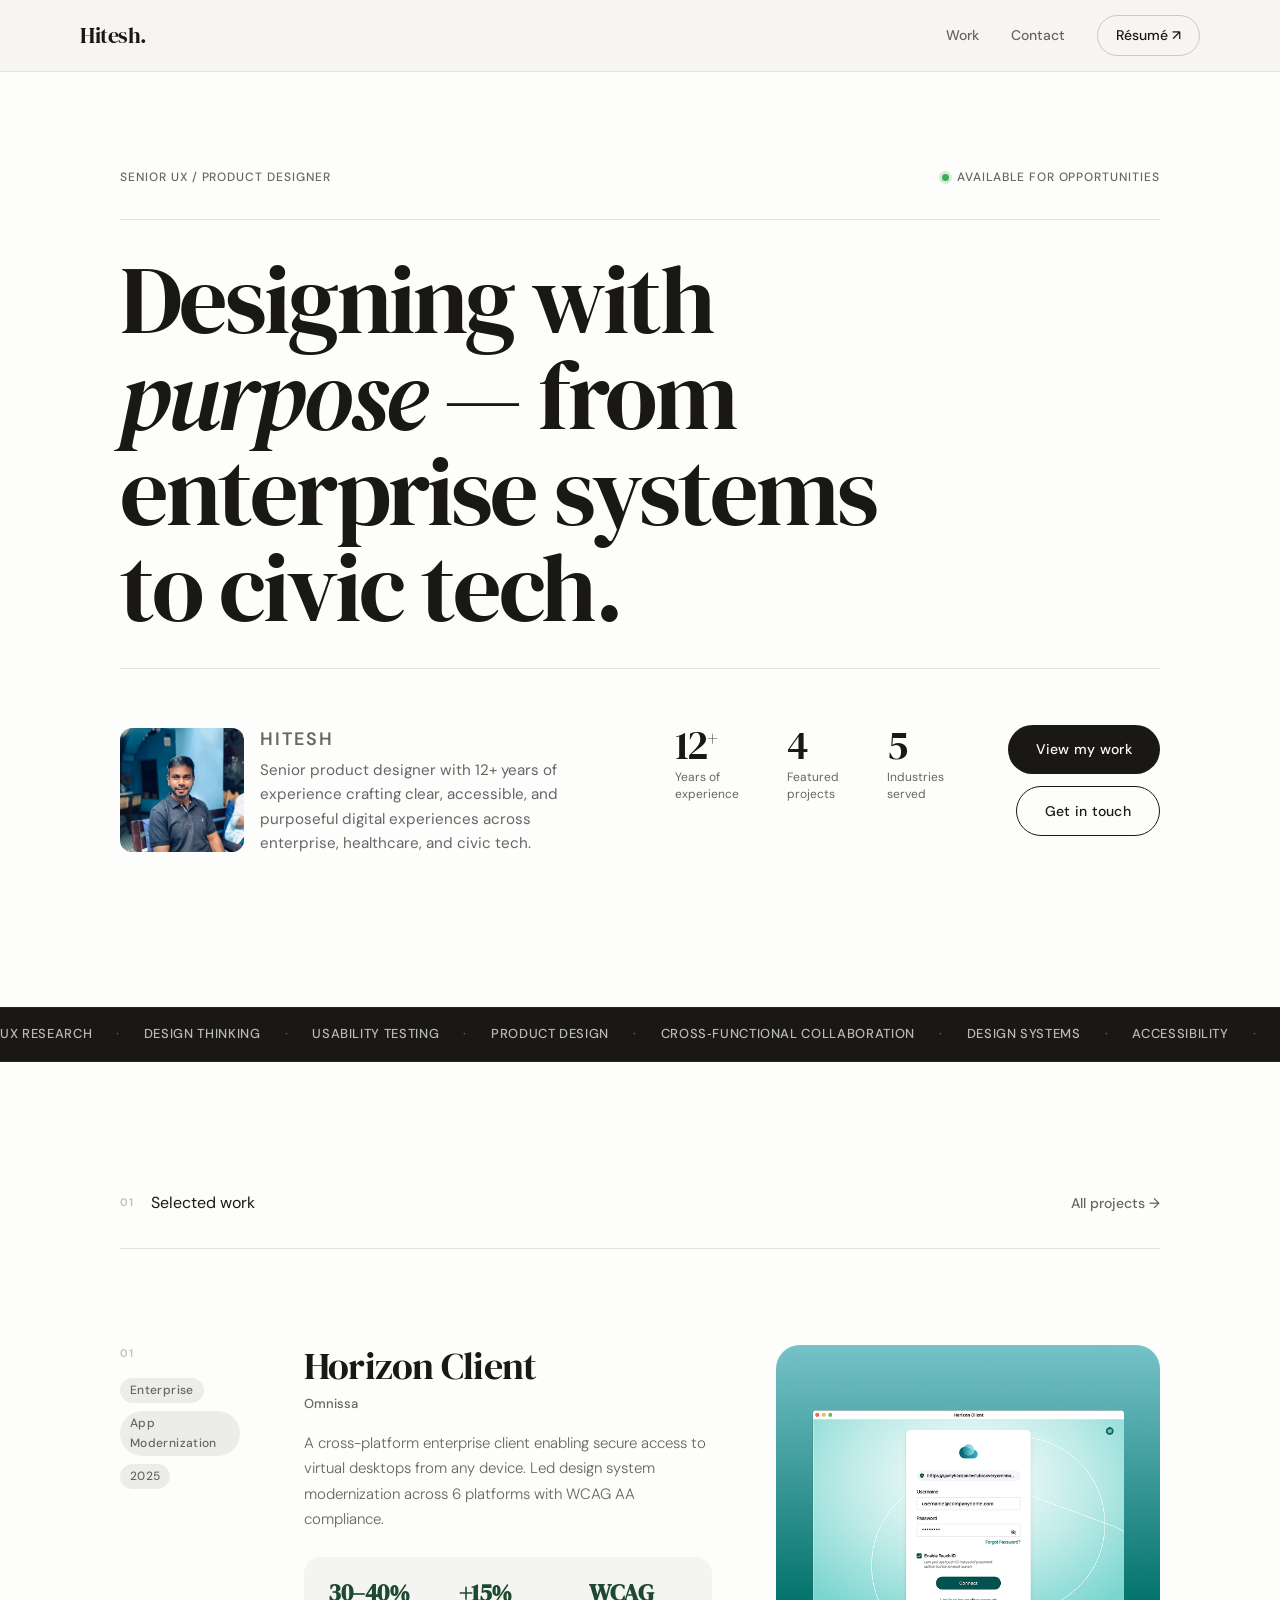
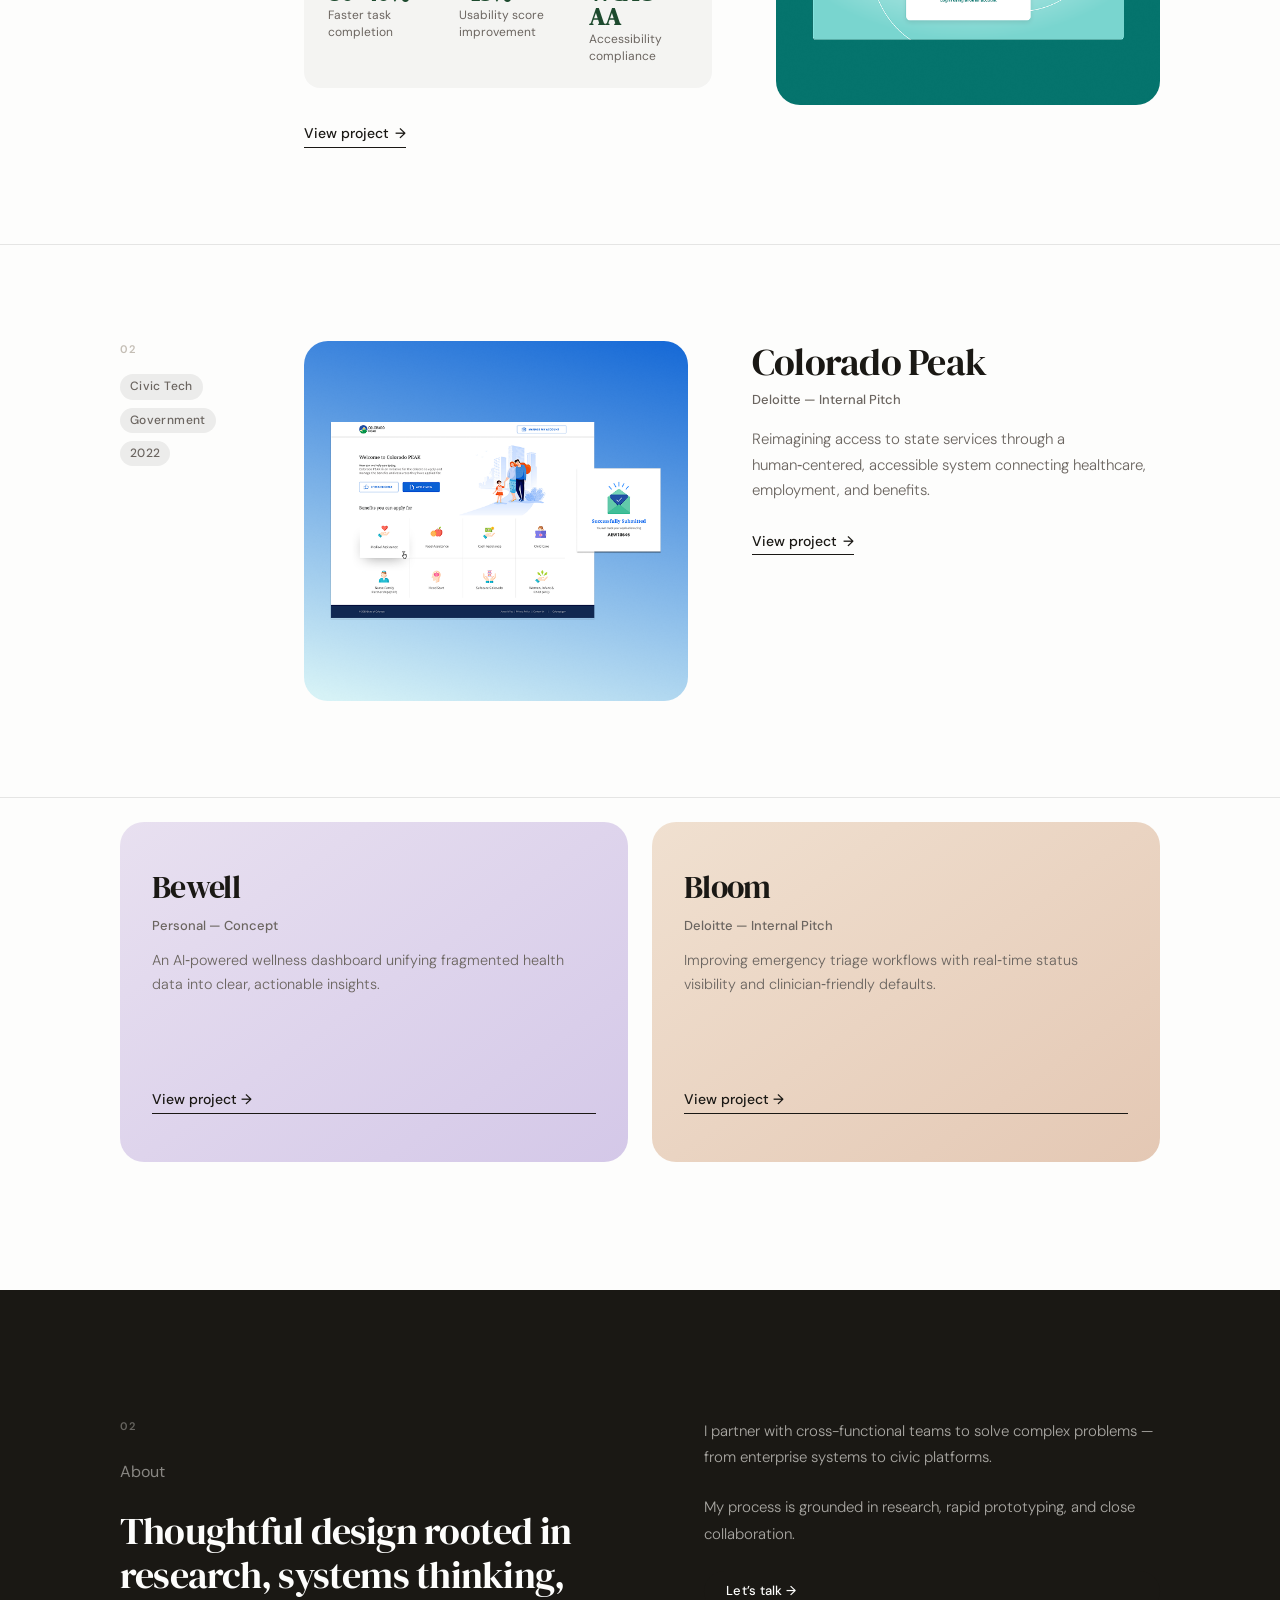
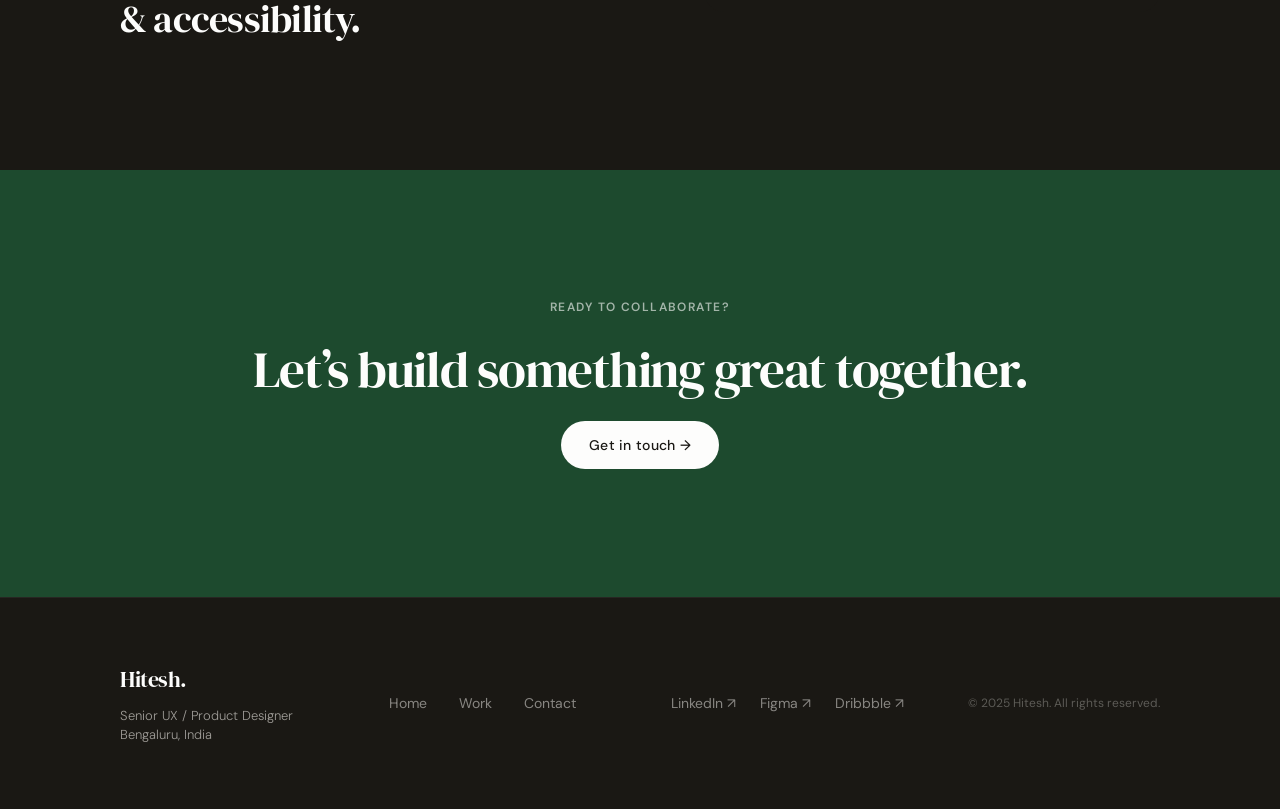
<file: index.html>
<!DOCTYPE html>
<html lang="en">
<head>
  <meta charset="UTF-8" />
  <meta name="viewport" content="width=device-width, initial-scale=1.0" />
  <title>Hitesh — UX / Product Designer</title>

  <!-- Google Fonts -->
  <link rel="preconnect" href="https://fonts.googleapis.com" />
  <link rel="preconnect" href="https://fonts.gstatic.com" crossorigin />
  <link href="https://fonts.googleapis.com/css2?family=DM+Serif+Display:ital@0;1&family=DM+Sans:ital,opsz,wght@0,9..40,300;0,9..40,400;0,9..40,500;0,9..40,600;1,9..40,300;1,9..40,400&display=swap" rel="stylesheet" />

  <link rel="stylesheet" href="style.css" />
</head>

<body>

  <!-- NAV -->
  <nav class="nav">
    <a href="index.html" class="nav-logo">Hitesh.</a>

    <button class="nav-toggle" aria-label="Menu" aria-expanded="false">
      <span></span>
      <span></span>
    </button>

    <div class="nav-links">
      <a href="projects.html" class="nav-link">Work</a>
      <a href="contact.html" class="nav-link">Contact</a>
      <a href="assets/resume/Hitesh%20resume%202026.pdf" target="_blank" rel="noopener" class="nav-link nav-link--resume">Résumé ↗</a>
    </div>
  </nav>

  <!-- HERO -->
  <section class="hero">
    <div class="hero-inner">

      <div class="hero-top">
        <p class="label label--muted">Senior UX / Product Designer</p>
        <div class="hero-availability">
          <span class="dot dot--green"></span>
          <span class="label label--muted">Available for opportunities</span>
        </div>
      </div>

      <div class="rule"></div>

      <h1 class="hero-headline">
        Designing with<br />
        <em>purpose</em> — from<br />
        enterprise systems<br />
        to civic&nbsp;tech.
      </h1>

      <div class="rule"></div>

      <div class="hero-bottom">

        <!-- Profile Card -->
        <div class="profile-card">
          <div class="profile-image">
            <img src="./assets/profile.jpeg" alt="Hitesh – Senior Product Designer" />
          </div>

          <div class="profile-text">
            <h3>Hitesh</h3>
            <p class="profile-description">
              Senior product designer with 12+ years of experience crafting
              clear, accessible, and purposeful digital experiences across enterprise,
              healthcare, and civic tech.
            </p>
          </div>
        </div>

        <!-- Stats -->
        <div class="hero-stats">
          <div class="stat">
            <span class="stat-num">12<sup>+</sup></span>
            <span class="stat-label">Years of<br />experience</span>
          </div>
          <div class="stat">
            <span class="stat-num">4</span>
            <span class="stat-label">Featured<br />projects</span>
          </div>
          <div class="stat">
            <span class="stat-num">5</span>
            <span class="stat-label">Industries<br />served</span>
          </div>
        </div>

        <!-- CTAs -->
        <div class="hero-ctas">
          <a href="projects.html" class="btn btn--primary">View my work</a>
          <a href="contact.html" class="btn btn--ghost">Get in touch</a>
        </div>

      </div>
    </div>
  </section>

  <!-- MARQUEE -->
<div class="marquee-wrapper" aria-hidden="true">
  <div class="marquee-track">
    <span>UX Research</span><span class="sep">·</span>
    <span>Design Thinking</span><span class="sep">·</span>
    <span>Usability Testing</span><span class="sep">·</span>
    <span>Product Design</span><span class="sep">·</span>
    <span>Cross‑functional Collaboration</span><span class="sep">·</span>
    <span>Design Systems</span><span class="sep">·</span>
    <span>Accessibility</span><span class="sep">·</span>
    <span>Prototyping</span><span class="sep">·</span>
    <span>Stakeholder Facilitation</span><span class="sep">·</span>
    <span>Service Design</span><span class="sep">·</span>
    <span>Figma</span><span class="sep">·</span>
  </div>
</div>


  <!-- SELECTED WORK -->
  <section class="section work-section">
    <div class="container">
      <div class="section-header">
        <div class="section-label-group">
          <span class="section-num">01</span>
          <span class="section-label">Selected work</span>
        </div>
        <a href="projects.html" class="text-link">All projects →</a>
      </div>
    </div>

    <!-- Project 01 -->
    <article class="project-row project-row--featured" data-index="01">
      <div class="container">
        <div class="project-row-inner">

          <div class="project-meta">
            <span class="project-num">01</span>
            <div class="project-tags">
              <span class="tag">Enterprise</span>
              <span class="tag">App Modernization</span>
              <span class="tag">2025</span>
            </div>
          </div>

          <div class="project-content">
            <h2 class="project-title">Horizon Client</h2>
            <p class="project-client">Omnissa</p>
            <p class="project-desc">
              A cross-platform enterprise client enabling secure access to virtual desktops
              from any device. Led design system modernization across 6 platforms with WCAG AA compliance.
            </p>

            <div class="project-impact">
              <div class="impact-item">
                <strong>30–40%</strong>
                <span>Faster task completion</span>
              </div>
              <div class="impact-item">
                <strong>+15%</strong>
                <span>Usability score improvement</span>
              </div>
              <div class="impact-item">
                <strong>WCAG AA</strong>
                <span>Accessibility compliance</span>
              </div>
            </div>

            <a href="projects.html" class="project-link">
              View project <span>→</span>
            </a>
          </div>

          <div class="project-visual project-visual--horizon"></div>

        </div>
      </div>
    </article>

    <!-- Project 02 -->
    <article class="project-row" data-index="02">
      <div class="container">
        <div class="project-row-inner project-row-inner--reverse">

          <div class="project-meta">
            <span class="project-num">02</span>
            <div class="project-tags">
              <span class="tag">Civic Tech</span>
              <span class="tag">Government</span>
              <span class="tag">2022</span>
            </div>
          </div>

          <div class="project-content">
            <h2 class="project-title">Colorado Peak</h2>
            <p class="project-client">Deloitte — Internal Pitch</p>
            <p class="project-desc">
              Reimagining access to state services through a human‑centered, accessible system
              connecting healthcare, employment, and benefits.
            </p>

            <a href="projects.html" class="project-link">
              View project <span>→</span>
            </a>
          </div>

          <div class="project-visual project-visual--colorado"></div>

        </div>
      </div>
    </article>

    <!-- Project Grid -->
    <div class="container">
      <div class="project-grid">

        <article class="project-card project-card--bewell" data-index="03">
          <div class="project-card-inner">
            <h2 class="project-card-title">Bewell</h2>
            <p class="project-card-client">Personal — Concept</p>
            <p class="project-card-desc">
              An AI‑powered wellness dashboard unifying fragmented health data into
              clear, actionable insights.
            </p>
            <a href="projects.html" class="project-link">View project →</a>
          </div>
        </article>

        <article class="project-card project-card--bloom" data-index="04">
          <div class="project-card-inner">
            <h2 class="project-card-title">Bloom</h2>
            <p class="project-card-client">Deloitte — Internal Pitch</p>
            <p class="project-card-desc">
              Improving emergency triage workflows with real‑time status visibility
              and clinician‑friendly defaults.
            </p>
            <a href="projects.html" class="project-link">View project →</a>
          </div>
        </article>

      </div>
    </div>
  </section>

  <!-- ABOUT -->
  <section class="section about-section">
    <div class="container">
      <div class="about-inner">

        <div class="about-left">
          <span class="section-num">02</span>
          <span class="section-label">About</span>
          <h2 class="about-headline">
            Thoughtful design rooted in research, systems thinking, & accessibility.
          </h2>
        </div>

        <div class="about-right">
          <p class="about-body">
            I partner with cross-functional teams to solve complex problems —
            from enterprise systems to civic platforms.
          </p>
          <p class="about-body">
            My process is grounded in research, rapid prototyping,
            and close collaboration.
          </p>
          <a href="contact.html" class="btn btn--primary btn--sm">Let’s talk →</a>
        </div>

      </div>
    </div>
  </section>

  <!-- CTA BAND -->
  <section class="cta-band">
    <div class="container">
      <div class="cta-band-inner">
        <p class="cta-band-eyebrow">Ready to collaborate?</p>
        <h2 class="cta-band-headline">
          Let’s build something&nbsp;great&nbsp;together.
        </h2>
        <a href="contact.html" class="btn btn--invert">Get in touch →</a>
      </div>
    </div>
  </section>

  <!-- FOOTER -->
  <footer class="footer">
    <div class="container">
      <div class="footer-inner">

        <div class="footer-brand">
          <a href="index.html" class="nav-logo">Hitesh.</a>
          <p class="footer-tagline">Senior UX / Product Designer<br />Bengaluru, India</p>
        </div>

        <nav class="footer-nav">
          <a href="index.html">Home</a>
          <a href="projects.html">Work</a>
          <a href="contact.html">Contact</a>
        </nav>

        <div class="footer-social">
          <a href="https://www.linkedin.com/in/hitesh-harish/" target="_blank" rel="noopener">LinkedIn ↗</a>
          <a href="https://www.figma.com/@hiteshh" target="_blank" rel="noopener">Figma ↗</a>
          <a href="https://dribbble.com/hiteshdesign" target="_blank" rel="noopener">Dribbble ↗</a>
        </div>

        <p class="footer-copy">© 2025 Hitesh. All rights reserved.</p>

      </div>
    </div>
  </footer>

  <script src="main.js"></script>
</body>
</html>
</file>
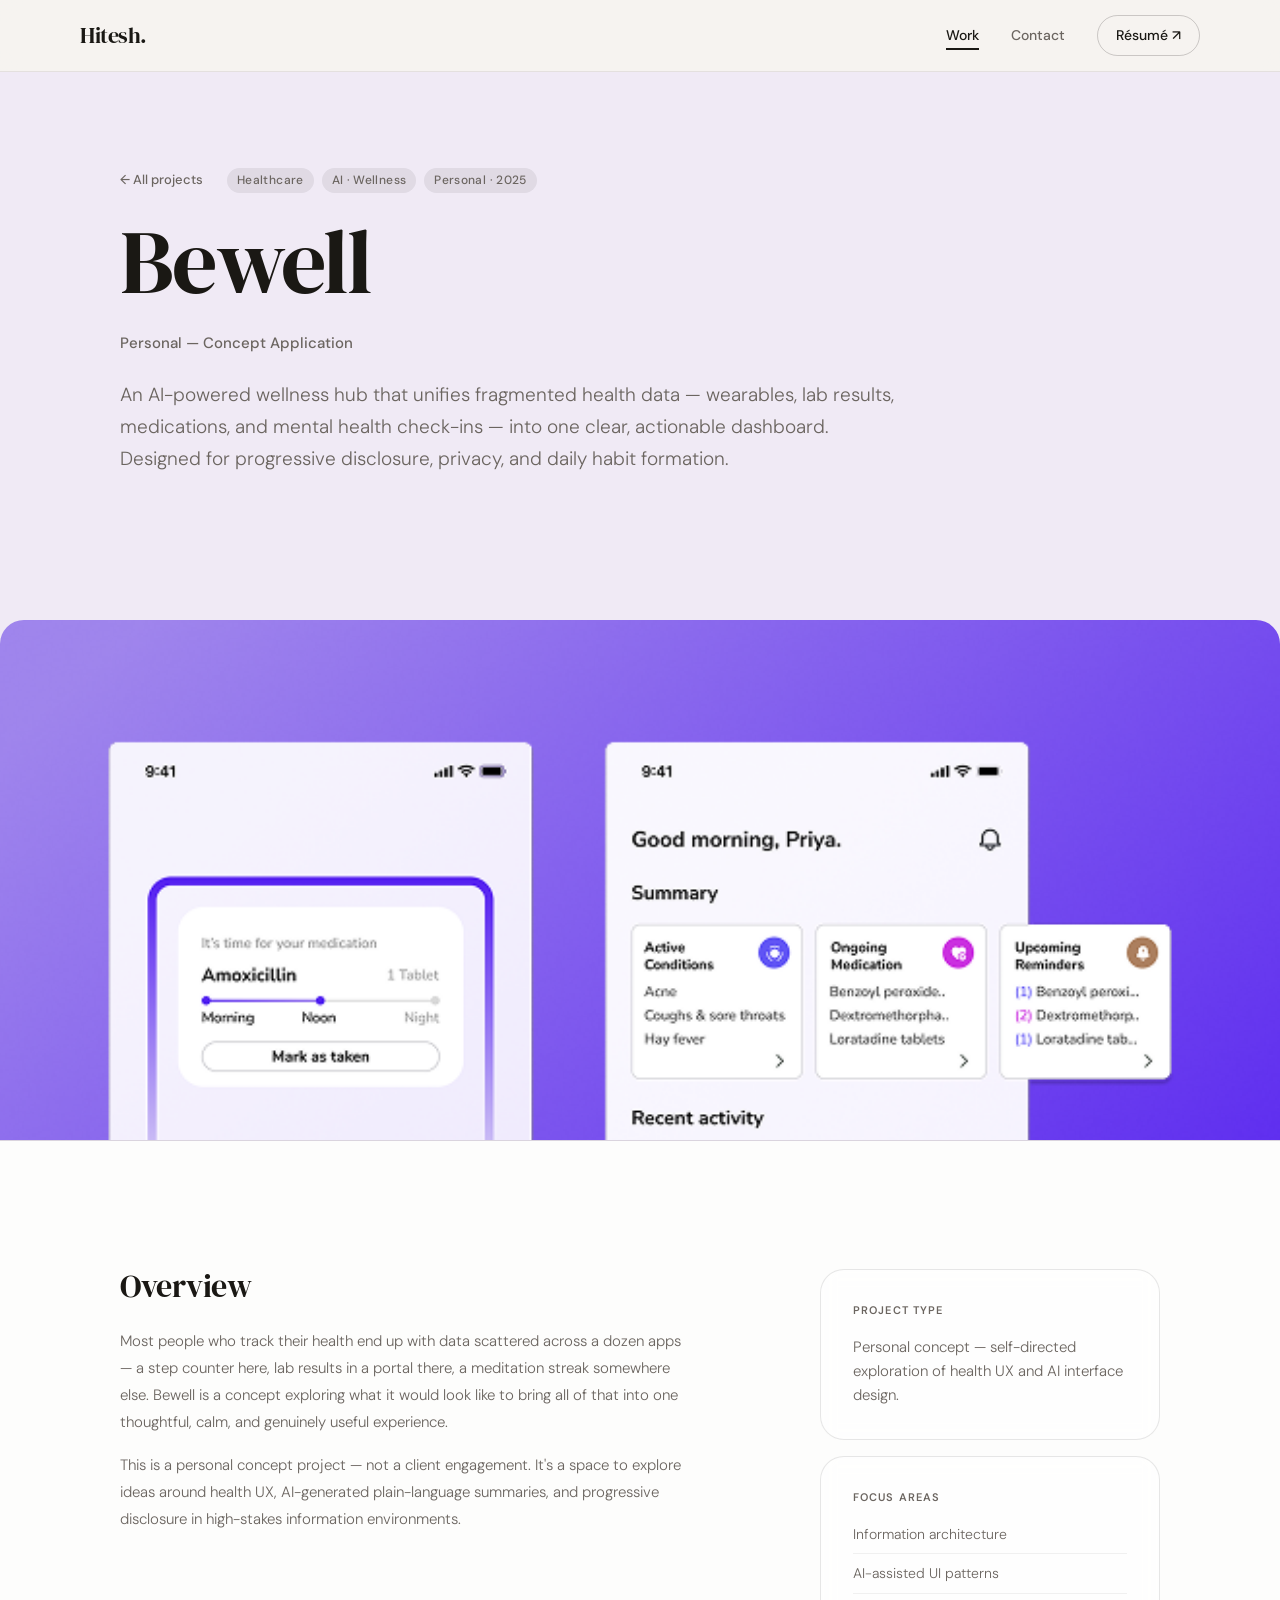
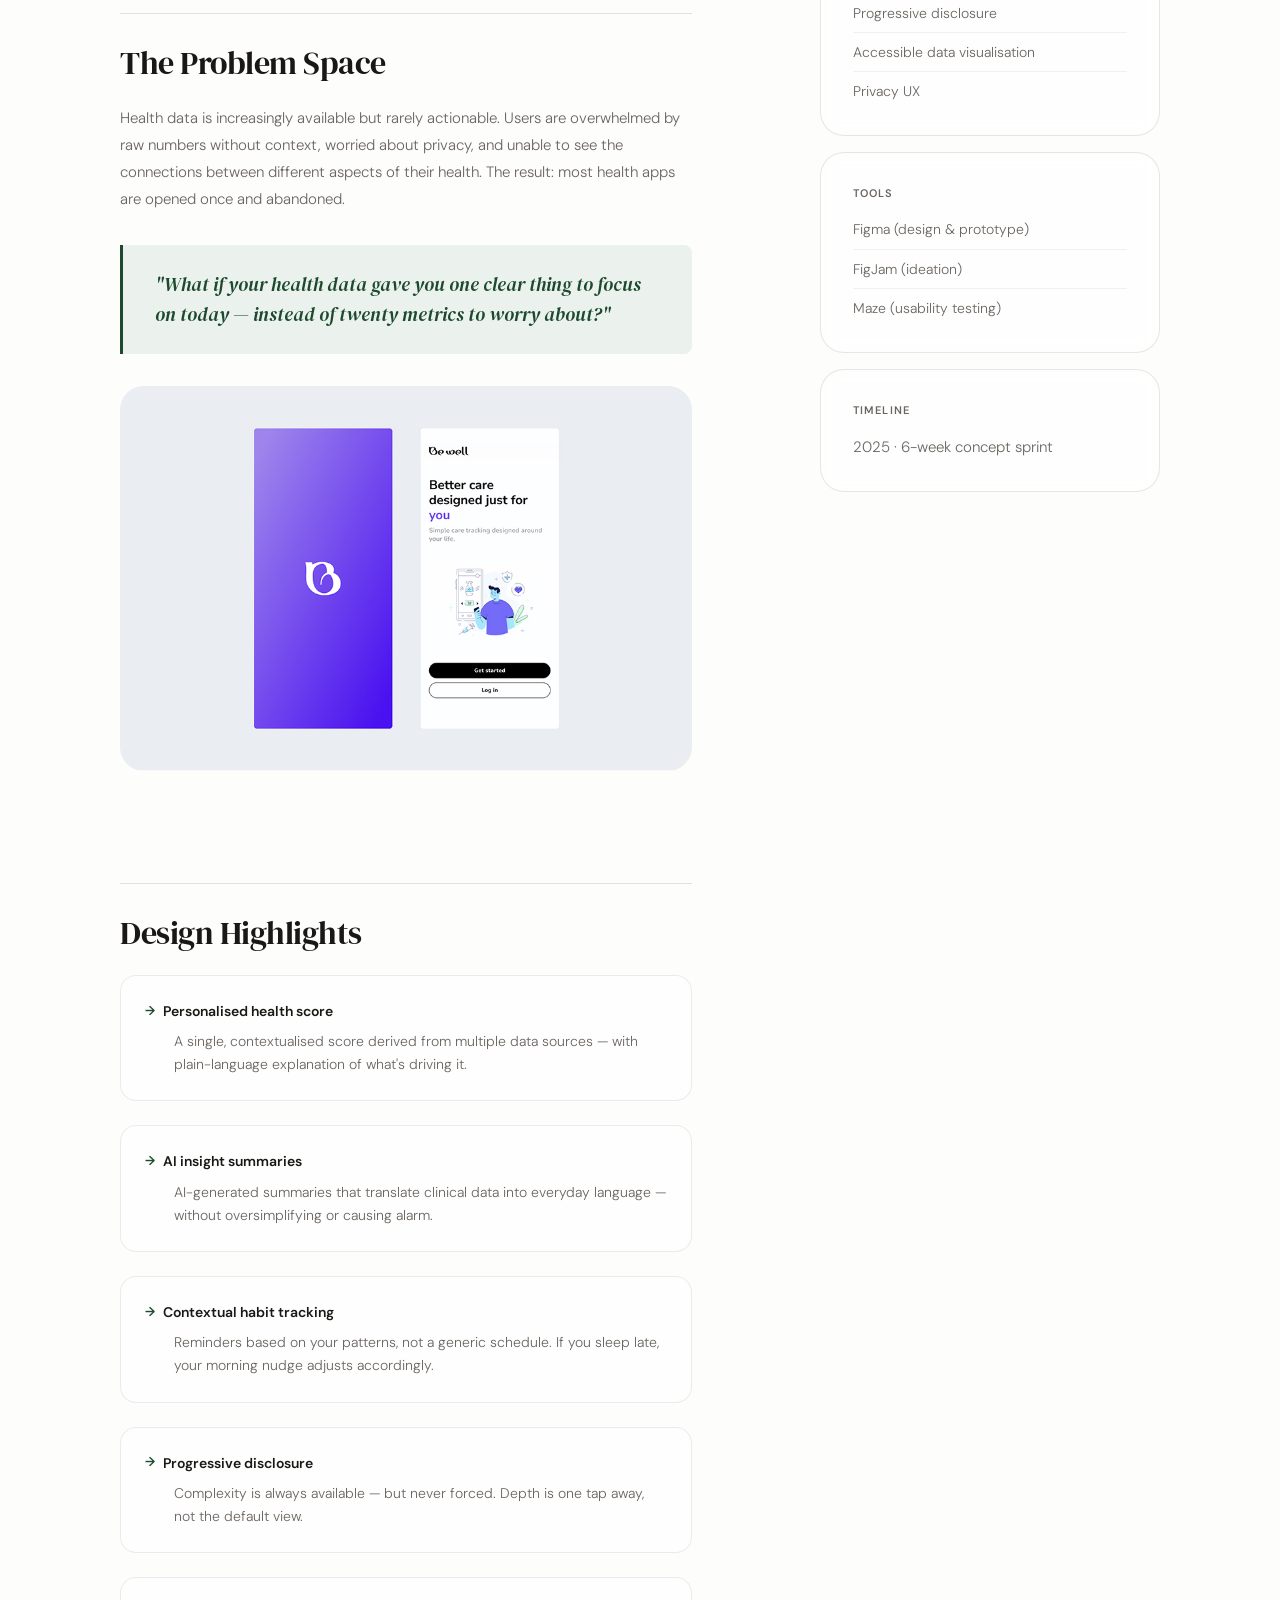
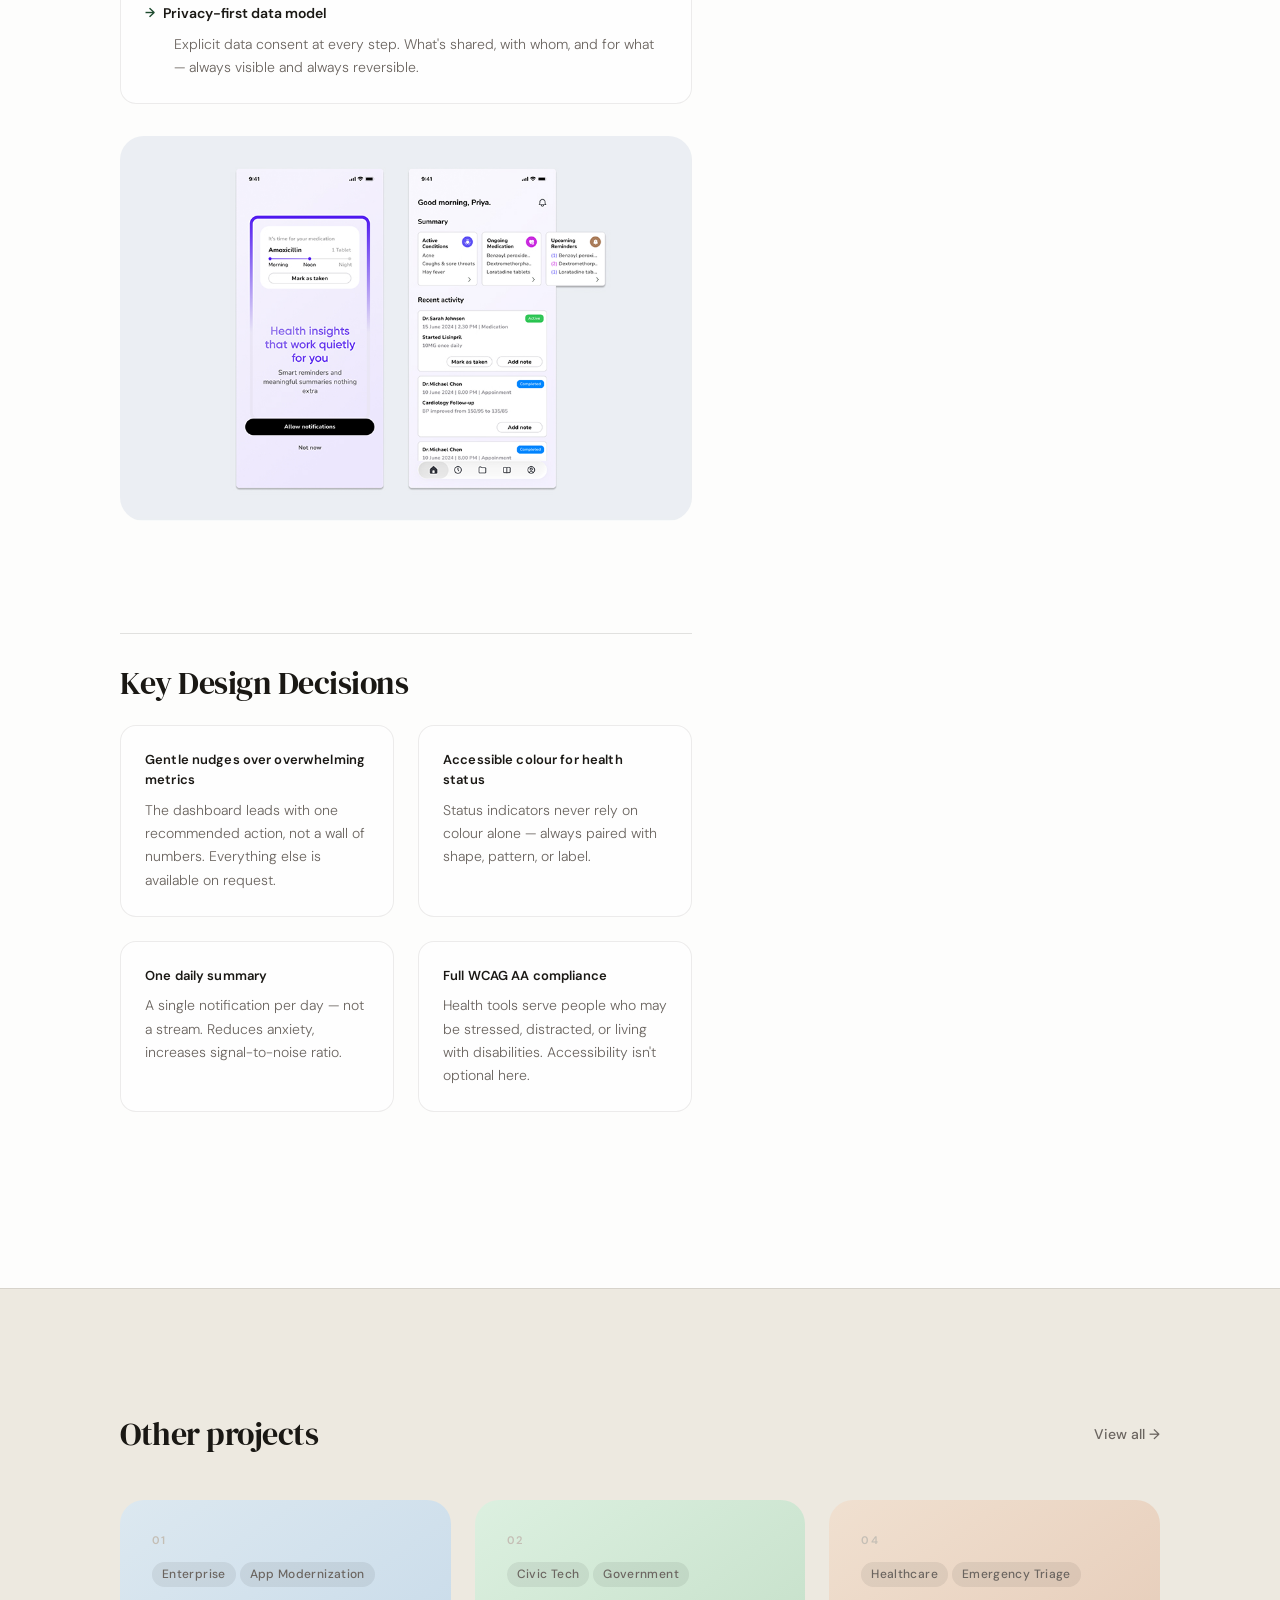
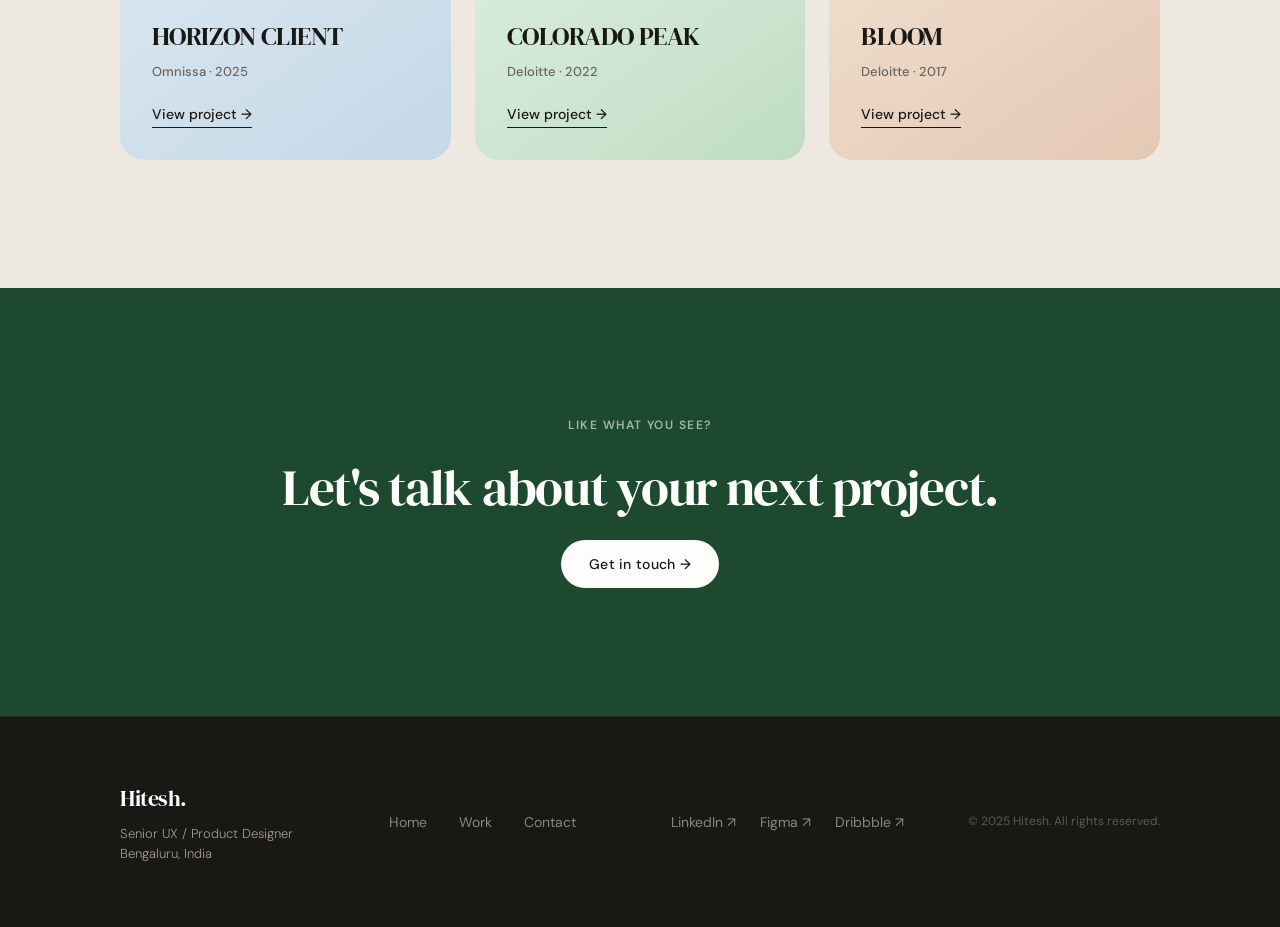
<file: bewell.html>
<!DOCTYPE html>
<html lang="en">
<head>
  <meta charset="UTF-8" />
  <meta name="viewport" content="width=device-width, initial-scale=1.0" />
  <title>Bewell — Hitesh, UX / Product Designer</title>
  <link rel="preconnect" href="https://fonts.googleapis.com" />
  <link rel="preconnect" href="https://fonts.gstatic.com" crossorigin />
  <link href="https://fonts.googleapis.com/css2?family=DM+Serif+Display:ital@0;1&family=DM+Sans:ital,opsz,wght@0,9..40,300;0,9..40,400;0,9..40,500;0,9..40,600;1,9..40,300;1,9..40,400&display=swap" rel="stylesheet" />
  <link rel="stylesheet" href="style.css" />
  <link rel="stylesheet" href="case-study.css" />
</head>
<body>

  <!-- NAV -->
  <nav class="nav">
    <a href="index.html" class="nav-logo">Hitesh.</a>
    <button class="nav-toggle" aria-label="Menu" aria-expanded="false">
      <span></span><span></span>
    </button>
    <div class="nav-links">
      <a href="projects.html" class="nav-link nav-link--active">Work</a>
      <a href="contact.html" class="nav-link">Contact</a>
      <a href="assets/resume/Hitesh%20resume%202026.pdf" target="_blank" rel="noopener" class="nav-link nav-link--resume">Résumé ↗</a>
    </div>
  </nav>

  <!-- CASE STUDY HERO -->
  <header class="cs-hero cs-hero--bewell">
    <div class="container">
      <div class="cs-hero-inner">
        <div class="cs-hero-meta">
          <a href="projects.html" class="cs-back-link">← All projects</a>
          <div class="cs-tags">
            <span class="tag">Healthcare</span>
            <span class="tag">AI · Wellness</span>
            <span class="tag">Personal · 2025</span>
          </div>
        </div>
        <h1 class="cs-hero-title">Bewell</h1>
        <p class="cs-hero-subtitle">Personal — Concept Application</p>
        <p class="cs-hero-lead">
          An AI-powered wellness hub that unifies fragmented health data — wearables, lab results,
          medications, and mental health check-ins — into one clear, actionable dashboard.
          Designed for progressive disclosure, privacy, and daily habit formation.
        </p>
      </div>
    </div>
    <div class="cs-hero-image-wrap">
      <img src="assets/images/projects/bewell.png" alt="Bewell wellness dashboard" class="cs-hero-image" />
    </div>
  </header>

  <!-- MAIN CONTENT -->
  <main class="cs-main">
    <div class="container">
      <div class="cs-layout">

        <!-- LEFT: Body content -->
        <div class="cs-body">

          <section class="cs-section reveal">
            <h2 class="cs-section-heading">Overview</h2>
            <p class="cs-text">
              Most people who track their health end up with data scattered across a dozen apps —
              a step counter here, lab results in a portal there, a meditation streak somewhere else.
              Bewell is a concept exploring what it would look like to bring all of that into
              one thoughtful, calm, and genuinely useful experience.
            </p>
            <p class="cs-text">
              This is a personal concept project — not a client engagement. It's a space to explore
              ideas around health UX, AI-generated plain-language summaries, and progressive disclosure
              in high-stakes information environments.
            </p>
          </section>

          <div class="rule"></div>

          <section class="cs-section reveal">
            <h2 class="cs-section-heading">The Problem Space</h2>
            <p class="cs-text">
              Health data is increasingly available but rarely actionable. Users are overwhelmed
              by raw numbers without context, worried about privacy, and unable to see the connections
              between different aspects of their health. The result: most health apps are opened
              once and abandoned.
            </p>
            <div class="cs-callout">
              <p class="cs-callout-text">
                "What if your health data gave you one clear thing to focus on today —
                instead of twenty metrics to worry about?"
              </p>
            </div>
            <img class="cs-image" src="assets/images/projects/bewell0.jpg" alt="Bewell dashboard overview" />
          </section>

          <div class="rule"></div>

          <section class="cs-section reveal">
            <h2 class="cs-section-heading">Design Highlights</h2>
            <ul class="cs-highlight-list">
              <li>
                <span class="cs-highlight-label">Personalised health score</span>
                <p class="cs-highlight-desc">A single, contextualised score derived from multiple data sources — with plain-language explanation of what's driving it.</p>
              </li>
              <li>
                <span class="cs-highlight-label">AI insight summaries</span>
                <p class="cs-highlight-desc">AI-generated summaries that translate clinical data into everyday language — without oversimplifying or causing alarm.</p>
              </li>
              <li>
                <span class="cs-highlight-label">Contextual habit tracking</span>
                <p class="cs-highlight-desc">Reminders based on your patterns, not a generic schedule. If you sleep late, your morning nudge adjusts accordingly.</p>
              </li>
              <li>
                <span class="cs-highlight-label">Progressive disclosure</span>
                <p class="cs-highlight-desc">Complexity is always available — but never forced. Depth is one tap away, not the default view.</p>
              </li>
              <li>
                <span class="cs-highlight-label">Privacy-first data model</span>
                <p class="cs-highlight-desc">Explicit data consent at every step. What's shared, with whom, and for what — always visible and always reversible.</p>
              </li>
            </ul>
            <img class="cs-image" src="assets/images/projects/bewell1.jpg" alt="Bewell habit tracker and insights" />
          </section>

          <div class="rule"></div>

          <section class="cs-section reveal">
            <h2 class="cs-section-heading">Key Design Decisions</h2>
            <div class="cs-role-grid">
              <div class="cs-role-item">
                <span class="cs-role-label">Gentle nudges over overwhelming metrics</span>
                <p class="cs-role-desc">The dashboard leads with one recommended action, not a wall of numbers. Everything else is available on request.</p>
              </div>
              <div class="cs-role-item">
                <span class="cs-role-label">Accessible colour for health status</span>
                <p class="cs-role-desc">Status indicators never rely on colour alone — always paired with shape, pattern, or label.</p>
              </div>
              <div class="cs-role-item">
                <span class="cs-role-label">One daily summary</span>
                <p class="cs-role-desc">A single notification per day — not a stream. Reduces anxiety, increases signal-to-noise ratio.</p>
              </div>
              <div class="cs-role-item">
                <span class="cs-role-label">Full WCAG AA compliance</span>
                <p class="cs-role-desc">Health tools serve people who may be stressed, distracted, or living with disabilities. Accessibility isn't optional here.</p>
              </div>
            </div>
          </section>

        </div>

        <!-- RIGHT: Sidebar -->
        <aside class="cs-sidebar">
          <div class="cs-sidebar-card reveal">
            <h3 class="cs-aside-heading">Project Type</h3>
            <p class="cs-sidebar-text">Personal concept — self-directed exploration of health UX and AI interface design.</p>
          </div>

          <div class="cs-sidebar-card reveal">
            <h3 class="cs-aside-heading">Focus Areas</h3>
            <ul class="cs-detail-list">
              <li>Information architecture</li>
              <li>AI-assisted UI patterns</li>
              <li>Progressive disclosure</li>
              <li>Accessible data visualisation</li>
              <li>Privacy UX</li>
            </ul>
          </div>

          <div class="cs-sidebar-card reveal">
            <h3 class="cs-aside-heading">Tools</h3>
            <ul class="cs-detail-list">
              <li>Figma (design & prototype)</li>
              <li>FigJam (ideation)</li>
              <li>Maze (usability testing)</li>
            </ul>
          </div>

          <div class="cs-sidebar-card reveal">
            <h3 class="cs-aside-heading">Timeline</h3>
            <p class="cs-sidebar-text">2025 · 6-week concept sprint</p>
          </div>
        </aside>

      </div>
    </div>
  </main>

  <!-- OTHER PROJECTS -->
  <section class="cs-other-projects">
    <div class="container">
      <div class="cs-other-header">
        <h2 class="cs-other-title">Other projects</h2>
        <a href="projects.html" class="text-link">View all →</a>
      </div>
      <div class="cs-other-grid">

        <a href="horizon.html" class="cs-other-card cs-other-card--horizon">
          <div class="cs-other-card-inner">
            <div class="cs-other-num">01</div>
            <div class="cs-other-tags">
              <span class="tag">Enterprise</span>
              <span class="tag">App Modernization</span>
            </div>
            <h3 class="cs-other-name">Horizon Client</h3>
            <p class="cs-other-client">Omnissa · 2025</p>
            <span class="cs-other-cta">View project →</span>
          </div>
        </a>

        <a href="colorado.html" class="cs-other-card cs-other-card--colorado">
          <div class="cs-other-card-inner">
            <div class="cs-other-num">02</div>
            <div class="cs-other-tags">
              <span class="tag">Civic Tech</span>
              <span class="tag">Government</span>
            </div>
            <h3 class="cs-other-name">Colorado Peak</h3>
            <p class="cs-other-client">Deloitte · 2022</p>
            <span class="cs-other-cta">View project →</span>
          </div>
        </a>

        <a href="bloom.html" class="cs-other-card cs-other-card--bloom">
          <div class="cs-other-card-inner">
            <div class="cs-other-num">04</div>
            <div class="cs-other-tags">
              <span class="tag">Healthcare</span>
              <span class="tag">Emergency Triage</span>
            </div>
            <h3 class="cs-other-name">Bloom</h3>
            <p class="cs-other-client">Deloitte · 2017</p>
            <span class="cs-other-cta">View project →</span>
          </div>
        </a>

      </div>
    </div>
  </section>

  <!-- CTA BAND -->
  <section class="cta-band">
    <div class="container">
      <div class="cta-band-inner">
        <p class="cta-band-eyebrow">Like what you see?</p>
        <h2 class="cta-band-headline">Let's talk about your next project.</h2>
        <a href="contact.html" class="btn btn--invert">Get in touch →</a>
      </div>
    </div>
  </section>

  <!-- FOOTER -->
  <footer class="footer">
    <div class="container">
      <div class="footer-inner">
        <div class="footer-brand">
          <a href="index.html" class="nav-logo">Hitesh.</a>
          <p class="footer-tagline">Senior UX / Product Designer<br/>Bengaluru, India</p>
        </div>
        <nav class="footer-nav" aria-label="Footer navigation">
          <a href="index.html">Home</a>
          <a href="projects.html">Work</a>
          <a href="contact.html">Contact</a>
        </nav>
        <div class="footer-social">
          <a href="https://www.linkedin.com/in/hitesh-harish/" target="_blank" rel="noopener">LinkedIn ↗</a>
          <a href="https://www.figma.com/@hiteshh" target="_blank" rel="noopener">Figma ↗</a>
          <a href="https://dribbble.com/hiteshdesign" target="_blank" rel="noopener">Dribbble ↗</a>
        </div>
        <p class="footer-copy">© 2025 Hitesh. All rights reserved.</p>
      </div>
    </div>
  </footer>

  <script src="main.js"></script>
  <script src="case-study.js"></script>
</body>
</html>
</file>
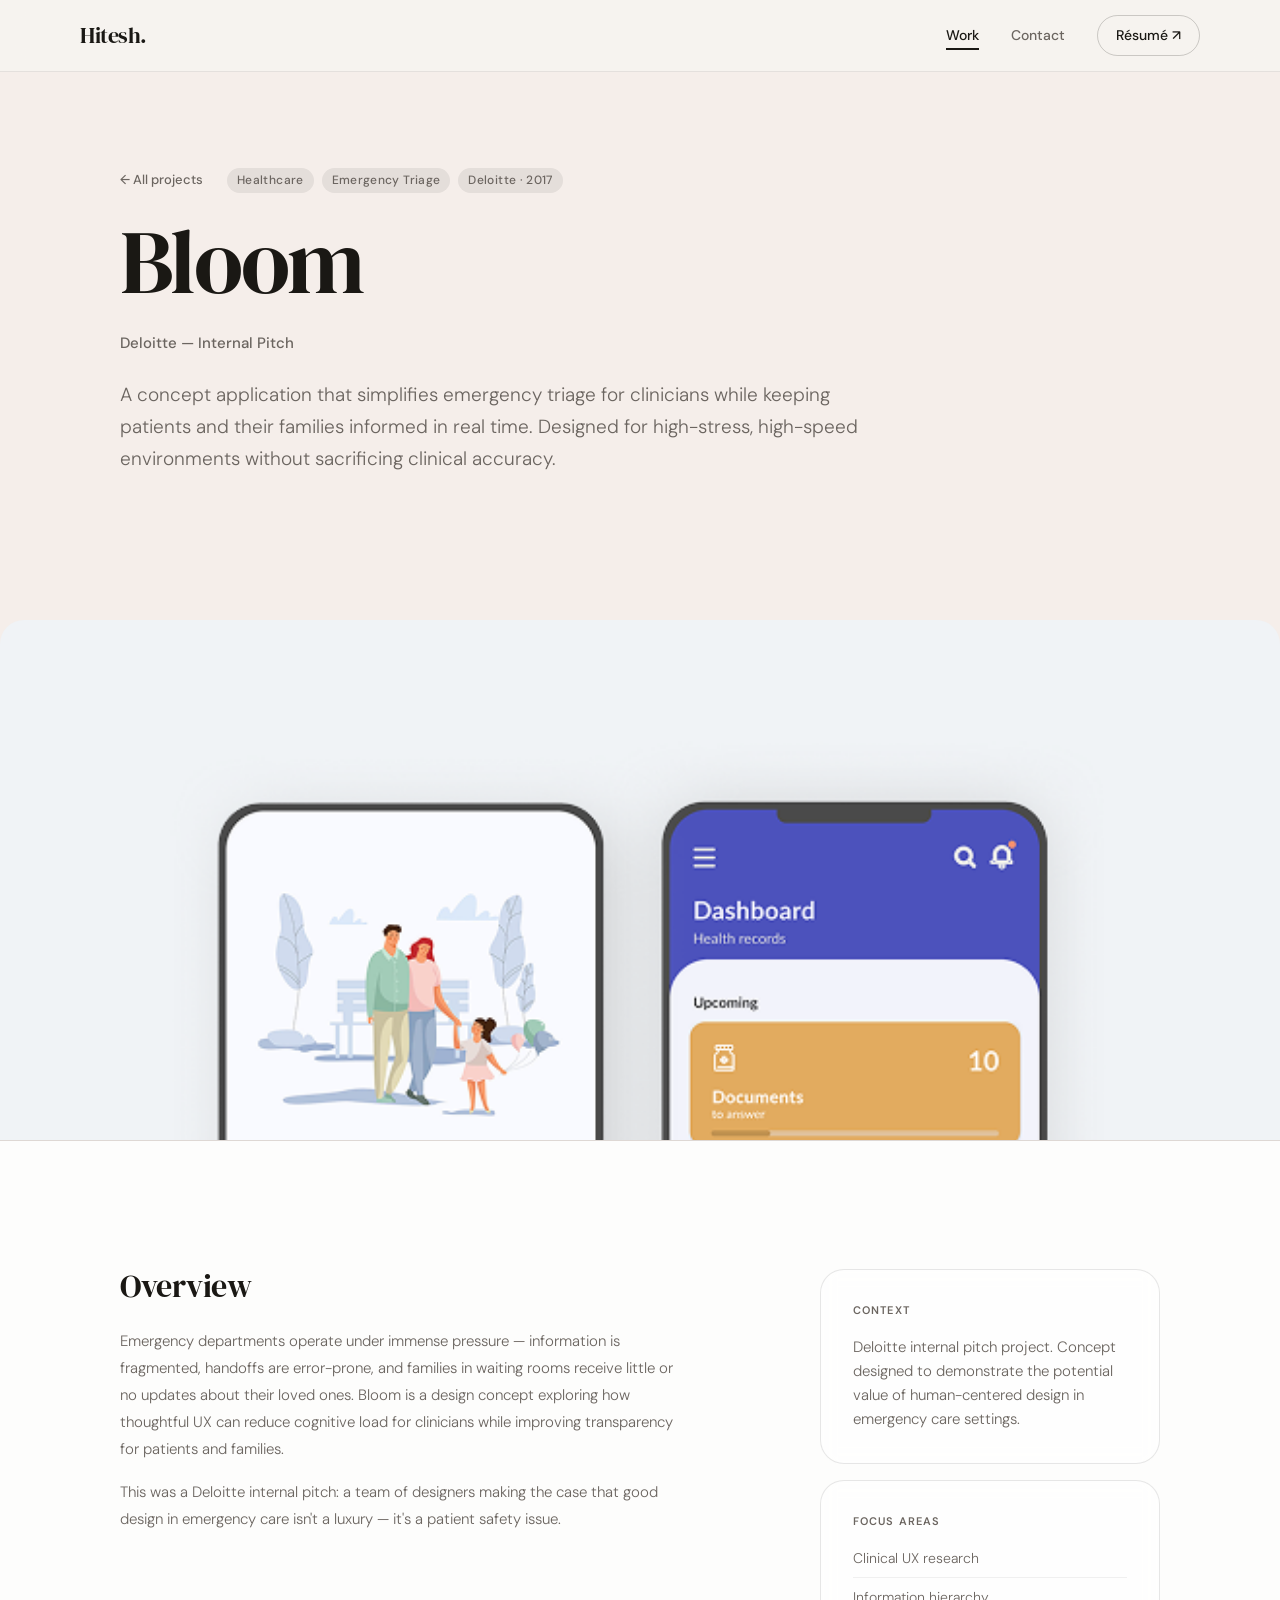
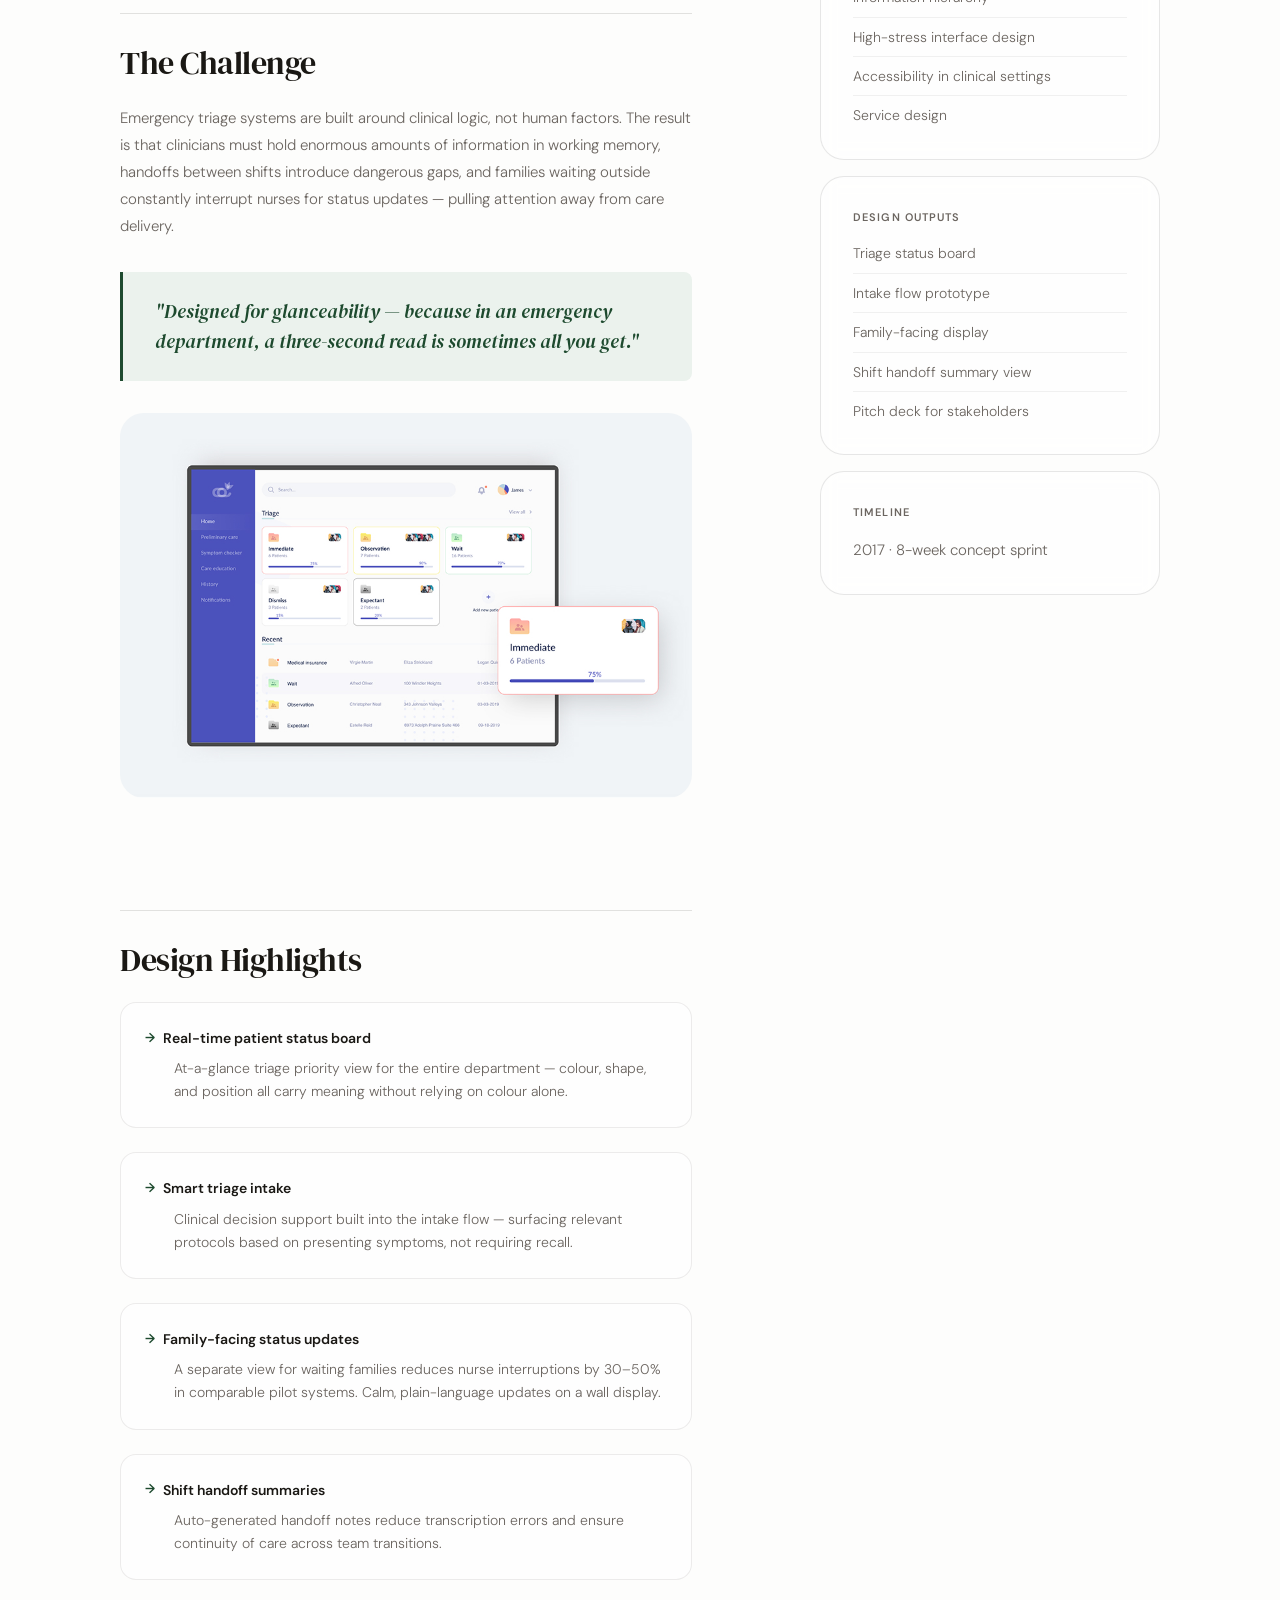
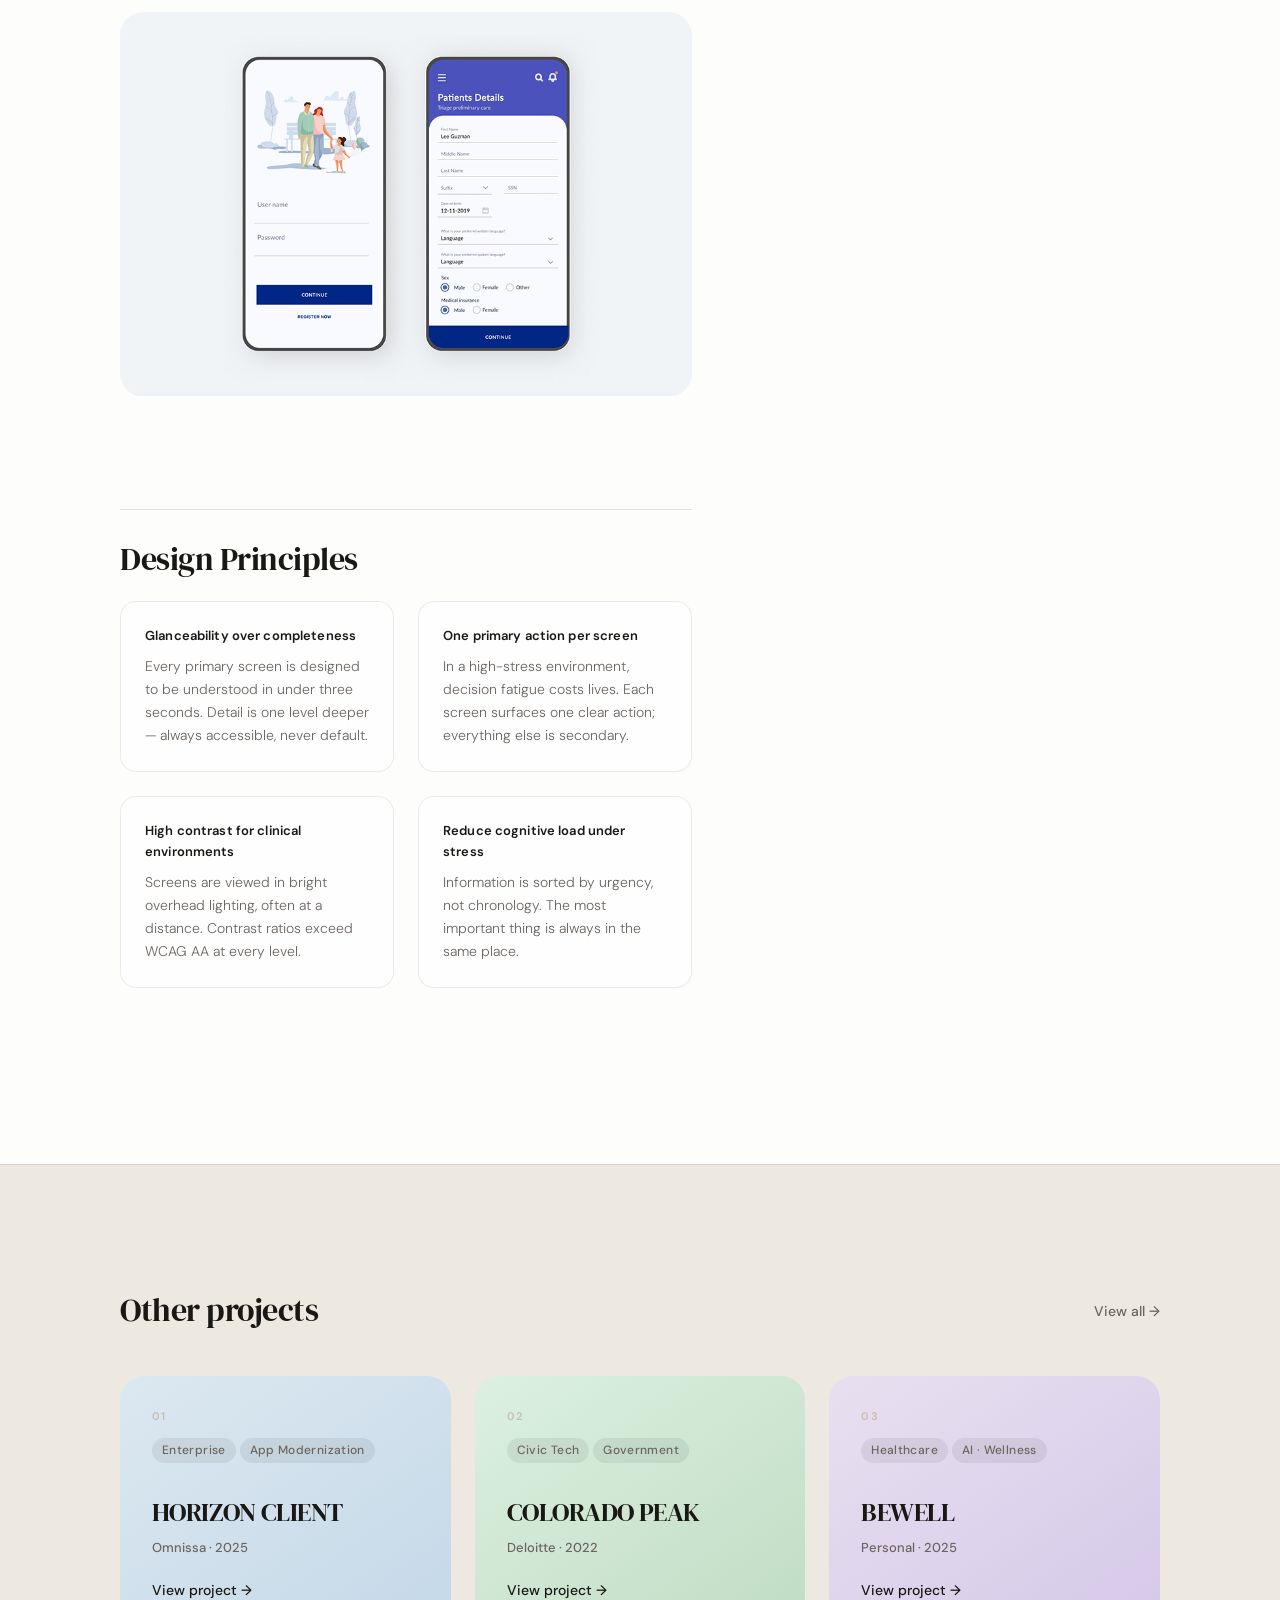
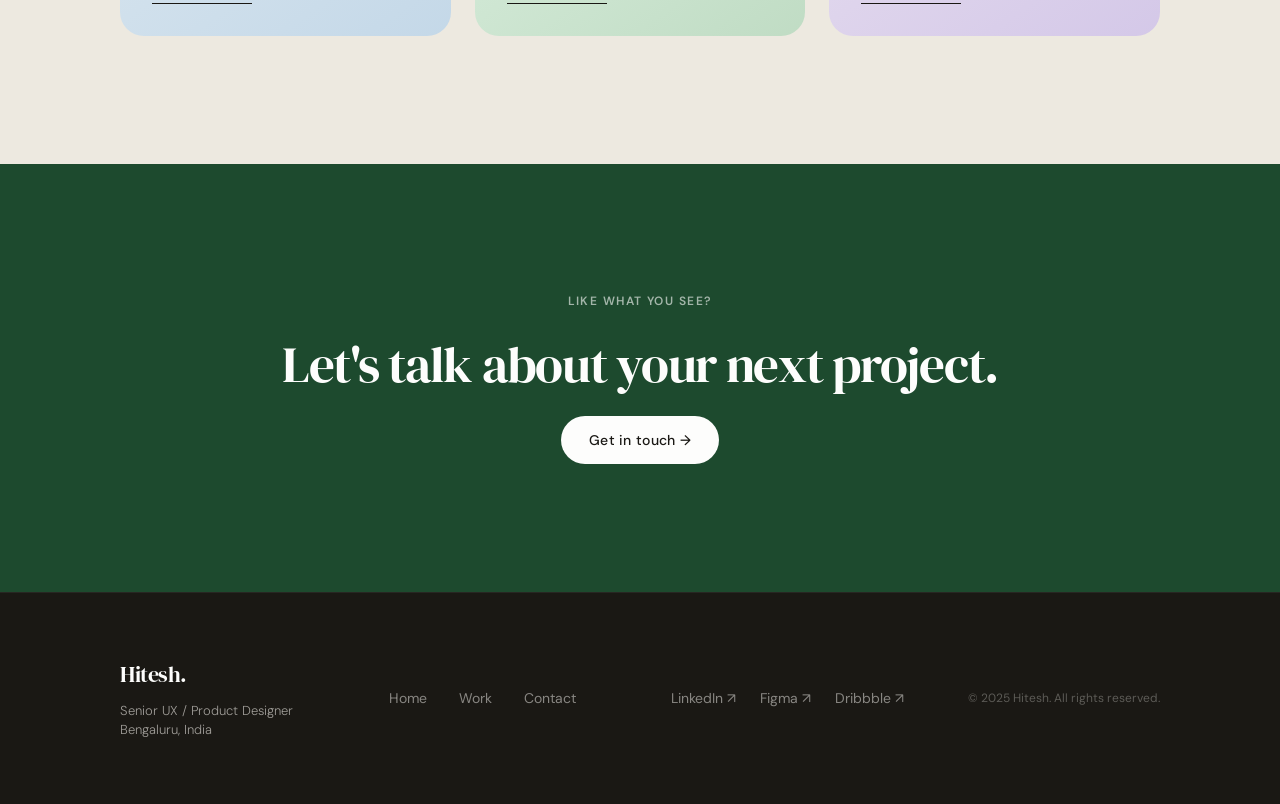
<file: bloom.html>
<!DOCTYPE html>
<html lang="en">
<head>
  <meta charset="UTF-8" />
  <meta name="viewport" content="width=device-width, initial-scale=1.0" />
  <title>Bloom — Hitesh, UX / Product Designer</title>
  <link rel="preconnect" href="https://fonts.googleapis.com" />
  <link rel="preconnect" href="https://fonts.gstatic.com" crossorigin />
  <link href="https://fonts.googleapis.com/css2?family=DM+Serif+Display:ital@0;1&family=DM+Sans:ital,opsz,wght@0,9..40,300;0,9..40,400;0,9..40,500;0,9..40,600;1,9..40,300;1,9..40,400&display=swap" rel="stylesheet" />
  <link rel="stylesheet" href="style.css" />
  <link rel="stylesheet" href="case-study.css" />
</head>
<body>

  <!-- NAV -->
  <nav class="nav">
    <a href="index.html" class="nav-logo">Hitesh.</a>
    <button class="nav-toggle" aria-label="Menu" aria-expanded="false">
      <span></span><span></span>
    </button>
    <div class="nav-links">
      <a href="projects.html" class="nav-link nav-link--active">Work</a>
      <a href="contact.html" class="nav-link">Contact</a>
      <a href="assets/resume/Hitesh%20resume%202026.pdf" target="_blank" rel="noopener" class="nav-link nav-link--resume">Résumé ↗</a>
    </div>
  </nav>

  <!-- CASE STUDY HERO -->
  <header class="cs-hero cs-hero--bloom">
    <div class="container">
      <div class="cs-hero-inner">
        <div class="cs-hero-meta">
          <a href="projects.html" class="cs-back-link">← All projects</a>
          <div class="cs-tags">
            <span class="tag">Healthcare</span>
            <span class="tag">Emergency Triage</span>
            <span class="tag">Deloitte · 2017</span>
          </div>
        </div>
        <h1 class="cs-hero-title">Bloom</h1>
        <p class="cs-hero-subtitle">Deloitte — Internal Pitch</p>
        <p class="cs-hero-lead">
          A concept application that simplifies emergency triage for clinicians while keeping
          patients and their families informed in real time. Designed for high-stress, high-speed
          environments without sacrificing clinical accuracy.
        </p>
      </div>
    </div>
    <div class="cs-hero-image-wrap">
      <img src="assets/images/projects/bloom.png" alt="Bloom emergency triage interface" class="cs-hero-image" />
    </div>
  </header>

  <!-- MAIN CONTENT -->
  <main class="cs-main">
    <div class="container">
      <div class="cs-layout">

        <!-- LEFT: Body content -->
        <div class="cs-body">

          <section class="cs-section reveal">
            <h2 class="cs-section-heading">Overview</h2>
            <p class="cs-text">
              Emergency departments operate under immense pressure — information is fragmented,
              handoffs are error-prone, and families in waiting rooms receive little or no
              updates about their loved ones. Bloom is a design concept exploring how thoughtful
              UX can reduce cognitive load for clinicians while improving transparency
              for patients and families.
            </p>
            <p class="cs-text">
              This was a Deloitte internal pitch: a team of designers making the case that
              good design in emergency care isn't a luxury — it's a patient safety issue.
            </p>
          </section>

          <div class="rule"></div>

          <section class="cs-section reveal">
            <h2 class="cs-section-heading">The Challenge</h2>
            <p class="cs-text">
              Emergency triage systems are built around clinical logic, not human factors.
              The result is that clinicians must hold enormous amounts of information in working
              memory, handoffs between shifts introduce dangerous gaps, and families waiting
              outside constantly interrupt nurses for status updates — pulling attention away
              from care delivery.
            </p>
            <div class="cs-callout">
              <p class="cs-callout-text">
                "Designed for glanceability — because in an emergency department,
                a three-second read is sometimes all you get."
              </p>
            </div>
            <img class="cs-image" src="assets/images/projects/bloom0.jpg" alt="Bloom triage board design" />
          </section>

          <div class="rule"></div>

          <section class="cs-section reveal">
            <h2 class="cs-section-heading">Design Highlights</h2>
            <ul class="cs-highlight-list">
              <li>
                <span class="cs-highlight-label">Real-time patient status board</span>
                <p class="cs-highlight-desc">At-a-glance triage priority view for the entire department — colour, shape, and position all carry meaning without relying on colour alone.</p>
              </li>
              <li>
                <span class="cs-highlight-label">Smart triage intake</span>
                <p class="cs-highlight-desc">Clinical decision support built into the intake flow — surfacing relevant protocols based on presenting symptoms, not requiring recall.</p>
              </li>
              <li>
                <span class="cs-highlight-label">Family-facing status updates</span>
                <p class="cs-highlight-desc">A separate view for waiting families reduces nurse interruptions by 30–50% in comparable pilot systems. Calm, plain-language updates on a wall display.</p>
              </li>
              <li>
                <span class="cs-highlight-label">Shift handoff summaries</span>
                <p class="cs-highlight-desc">Auto-generated handoff notes reduce transcription errors and ensure continuity of care across team transitions.</p>
              </li>
            </ul>
            <img class="cs-image" src="assets/images/projects/bloom1.jpg" alt="Bloom family-facing status and handoff screens" />
          </section>

          <div class="rule"></div>

          <section class="cs-section reveal">
            <h2 class="cs-section-heading">Design Principles</h2>
            <div class="cs-role-grid">
              <div class="cs-role-item">
                <span class="cs-role-label">Glanceability over completeness</span>
                <p class="cs-role-desc">Every primary screen is designed to be understood in under three seconds. Detail is one level deeper — always accessible, never default.</p>
              </div>
              <div class="cs-role-item">
                <span class="cs-role-label">One primary action per screen</span>
                <p class="cs-role-desc">In a high-stress environment, decision fatigue costs lives. Each screen surfaces one clear action; everything else is secondary.</p>
              </div>
              <div class="cs-role-item">
                <span class="cs-role-label">High contrast for clinical environments</span>
                <p class="cs-role-desc">Screens are viewed in bright overhead lighting, often at a distance. Contrast ratios exceed WCAG AA at every level.</p>
              </div>
              <div class="cs-role-item">
                <span class="cs-role-label">Reduce cognitive load under stress</span>
                <p class="cs-role-desc">Information is sorted by urgency, not chronology. The most important thing is always in the same place.</p>
              </div>
            </div>
          </section>

        </div>

        <!-- RIGHT: Sidebar -->
        <aside class="cs-sidebar">
          <div class="cs-sidebar-card reveal">
            <h3 class="cs-aside-heading">Context</h3>
            <p class="cs-sidebar-text">Deloitte internal pitch project. Concept designed to demonstrate the potential value of human-centered design in emergency care settings.</p>
          </div>

          <div class="cs-sidebar-card reveal">
            <h3 class="cs-aside-heading">Focus Areas</h3>
            <ul class="cs-detail-list">
              <li>Clinical UX research</li>
              <li>Information hierarchy</li>
              <li>High-stress interface design</li>
              <li>Accessibility in clinical settings</li>
              <li>Service design</li>
            </ul>
          </div>

          <div class="cs-sidebar-card reveal">
            <h3 class="cs-aside-heading">Design Outputs</h3>
            <ul class="cs-detail-list">
              <li>Triage status board</li>
              <li>Intake flow prototype</li>
              <li>Family-facing display</li>
              <li>Shift handoff summary view</li>
              <li>Pitch deck for stakeholders</li>
            </ul>
          </div>

          <div class="cs-sidebar-card reveal">
            <h3 class="cs-aside-heading">Timeline</h3>
            <p class="cs-sidebar-text">2017 · 8-week concept sprint</p>
          </div>
        </aside>

      </div>
    </div>
  </main>

  <!-- OTHER PROJECTS -->
  <section class="cs-other-projects">
    <div class="container">
      <div class="cs-other-header">
        <h2 class="cs-other-title">Other projects</h2>
        <a href="projects.html" class="text-link">View all →</a>
      </div>
      <div class="cs-other-grid">

        <a href="horizon.html" class="cs-other-card cs-other-card--horizon">
          <div class="cs-other-card-inner">
            <div class="cs-other-num">01</div>
            <div class="cs-other-tags">
              <span class="tag">Enterprise</span>
              <span class="tag">App Modernization</span>
            </div>
            <h3 class="cs-other-name">Horizon Client</h3>
            <p class="cs-other-client">Omnissa · 2025</p>
            <span class="cs-other-cta">View project →</span>
          </div>
        </a>

        <a href="colorado.html" class="cs-other-card cs-other-card--colorado">
          <div class="cs-other-card-inner">
            <div class="cs-other-num">02</div>
            <div class="cs-other-tags">
              <span class="tag">Civic Tech</span>
              <span class="tag">Government</span>
            </div>
            <h3 class="cs-other-name">Colorado Peak</h3>
            <p class="cs-other-client">Deloitte · 2022</p>
            <span class="cs-other-cta">View project →</span>
          </div>
        </a>

        <a href="bewell.html" class="cs-other-card cs-other-card--bewell">
          <div class="cs-other-card-inner">
            <div class="cs-other-num">03</div>
            <div class="cs-other-tags">
              <span class="tag">Healthcare</span>
              <span class="tag">AI · Wellness</span>
            </div>
            <h3 class="cs-other-name">Bewell</h3>
            <p class="cs-other-client">Personal · 2025</p>
            <span class="cs-other-cta">View project →</span>
          </div>
        </a>

      </div>
    </div>
  </section>

  <!-- CTA BAND -->
  <section class="cta-band">
    <div class="container">
      <div class="cta-band-inner">
        <p class="cta-band-eyebrow">Like what you see?</p>
        <h2 class="cta-band-headline">Let's talk about your next project.</h2>
        <a href="contact.html" class="btn btn--invert">Get in touch →</a>
      </div>
    </div>
  </section>

  <!-- FOOTER -->
  <footer class="footer">
    <div class="container">
      <div class="footer-inner">
        <div class="footer-brand">
          <a href="index.html" class="nav-logo">Hitesh.</a>
          <p class="footer-tagline">Senior UX / Product Designer<br/>Bengaluru, India</p>
        </div>
        <nav class="footer-nav" aria-label="Footer navigation">
          <a href="index.html">Home</a>
          <a href="projects.html">Work</a>
          <a href="contact.html">Contact</a>
        </nav>
        <div class="footer-social">
          <a href="https://www.linkedin.com/in/hitesh-harish/" target="_blank" rel="noopener">LinkedIn ↗</a>
          <a href="https://www.figma.com/@hiteshh" target="_blank" rel="noopener">Figma ↗</a>
          <a href="https://dribbble.com/hiteshdesign" target="_blank" rel="noopener">Dribbble ↗</a>
        </div>
        <p class="footer-copy">© 2025 Hitesh. All rights reserved.</p>
      </div>
    </div>
  </footer>

  <script src="main.js"></script>
  <script src="case-study.js"></script>
</body>
</html>
</file>
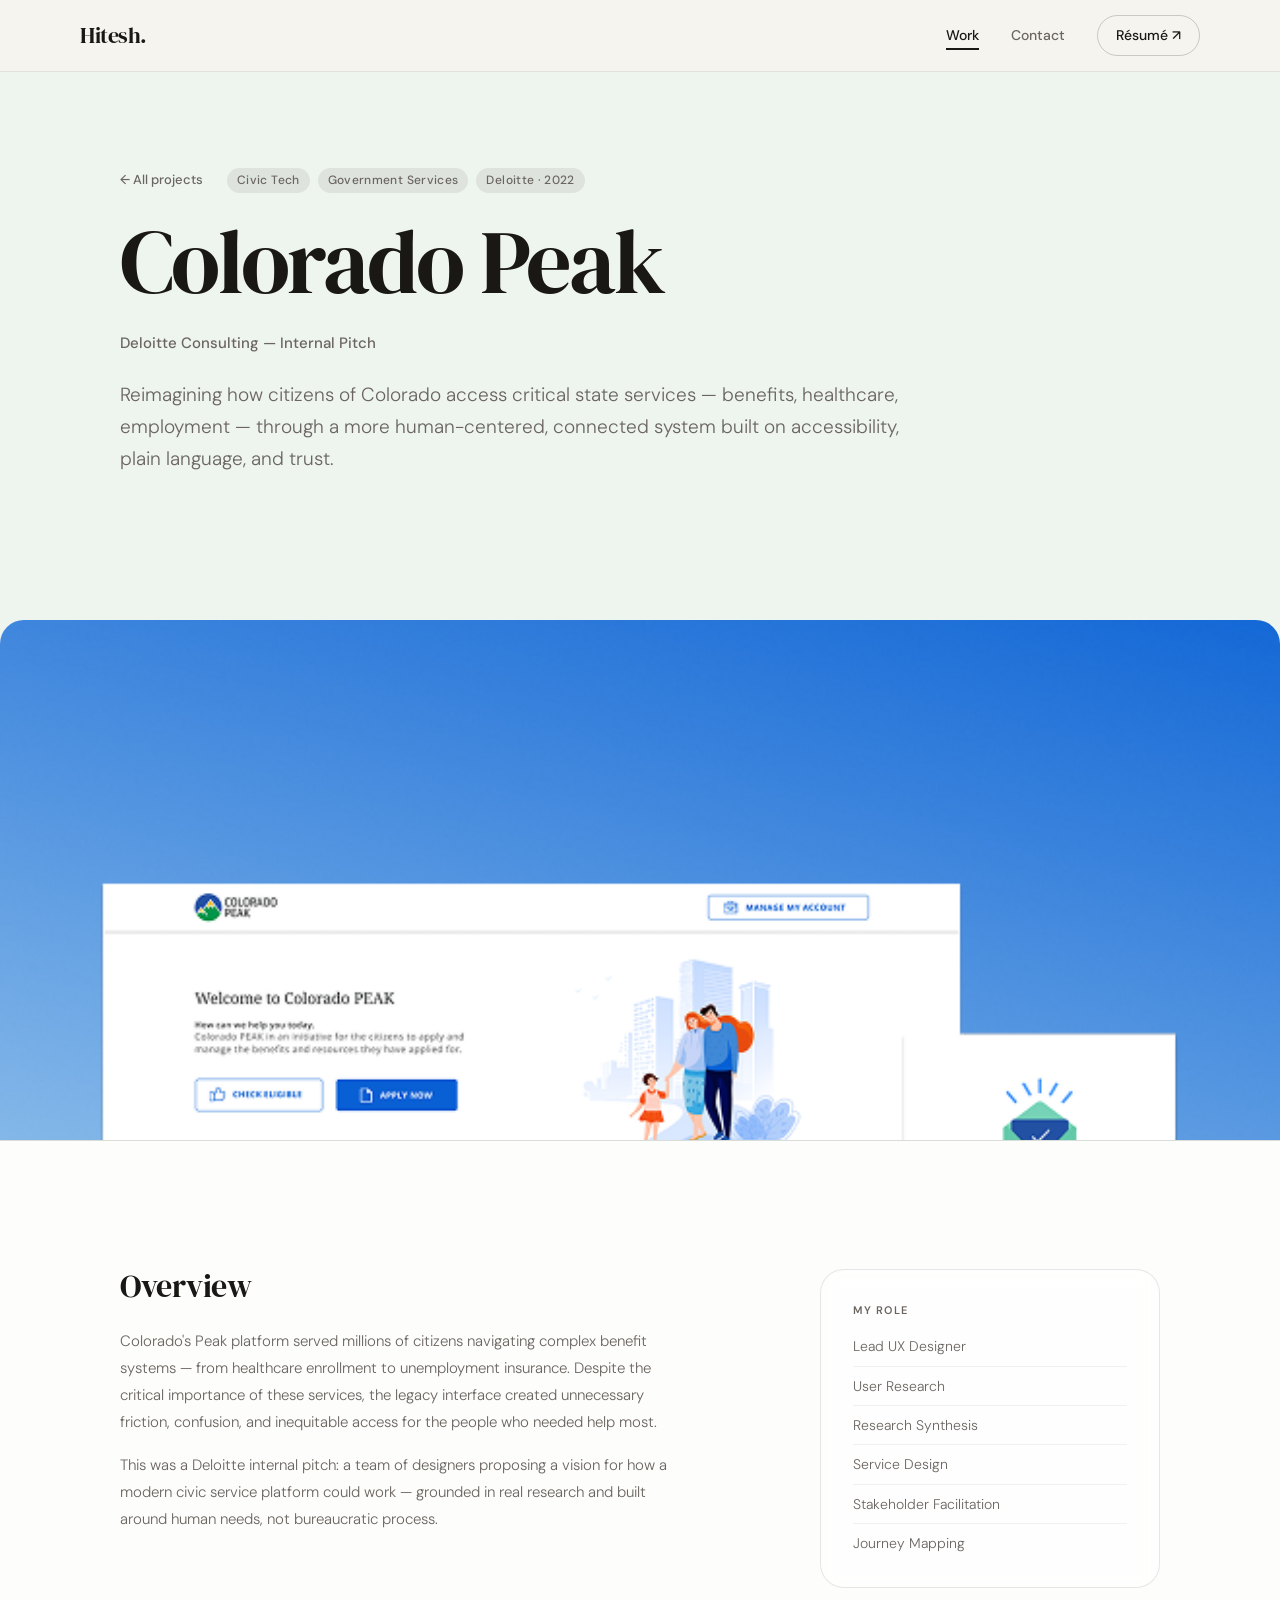
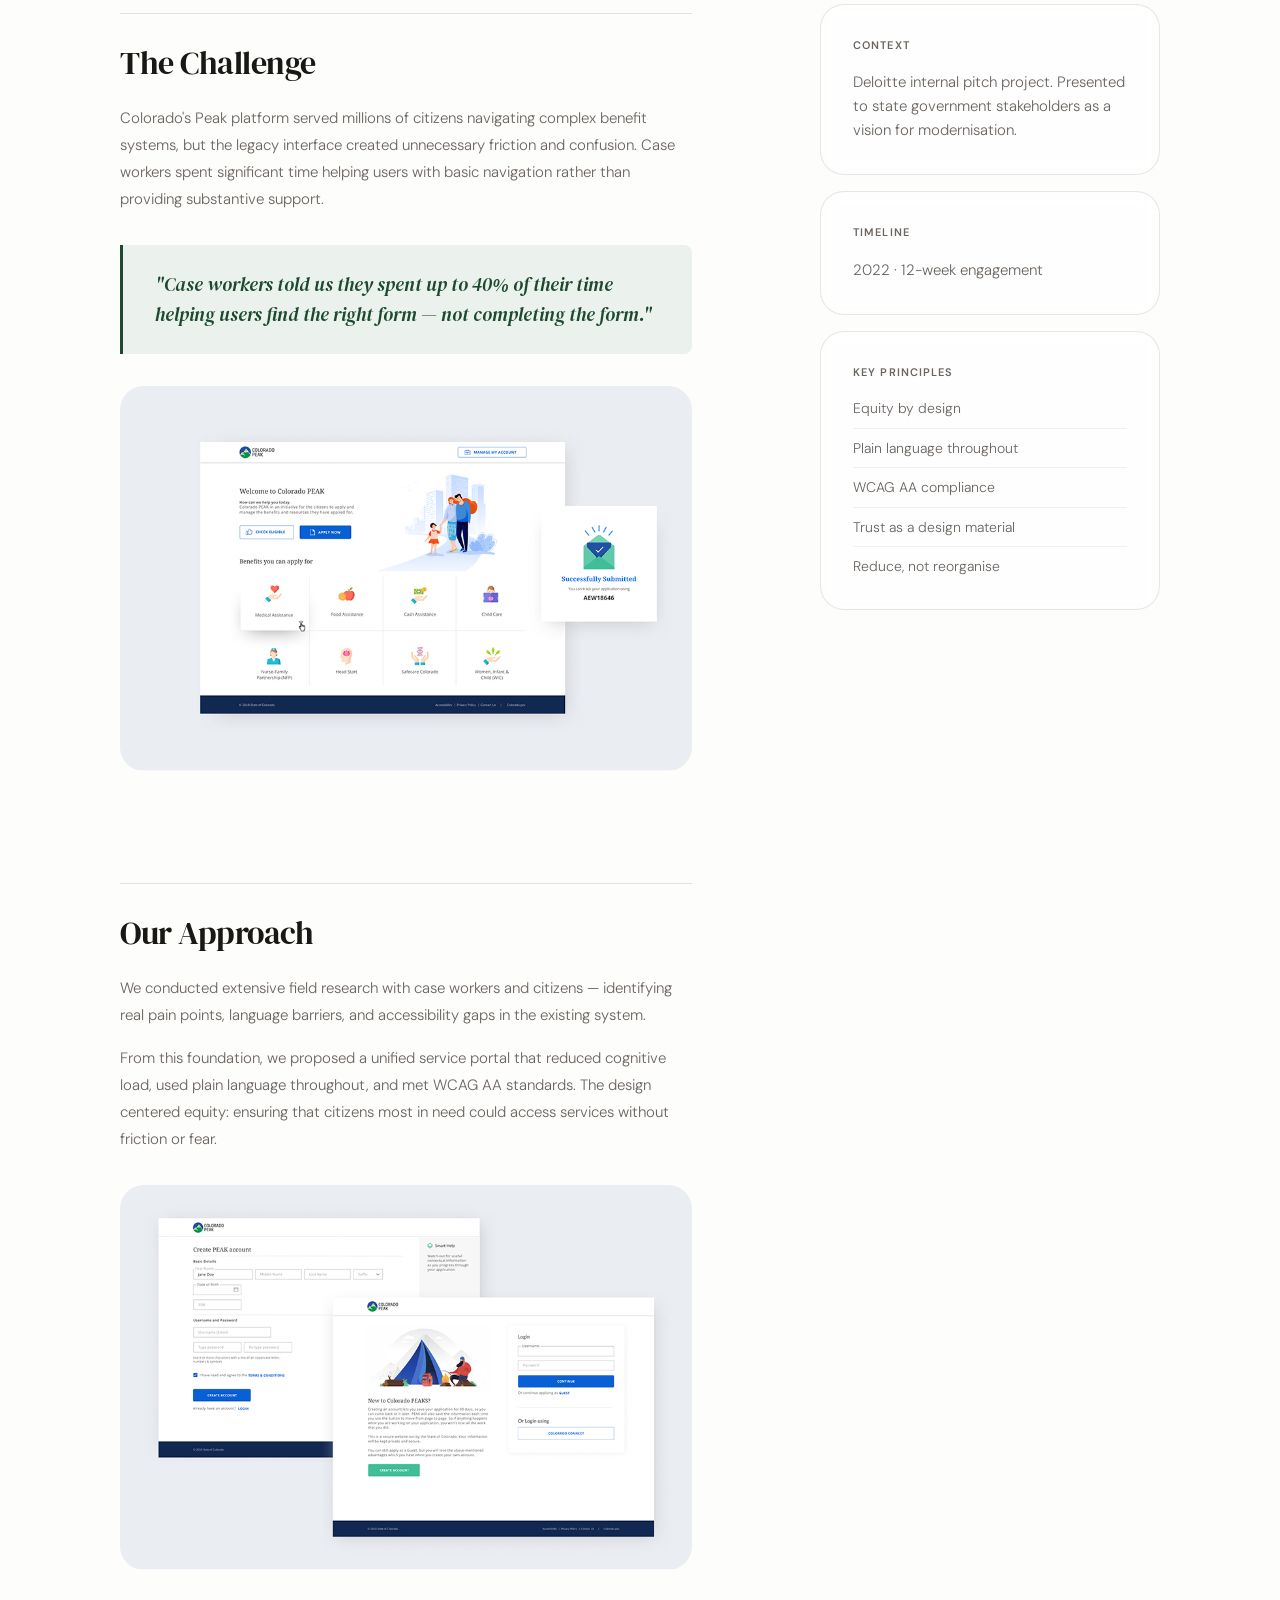
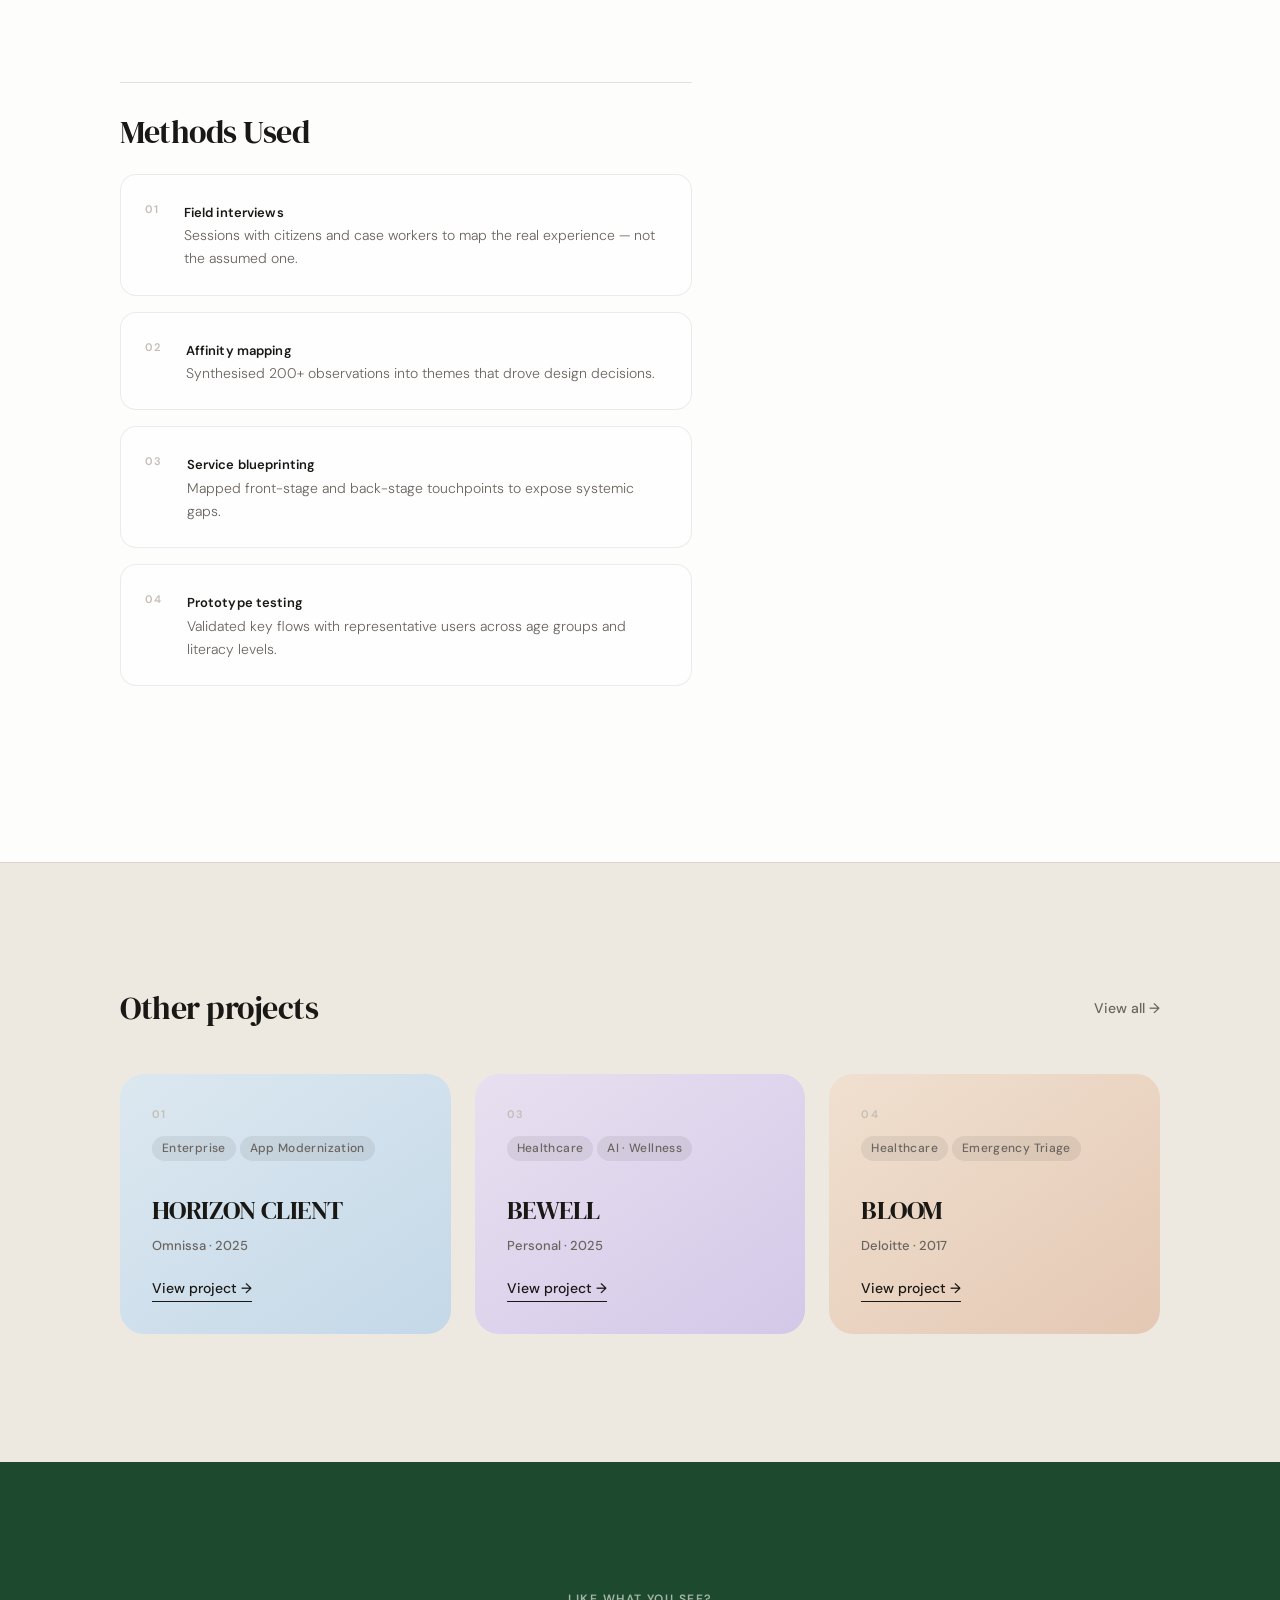
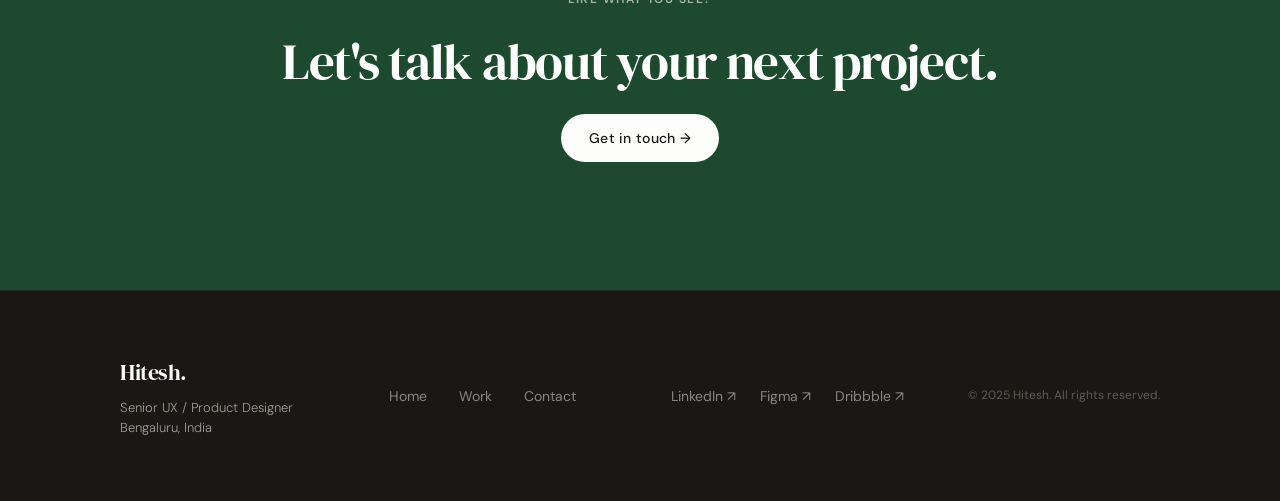
<file: colorado.html>
<!DOCTYPE html>
<html lang="en">
<head>
  <meta charset="UTF-8" />
  <meta name="viewport" content="width=device-width, initial-scale=1.0" />
  <title>Colorado Peak — Hitesh, UX / Product Designer</title>
  <link rel="preconnect" href="https://fonts.googleapis.com" />
  <link rel="preconnect" href="https://fonts.gstatic.com" crossorigin />
  <link href="https://fonts.googleapis.com/css2?family=DM+Serif+Display:ital@0;1&family=DM+Sans:ital,opsz,wght@0,9..40,300;0,9..40,400;0,9..40,500;0,9..40,600;1,9..40,300;1,9..40,400&display=swap" rel="stylesheet" />
  <link rel="stylesheet" href="style.css" />
  <link rel="stylesheet" href="case-study.css" />
</head>
<body>

  <!-- NAV -->
  <nav class="nav">
    <a href="index.html" class="nav-logo">Hitesh.</a>
    <button class="nav-toggle" aria-label="Menu" aria-expanded="false">
      <span></span><span></span>
    </button>
    <div class="nav-links">
      <a href="projects.html" class="nav-link nav-link--active">Work</a>
      <a href="contact.html" class="nav-link">Contact</a>
      <a href="assets/resume/Hitesh%20resume%202026.pdf" target="_blank" rel="noopener" class="nav-link nav-link--resume">Résumé ↗</a>
    </div>
  </nav>

  <!-- CASE STUDY HERO -->
  <header class="cs-hero cs-hero--colorado">
    <div class="container">
      <div class="cs-hero-inner">
        <div class="cs-hero-meta">
          <a href="projects.html" class="cs-back-link">← All projects</a>
          <div class="cs-tags">
            <span class="tag">Civic Tech</span>
            <span class="tag">Government Services</span>
            <span class="tag">Deloitte · 2022</span>
          </div>
        </div>
        <h1 class="cs-hero-title">Colorado Peak</h1>
        <p class="cs-hero-subtitle">Deloitte Consulting — Internal Pitch</p>
        <p class="cs-hero-lead">
          Reimagining how citizens of Colorado access critical state services — benefits, healthcare,
          employment — through a more human-centered, connected system built on accessibility,
          plain language, and trust.
        </p>
      </div>
    </div>
    <div class="cs-hero-image-wrap">
      <img src="assets/images/projects/colorado.png" alt="Colorado Peak redesign" class="cs-hero-image" />
    </div>
  </header>

  <!-- MAIN CONTENT -->
  <main class="cs-main">
    <div class="container">
      <div class="cs-layout">

        <!-- LEFT: Body content -->
        <div class="cs-body">

          <section class="cs-section reveal">
            <h2 class="cs-section-heading">Overview</h2>
            <p class="cs-text">
              Colorado's Peak platform served millions of citizens navigating complex benefit systems —
              from healthcare enrollment to unemployment insurance. Despite the critical importance
              of these services, the legacy interface created unnecessary friction, confusion,
              and inequitable access for the people who needed help most.
            </p>
            <p class="cs-text">
              This was a Deloitte internal pitch: a team of designers proposing a vision for
              how a modern civic service platform could work — grounded in real research
              and built around human needs, not bureaucratic process.
            </p>
          </section>

          <div class="rule"></div>

          <section class="cs-section reveal">
            <h2 class="cs-section-heading">The Challenge</h2>
            <p class="cs-text">
              Colorado's Peak platform served millions of citizens navigating complex benefit systems,
              but the legacy interface created unnecessary friction and confusion. Case workers
              spent significant time helping users with basic navigation rather than providing
              substantive support.
            </p>
            <div class="cs-callout">
              <p class="cs-callout-text">
                "Case workers told us they spent up to 40% of their time helping users find
                the right form — not completing the form."
              </p>
            </div>
            <img class="cs-image" src="assets/images/projects/colorado0.jpg" alt="Colorado Peak — existing system pain points" />
          </section>

          <div class="rule"></div>

          <section class="cs-section reveal">
            <h2 class="cs-section-heading">Our Approach</h2>
            <p class="cs-text">
              We conducted extensive field research with case workers and citizens — identifying
              real pain points, language barriers, and accessibility gaps in the existing system.
            </p>
            <p class="cs-text">
              From this foundation, we proposed a unified service portal that reduced cognitive load,
              used plain language throughout, and met WCAG AA standards. The design centered equity:
              ensuring that citizens most in need could access services without friction or fear.
            </p>
            <img class="cs-image" src="assets/images/projects/colorado1.jpg" alt="Colorado Peak — redesigned interface" />
          </section>

          <div class="rule"></div>

          <section class="cs-section reveal">
            <h2 class="cs-section-heading">Methods Used</h2>
            <div class="cs-methods-grid">
              <div class="cs-method-item">
                <span class="cs-method-num">01</span>
                <div>
                  <span class="cs-role-label">Field interviews</span>
                  <p class="cs-role-desc">Sessions with citizens and case workers to map the real experience — not the assumed one.</p>
                </div>
              </div>
              <div class="cs-method-item">
                <span class="cs-method-num">02</span>
                <div>
                  <span class="cs-role-label">Affinity mapping</span>
                  <p class="cs-role-desc">Synthesised 200+ observations into themes that drove design decisions.</p>
                </div>
              </div>
              <div class="cs-method-item">
                <span class="cs-method-num">03</span>
                <div>
                  <span class="cs-role-label">Service blueprinting</span>
                  <p class="cs-role-desc">Mapped front-stage and back-stage touchpoints to expose systemic gaps.</p>
                </div>
              </div>
              <div class="cs-method-item">
                <span class="cs-method-num">04</span>
                <div>
                  <span class="cs-role-label">Prototype testing</span>
                  <p class="cs-role-desc">Validated key flows with representative users across age groups and literacy levels.</p>
                </div>
              </div>
            </div>
          </section>

        </div>

        <!-- RIGHT: Sidebar -->
        <aside class="cs-sidebar">
          <div class="cs-sidebar-card reveal">
            <h3 class="cs-aside-heading">My Role</h3>
            <ul class="cs-detail-list">
              <li>Lead UX Designer</li>
              <li>User Research</li>
              <li>Research Synthesis</li>
              <li>Service Design</li>
              <li>Stakeholder Facilitation</li>
              <li>Journey Mapping</li>
            </ul>
          </div>

          <div class="cs-sidebar-card reveal">
            <h3 class="cs-aside-heading">Context</h3>
            <p class="cs-sidebar-text">Deloitte internal pitch project. Presented to state government stakeholders as a vision for modernisation.</p>
          </div>

          <div class="cs-sidebar-card reveal">
            <h3 class="cs-aside-heading">Timeline</h3>
            <p class="cs-sidebar-text">2022 · 12-week engagement</p>
          </div>

          <div class="cs-sidebar-card reveal">
            <h3 class="cs-aside-heading">Key Principles</h3>
            <ul class="cs-detail-list">
              <li>Equity by design</li>
              <li>Plain language throughout</li>
              <li>WCAG AA compliance</li>
              <li>Trust as a design material</li>
              <li>Reduce, not reorganise</li>
            </ul>
          </div>
        </aside>

      </div>
    </div>
  </main>

  <!-- OTHER PROJECTS -->
  <section class="cs-other-projects">
    <div class="container">
      <div class="cs-other-header">
        <h2 class="cs-other-title">Other projects</h2>
        <a href="projects.html" class="text-link">View all →</a>
      </div>
      <div class="cs-other-grid">

        <a href="horizon.html" class="cs-other-card cs-other-card--horizon">
          <div class="cs-other-card-inner">
            <div class="cs-other-num">01</div>
            <div class="cs-other-tags">
              <span class="tag">Enterprise</span>
              <span class="tag">App Modernization</span>
            </div>
            <h3 class="cs-other-name">Horizon Client</h3>
            <p class="cs-other-client">Omnissa · 2025</p>
            <span class="cs-other-cta">View project →</span>
          </div>
        </a>

        <a href="bewell.html" class="cs-other-card cs-other-card--bewell">
          <div class="cs-other-card-inner">
            <div class="cs-other-num">03</div>
            <div class="cs-other-tags">
              <span class="tag">Healthcare</span>
              <span class="tag">AI · Wellness</span>
            </div>
            <h3 class="cs-other-name">Bewell</h3>
            <p class="cs-other-client">Personal · 2025</p>
            <span class="cs-other-cta">View project →</span>
          </div>
        </a>

        <a href="bloom.html" class="cs-other-card cs-other-card--bloom">
          <div class="cs-other-card-inner">
            <div class="cs-other-num">04</div>
            <div class="cs-other-tags">
              <span class="tag">Healthcare</span>
              <span class="tag">Emergency Triage</span>
            </div>
            <h3 class="cs-other-name">Bloom</h3>
            <p class="cs-other-client">Deloitte · 2017</p>
            <span class="cs-other-cta">View project →</span>
          </div>
        </a>

      </div>
    </div>
  </section>

  <!-- CTA BAND -->
  <section class="cta-band">
    <div class="container">
      <div class="cta-band-inner">
        <p class="cta-band-eyebrow">Like what you see?</p>
        <h2 class="cta-band-headline">Let's talk about your next project.</h2>
        <a href="contact.html" class="btn btn--invert">Get in touch →</a>
      </div>
    </div>
  </section>

  <!-- FOOTER -->
  <footer class="footer">
    <div class="container">
      <div class="footer-inner">
        <div class="footer-brand">
          <a href="index.html" class="nav-logo">Hitesh.</a>
          <p class="footer-tagline">Senior UX / Product Designer<br/>Bengaluru, India</p>
        </div>
        <nav class="footer-nav" aria-label="Footer navigation">
          <a href="index.html">Home</a>
          <a href="projects.html">Work</a>
          <a href="contact.html">Contact</a>
        </nav>
        <div class="footer-social">
          <a href="https://www.linkedin.com/in/hitesh-harish/" target="_blank" rel="noopener">LinkedIn ↗</a>
          <a href="https://www.figma.com/@hiteshh" target="_blank" rel="noopener">Figma ↗</a>
          <a href="https://dribbble.com/hiteshdesign" target="_blank" rel="noopener">Dribbble ↗</a>
        </div>
        <p class="footer-copy">© 2025 Hitesh. All rights reserved.</p>
      </div>
    </div>
  </footer>

  <script src="main.js"></script>
  <script src="case-study.js"></script>
</body>
</html>
</file>
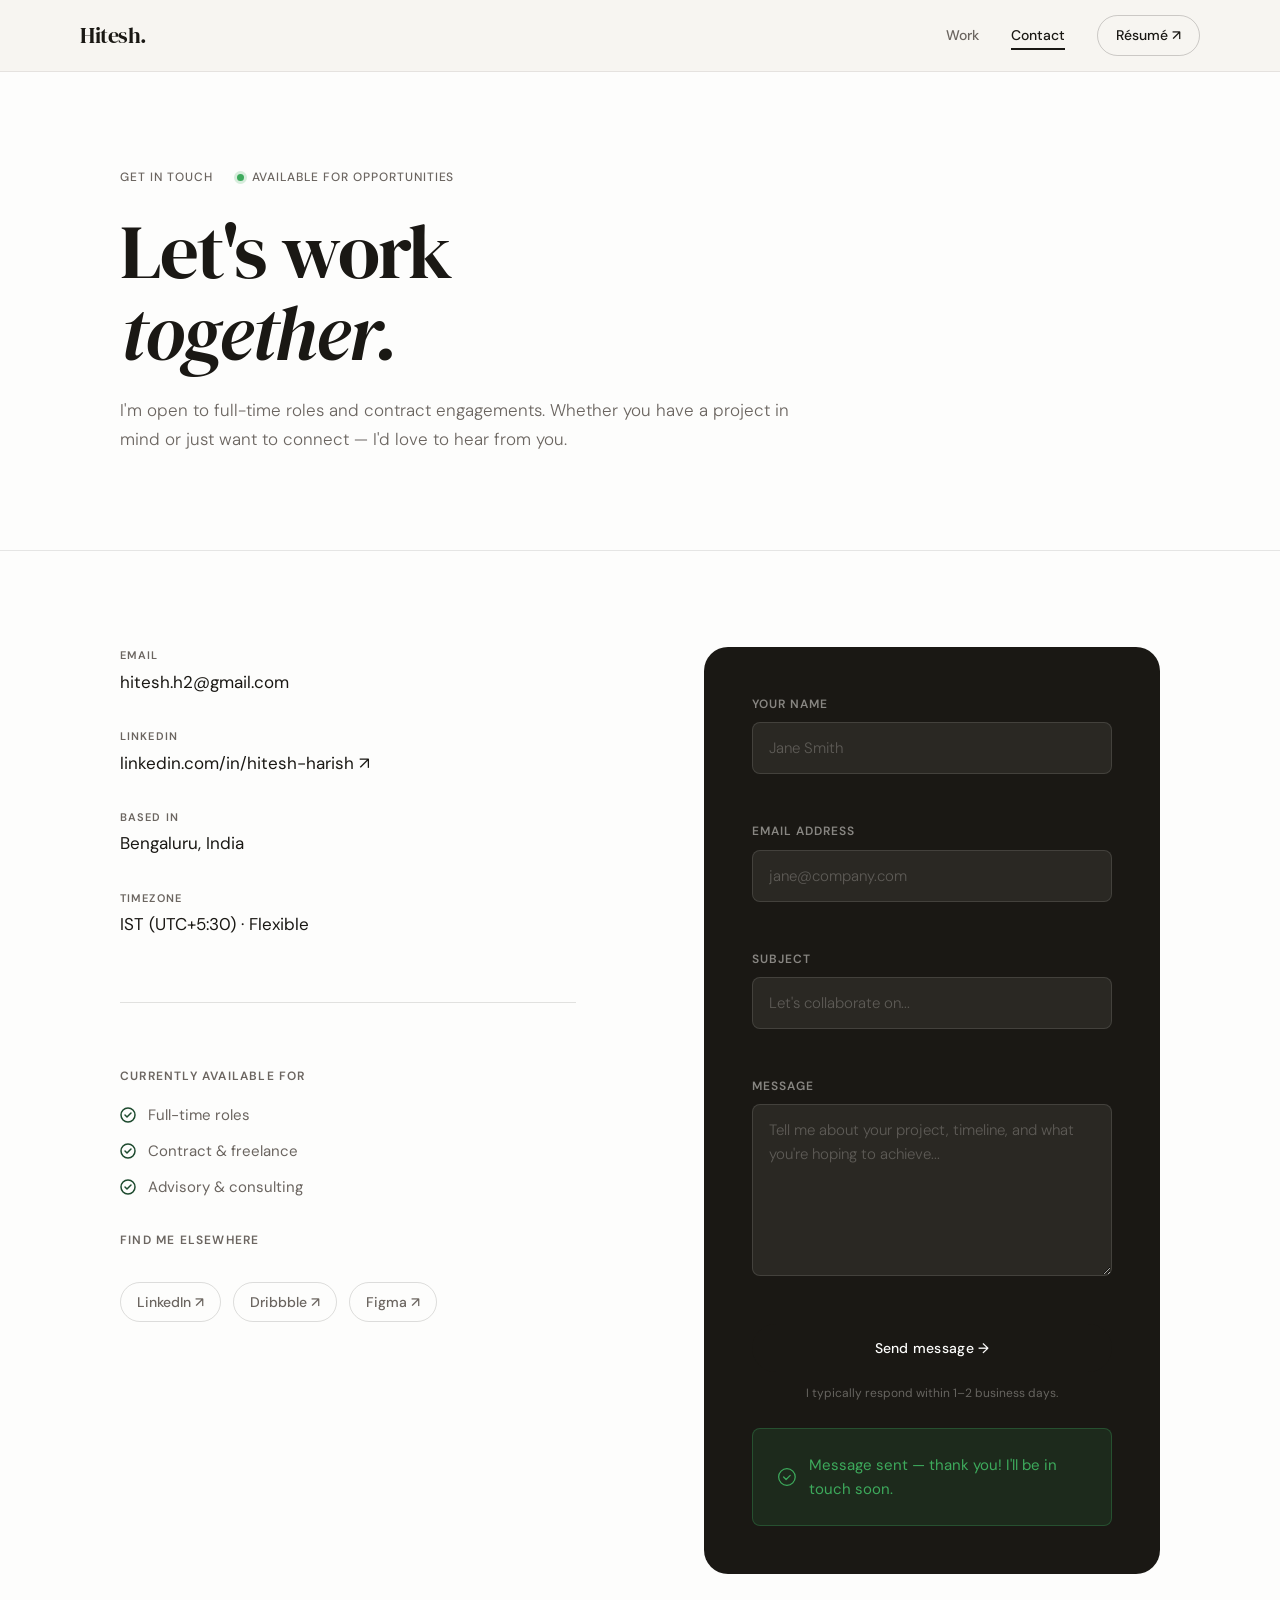
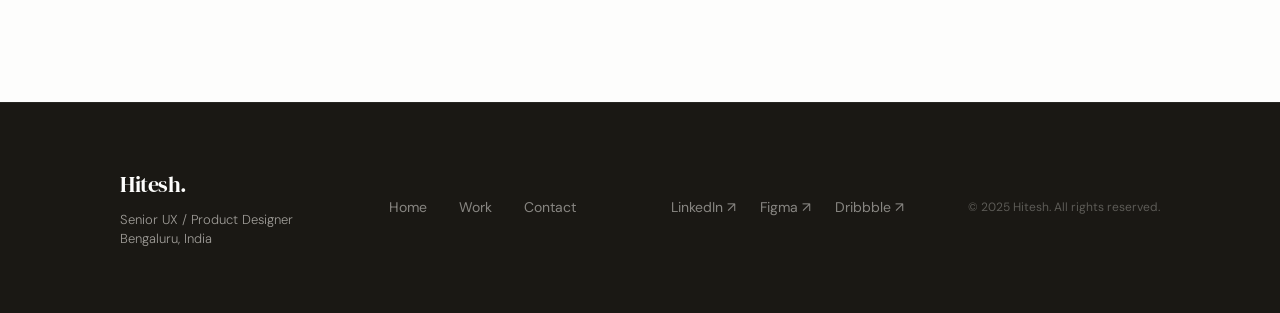
<file: contact.html>
<!DOCTYPE html>
<html lang="en">
<head>
  <meta charset="UTF-8" />
  <meta name="viewport" content="width=device-width, initial-scale=1.0" />
  <title>Contact — Hitesh, UX / Product Designer</title>
  <link rel="preconnect" href="https://fonts.googleapis.com" />
  <link rel="preconnect" href="https://fonts.gstatic.com" crossorigin />
  <link href="https://fonts.googleapis.com/css2?family=DM+Serif+Display:ital@0;1&family=DM+Sans:ital,opsz,wght@0,9..40,300;0,9..40,400;0,9..40,500;0,9..40,600;1,9..40,300;1,9..40,400&display=swap" rel="stylesheet" />
  <link rel="stylesheet" href="style.css" />
</head>
<body>

  <!-- NAV -->
  <nav class="nav">
    <a href="index.html" class="nav-logo">Hitesh.</a>
    <button class="nav-toggle" aria-label="Menu" aria-expanded="false">
      <span></span><span></span>
    </button>
    <div class="nav-links">
      <a href="projects.html" class="nav-link">Work</a>
      <a href="contact.html" class="nav-link nav-link--active">Contact</a>
      <a href="assets/resume/Hitesh%20resume%202026.pdf" target="_blank" rel="noopener" class="nav-link nav-link--resume">Résumé ↗</a>
    </div>
  </nav>

  <!-- CONTACT HERO -->
  <header class="page-header">
    <div class="container">
      <div class="page-header-inner">
        <div class="page-header-meta">
          <span class="label label--muted">Get in touch</span>
          <div class="availability-badge">
            <span class="dot dot--green"></span>
            <span class="label label--muted">Available for opportunities</span>
          </div>
        </div>
        <h1 class="page-headline">
          Let's work<br/><em>together.</em>
        </h1>
        <p class="page-subheadline">
          I'm open to full-time roles and contract engagements. Whether you have a project in mind or just want to connect — I'd love to hear from you.
        </p>
      </div>
    </div>
  </header>

  <!-- CONTACT BODY -->
  <section class="section contact-section">
    <div class="container">
      <div class="contact-inner">

        <!-- LEFT: Info -->
        <div class="contact-info">
          <div class="contact-detail-block">
            <span class="contact-detail-label">Email</span>
            <a href="mailto:hitesh.h2@gmail.com" class="contact-detail-value contact-link">
              hitesh.h2@gmail.com
            </a>
          </div>
          <div class="contact-detail-block">
            <span class="contact-detail-label">LinkedIn</span>
            <a href="https://www.linkedin.com/in/hitesh-harish/" target="_blank" rel="noopener" class="contact-detail-value contact-link">
              linkedin.com/in/hitesh-harish ↗
            </a>
          </div>
          <div class="contact-detail-block">
            <span class="contact-detail-label">Based in</span>
            <span class="contact-detail-value">Bengaluru, India</span>
          </div>
          <div class="contact-detail-block">
            <span class="contact-detail-label">Timezone</span>
            <span class="contact-detail-value">IST (UTC+5:30) · Flexible</span>
          </div>
          <div class="rule"></div>
          <div class="availability-info">
            <h3 class="availability-heading">Currently available for</h3>
            <ul class="availability-list">
              <li>
                <svg width="16" height="16" viewBox="0 0 16 16" fill="none" aria-hidden="true">
                  <circle cx="8" cy="8" r="7" stroke="currentColor" stroke-width="1.5"/>
                  <path d="M5 8l2 2 4-4" stroke="currentColor" stroke-width="1.5" stroke-linecap="round" stroke-linejoin="round"/>
                </svg>
                Full-time roles
              </li>
              <li>
                <svg width="16" height="16" viewBox="0 0 16 16" fill="none" aria-hidden="true">
                  <circle cx="8" cy="8" r="7" stroke="currentColor" stroke-width="1.5"/>
                  <path d="M5 8l2 2 4-4" stroke="currentColor" stroke-width="1.5" stroke-linecap="round" stroke-linejoin="round"/>
                </svg>
                Contract &amp; freelance
              </li>
              <li>
                <svg width="16" height="16" viewBox="0 0 16 16" fill="none" aria-hidden="true">
                  <circle cx="8" cy="8" r="7" stroke="currentColor" stroke-width="1.5"/>
                  <path d="M5 8l2 2 4-4" stroke="currentColor" stroke-width="1.5" stroke-linecap="round" stroke-linejoin="round"/>
                </svg>
                Advisory &amp; consulting
              </li>
            </ul>
          </div>
          <div class="contact-elsewhere">
            <h3 class="availability-heading">Find me elsewhere</h3>
            <div class="elsewhere-links">
              <a href="https://www.linkedin.com/in/hitesh-harish/" target="_blank" rel="noopener" class="elsewhere-link">LinkedIn ↗</a>
              <a href="https://dribbble.com/hiteshdesign" target="_blank" rel="noopener" class="elsewhere-link">Dribbble ↗</a>
              <a href="https://www.figma.com/@hiteshh" target="_blank" rel="noopener" class="elsewhere-link">Figma ↗</a>
            </div>
          </div>
        </div>

        <!-- RIGHT: Form -->
        <div class="contact-form-wrapper">
          <form class="contact-form" id="contactForm" novalidate>
            <div class="form-group">
              <label class="form-label" for="name">Your name</label>
              <input
                class="form-input"
                type="text"
                id="name"
                name="name"
                placeholder="Jane Smith"
                autocomplete="name"
                required
              />
              <span class="form-error" id="name-error" role="alert"></span>
            </div>
            <div class="form-group">
              <label class="form-label" for="email">Email address</label>
              <input
                class="form-input"
                type="email"
                id="email"
                name="email"
                placeholder="jane@company.com"
                autocomplete="email"
                required
              />
              <span class="form-error" id="email-error" role="alert"></span>
            </div>
            <div class="form-group">
              <label class="form-label" for="subject">Subject</label>
              <input
                class="form-input"
                type="text"
                id="subject"
                name="subject"
                placeholder="Let's collaborate on..."
                required
              />
              <span class="form-error" id="subject-error" role="alert"></span>
            </div>
            <div class="form-group">
              <label class="form-label" for="message">Message</label>
              <textarea
                class="form-input form-textarea"
                id="message"
                name="message"
                placeholder="Tell me about your project, timeline, and what you're hoping to achieve..."
                rows="6"
                required
              ></textarea>
              <span class="form-error" id="message-error" role="alert"></span>
            </div>
            <div class="form-footer">
              <button type="submit" class="btn btn--primary btn--full" id="submitBtn">
                Send message →
              </button>
              <p class="form-note">I typically respond within 1–2 business days.</p>
            </div>
            <div class="form-success" id="formSuccess" aria-live="polite" hidden>
              <svg width="24" height="24" viewBox="0 0 24 24" fill="none" aria-hidden="true">
                <circle cx="12" cy="12" r="10" stroke="currentColor" stroke-width="1.5"/>
                <path d="M8 12l3 3 5-5" stroke="currentColor" stroke-width="1.5" stroke-linecap="round" stroke-linejoin="round"/>
              </svg>
              <p>Message sent — thank you! I'll be in touch soon.</p>
            </div>
          </form>
        </div>
      </div>
    </div>
  </section>

  <!-- FOOTER -->
  <footer class="footer">
    <div class="container">
      <div class="footer-inner">
        <div class="footer-brand">
          <a href="index.html" class="nav-logo">Hitesh.</a>
          <p class="footer-tagline">Senior UX / Product Designer<br/>Bengaluru, India</p>
        </div>
        <nav class="footer-nav" aria-label="Footer navigation">
          <a href="index.html">Home</a>
          <a href="projects.html">Work</a>
          <a href="contact.html">Contact</a>
        </nav>
        <div class="footer-social">
          <a href="https://www.linkedin.com/in/hitesh-harish/" target="_blank" rel="noopener">LinkedIn ↗</a>
          <a href="https://www.figma.com/@hiteshh" target="_blank" rel="noopener">Figma ↗</a>
          <a href="https://dribbble.com/hiteshdesign" target="_blank" rel="noopener">Dribbble ↗</a>
        </div>
        <p class="footer-copy">© 2025 Hitesh. All rights reserved.</p>
      </div>
    </div>
  </footer>

  <script src="main.js"></script>
</body>
</html>
</file>
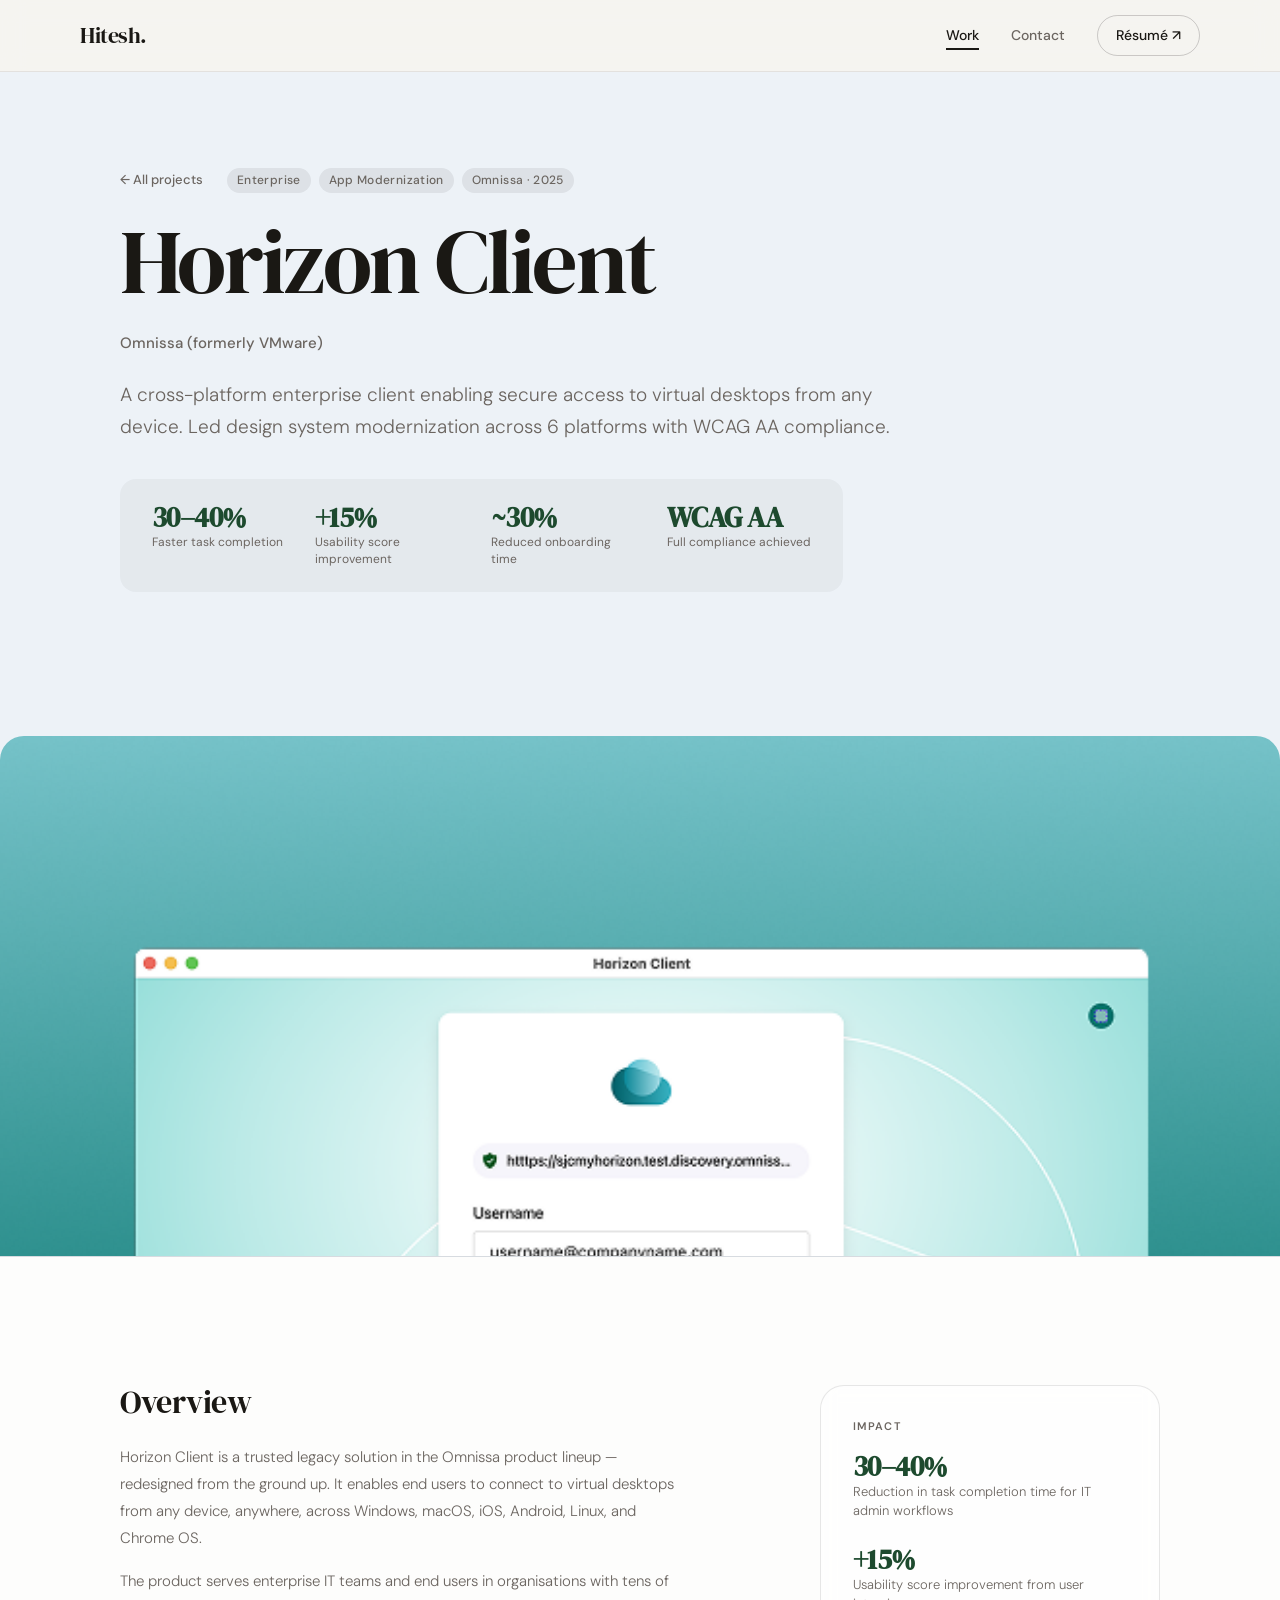
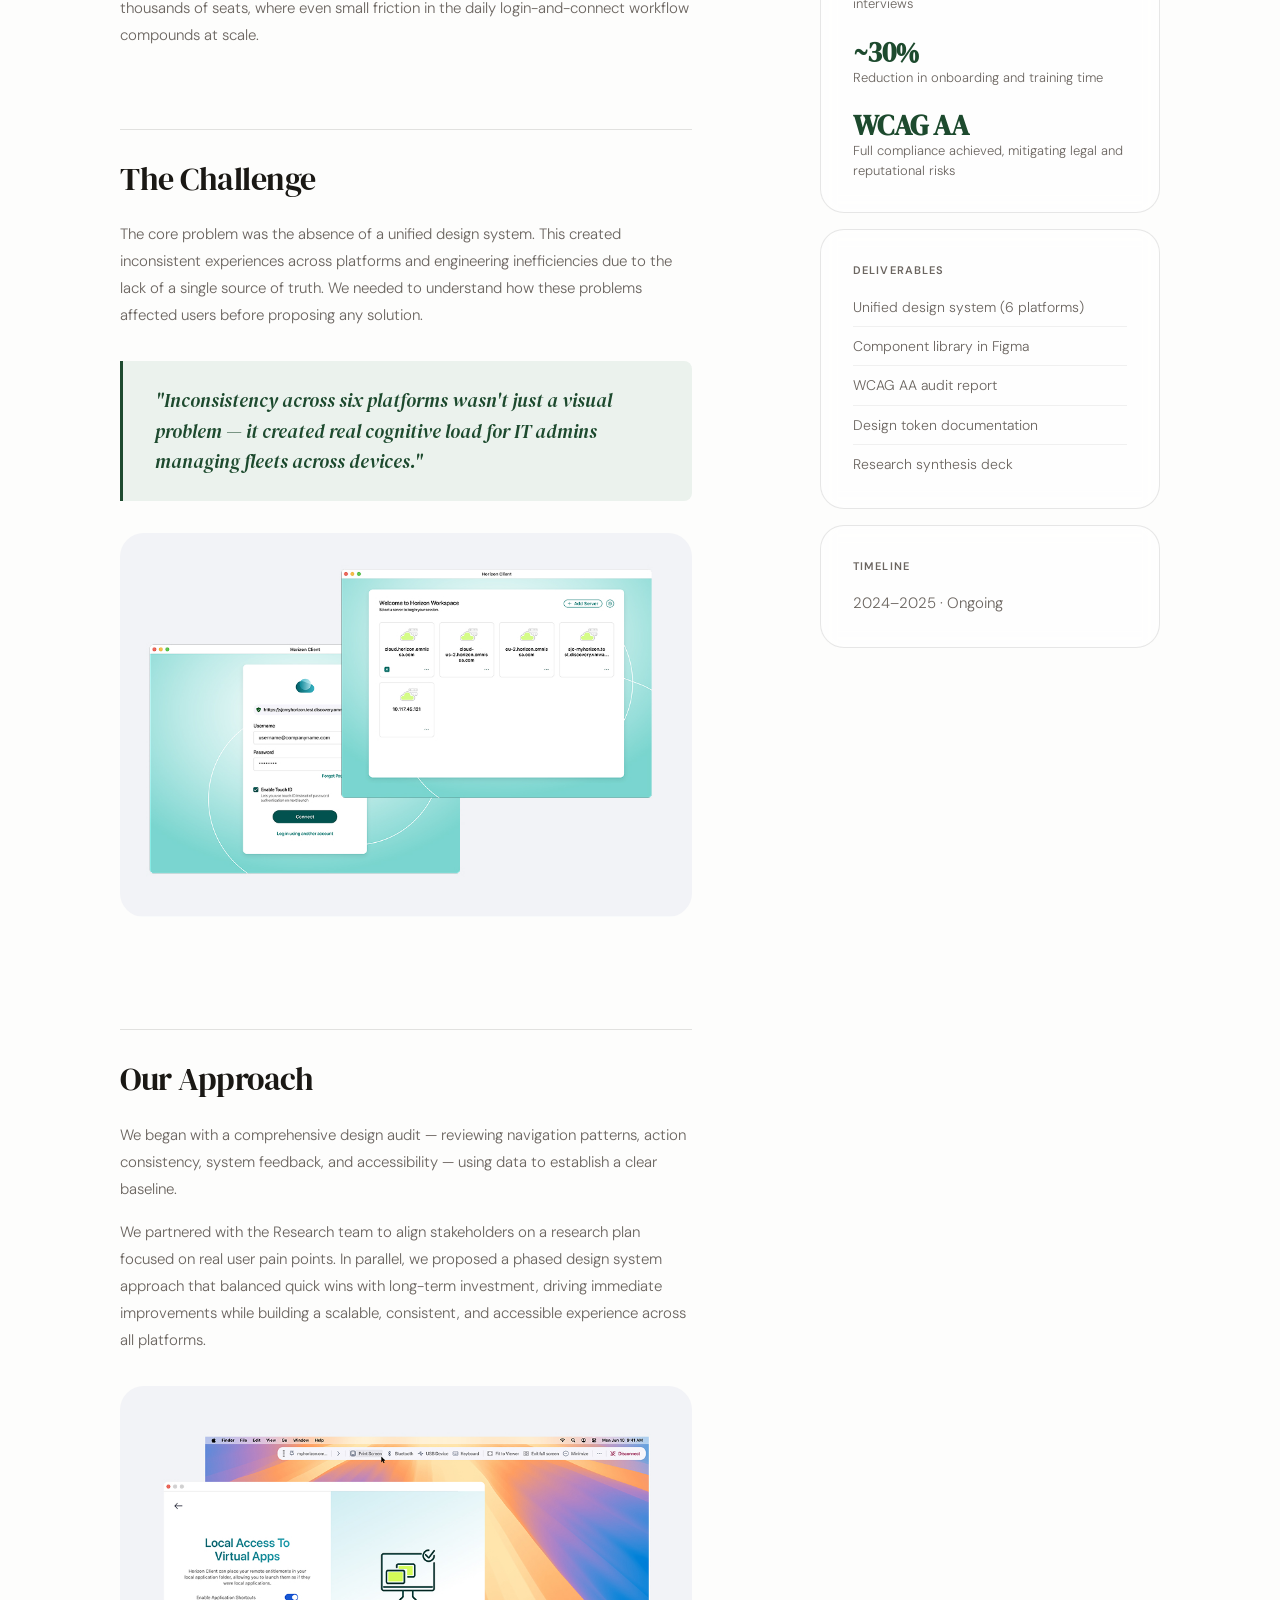
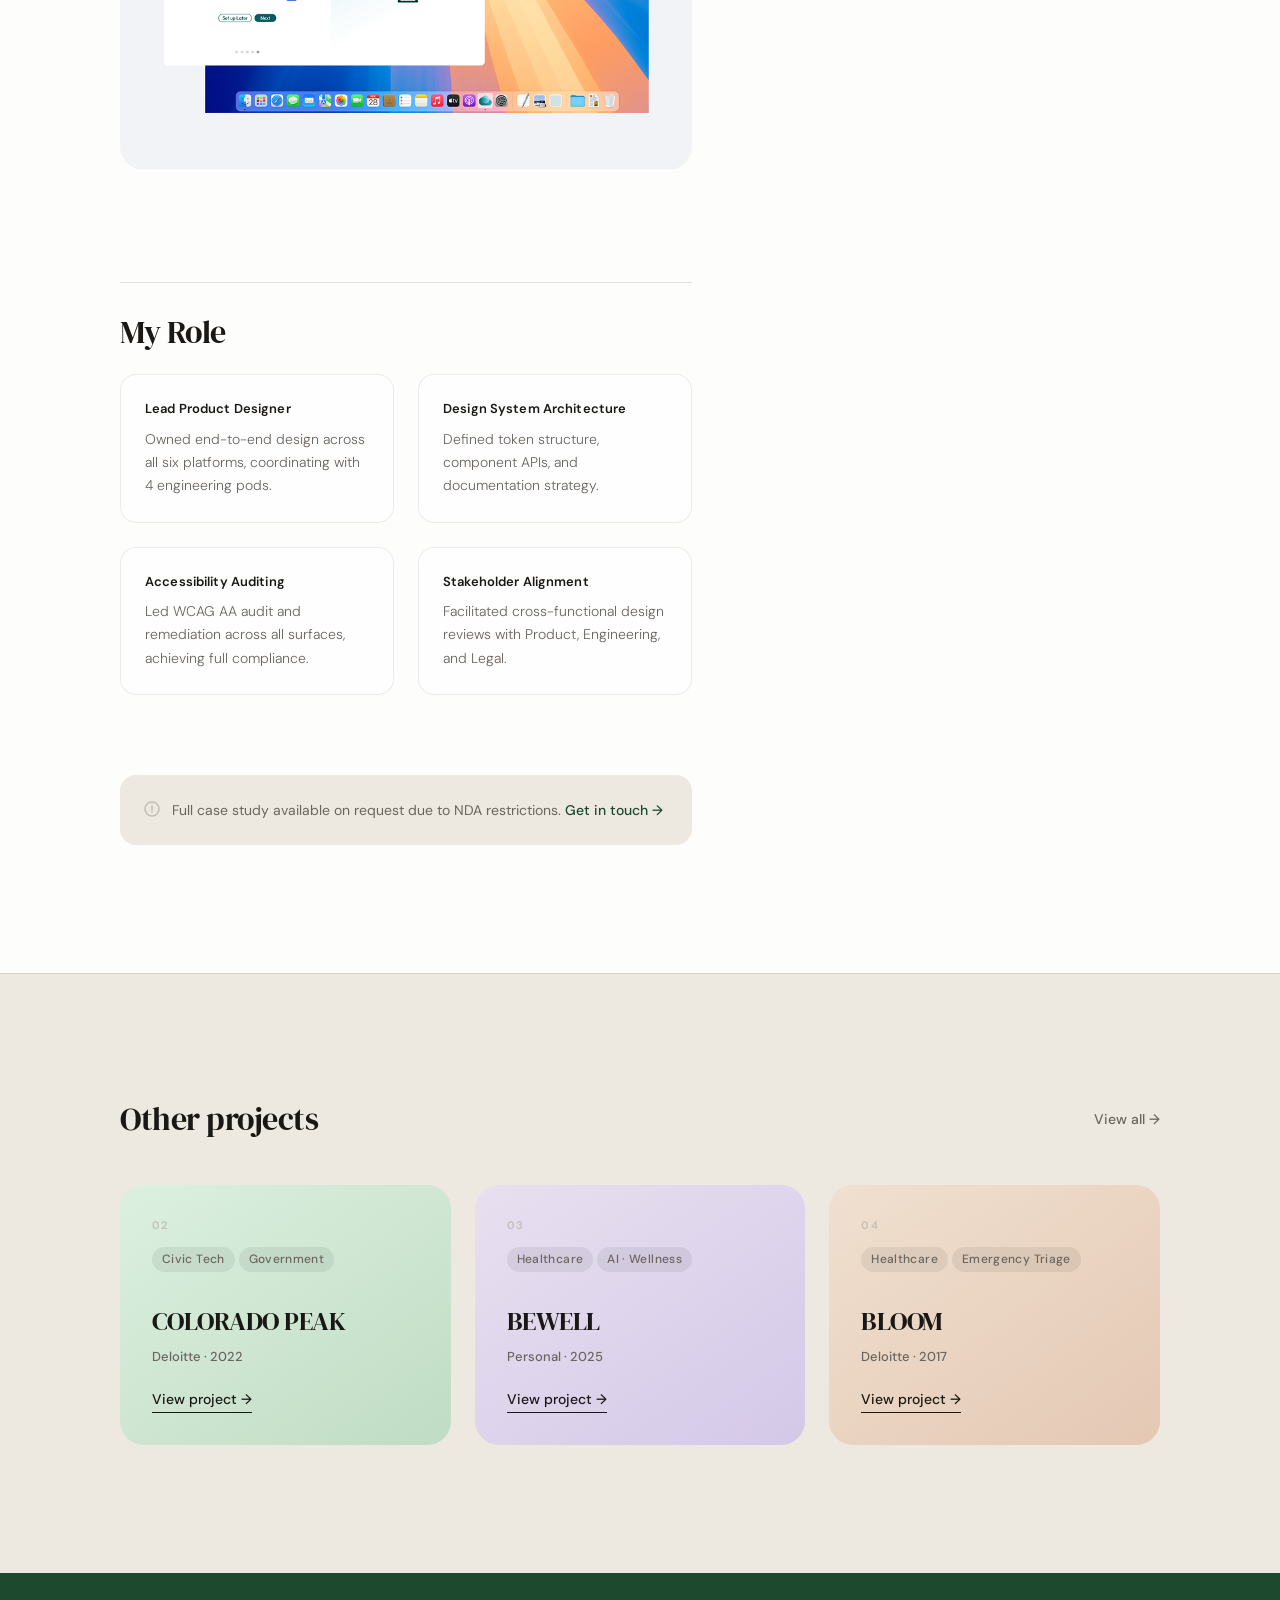
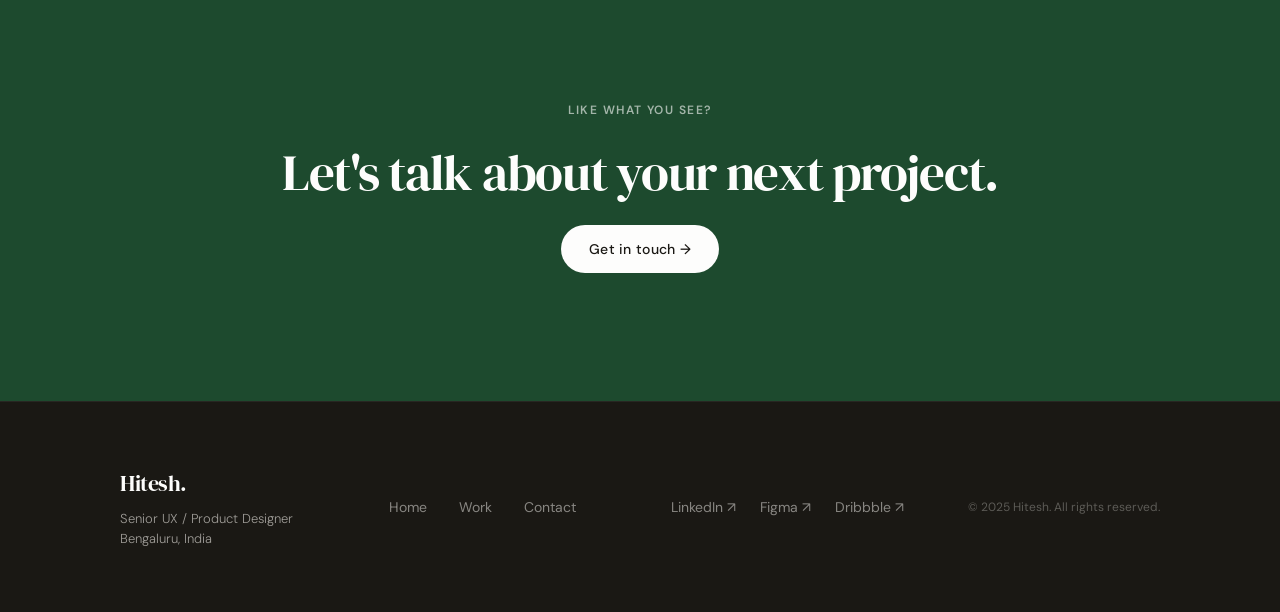
<file: horizon.html>
<!DOCTYPE html>
<html lang="en">
<head>
  <meta charset="UTF-8" />
  <meta name="viewport" content="width=device-width, initial-scale=1.0" />
  <title>Horizon Client — Hitesh, UX / Product Designer</title>
  <link rel="preconnect" href="https://fonts.googleapis.com" />
  <link rel="preconnect" href="https://fonts.gstatic.com" crossorigin />
  <link href="https://fonts.googleapis.com/css2?family=DM+Serif+Display:ital@0;1&family=DM+Sans:ital,opsz,wght@0,9..40,300;0,9..40,400;0,9..40,500;0,9..40,600;1,9..40,300;1,9..40,400&display=swap" rel="stylesheet" />
  <link rel="stylesheet" href="style.css" />
  <link rel="stylesheet" href="case-study.css" />
</head>
<body>

  <!-- NAV -->
  <nav class="nav">
    <a href="index.html" class="nav-logo">Hitesh.</a>
    <button class="nav-toggle" aria-label="Menu" aria-expanded="false">
      <span></span><span></span>
    </button>
    <div class="nav-links">
      <a href="projects.html" class="nav-link nav-link--active">Work</a>
      <a href="contact.html" class="nav-link">Contact</a>
      <a href="assets/resume/Hitesh%20resume%202026.pdf" target="_blank" rel="noopener" class="nav-link nav-link--resume">Résumé ↗</a>
    </div>
  </nav>

  <!-- CASE STUDY HERO -->
  <header class="cs-hero cs-hero--horizon">
    <div class="container">
      <div class="cs-hero-inner">
        <div class="cs-hero-meta">
          <a href="projects.html" class="cs-back-link">← All projects</a>
          <div class="cs-tags">
            <span class="tag">Enterprise</span>
            <span class="tag">App Modernization</span>
            <span class="tag">Omnissa · 2025</span>
          </div>
        </div>
        <h1 class="cs-hero-title">Horizon Client</h1>
        <p class="cs-hero-subtitle">Omnissa (formerly VMware)</p>
        <p class="cs-hero-lead">
          A cross-platform enterprise client enabling secure access to virtual desktops
          from any device. Led design system modernization across 6 platforms with WCAG AA compliance.
        </p>
        <div class="cs-hero-stats">
          <div class="cs-stat">
            <strong>30–40%</strong>
            <span>Faster task completion</span>
          </div>
          <div class="cs-stat">
            <strong>+15%</strong>
            <span>Usability score improvement</span>
          </div>
          <div class="cs-stat">
            <strong>~30%</strong>
            <span>Reduced onboarding time</span>
          </div>
          <div class="cs-stat">
            <strong>WCAG AA</strong>
            <span>Full compliance achieved</span>
          </div>
        </div>
      </div>
    </div>
    <div class="cs-hero-image-wrap">
      <img src="assets/images/projects/horizon.png" alt="Horizon Client design system" class="cs-hero-image" />
    </div>
  </header>

  <!-- MAIN CONTENT -->
  <main class="cs-main">
    <div class="container">
      <div class="cs-layout">

        <!-- LEFT: Body content -->
        <div class="cs-body">

          <section class="cs-section reveal">
            <h2 class="cs-section-heading">Overview</h2>
            <p class="cs-text">
              Horizon Client is a trusted legacy solution in the Omnissa product lineup —
              redesigned from the ground up. It enables end users to connect to virtual desktops
              from any device, anywhere, across Windows, macOS, iOS, Android, Linux, and Chrome OS.
            </p>
            <p class="cs-text">
              The product serves enterprise IT teams and end users in organisations with tens of thousands
              of seats, where even small friction in the daily login-and-connect workflow compounds at scale.
            </p>
          </section>

          <div class="rule"></div>

          <section class="cs-section reveal">
            <h2 class="cs-section-heading">The Challenge</h2>
            <p class="cs-text">
              The core problem was the absence of a unified design system. This created inconsistent
              experiences across platforms and engineering inefficiencies due to the lack of a single
              source of truth. We needed to understand how these problems affected users before
              proposing any solution.
            </p>
            <div class="cs-callout">
              <p class="cs-callout-text">
                "Inconsistency across six platforms wasn't just a visual problem — it created
                real cognitive load for IT admins managing fleets across devices."
              </p>
            </div>
            <img class="cs-image" src="assets/images/projects/horizon0.jpg" alt="Horizon Client challenge — before state" />
          </section>

          <div class="rule"></div>

          <section class="cs-section reveal">
            <h2 class="cs-section-heading">Our Approach</h2>
            <p class="cs-text">
              We began with a comprehensive design audit — reviewing navigation patterns, action
              consistency, system feedback, and accessibility — using data to establish a clear baseline.
            </p>
            <p class="cs-text">
              We partnered with the Research team to align stakeholders on a research plan focused
              on real user pain points. In parallel, we proposed a phased design system approach
              that balanced quick wins with long-term investment, driving immediate improvements
              while building a scalable, consistent, and accessible experience across all platforms.
            </p>
            <img class="cs-image" src="assets/images/projects/horizon1.jpg" alt="Horizon Client approach — design system" />
          </section>

          <div class="rule"></div>

          <section class="cs-section reveal">
            <h2 class="cs-section-heading">My Role</h2>
            <div class="cs-role-grid">
              <div class="cs-role-item">
                <span class="cs-role-label">Lead Product Designer</span>
                <p class="cs-role-desc">Owned end-to-end design across all six platforms, coordinating with 4 engineering pods.</p>
              </div>
              <div class="cs-role-item">
                <span class="cs-role-label">Design System Architecture</span>
                <p class="cs-role-desc">Defined token structure, component APIs, and documentation strategy.</p>
              </div>
              <div class="cs-role-item">
                <span class="cs-role-label">Accessibility Auditing</span>
                <p class="cs-role-desc">Led WCAG AA audit and remediation across all surfaces, achieving full compliance.</p>
              </div>
              <div class="cs-role-item">
                <span class="cs-role-label">Stakeholder Alignment</span>
                <p class="cs-role-desc">Facilitated cross-functional design reviews with Product, Engineering, and Legal.</p>
              </div>
            </div>
          </section>

          <div class="cs-nda-note reveal">
            <svg width="16" height="16" viewBox="0 0 16 16" fill="none" aria-hidden="true">
              <circle cx="8" cy="8" r="7" stroke="currentColor" stroke-width="1.5"/>
              <path d="M8 5v4M8 10.5v.5" stroke="currentColor" stroke-width="1.5" stroke-linecap="round"/>
            </svg>
            <p>Full case study available on request due to NDA restrictions. <a href="contact.html" class="cs-nda-link">Get in touch →</a></p>
          </div>

        </div>

        <!-- RIGHT: Sidebar -->
        <aside class="cs-sidebar">
          <div class="cs-sidebar-card reveal">
            <h3 class="cs-aside-heading">Impact</h3>
            <div class="cs-impact-list">
              <div class="cs-impact-row">
                <strong class="cs-impact-num">30–40%</strong>
                <span class="cs-impact-desc">Reduction in task completion time for IT admin workflows</span>
              </div>
              <div class="cs-impact-row">
                <strong class="cs-impact-num">+15%</strong>
                <span class="cs-impact-desc">Usability score improvement from user interviews</span>
              </div>
              <div class="cs-impact-row">
                <strong class="cs-impact-num">~30%</strong>
                <span class="cs-impact-desc">Reduction in onboarding and training time</span>
              </div>
              <div class="cs-impact-row">
                <strong class="cs-impact-num">WCAG AA</strong>
                <span class="cs-impact-desc">Full compliance achieved, mitigating legal and reputational risks</span>
              </div>
            </div>
          </div>

          <div class="cs-sidebar-card reveal">
            <h3 class="cs-aside-heading">Deliverables</h3>
            <ul class="cs-detail-list">
              <li>Unified design system (6 platforms)</li>
              <li>Component library in Figma</li>
              <li>WCAG AA audit report</li>
              <li>Design token documentation</li>
              <li>Research synthesis deck</li>
            </ul>
          </div>

          <div class="cs-sidebar-card reveal">
            <h3 class="cs-aside-heading">Timeline</h3>
            <p class="cs-sidebar-text">2024–2025 · Ongoing</p>
          </div>
        </aside>

      </div>
    </div>
  </main>

  <!-- OTHER PROJECTS -->
  <section class="cs-other-projects">
    <div class="container">
      <div class="cs-other-header">
        <h2 class="cs-other-title">Other projects</h2>
        <a href="projects.html" class="text-link">View all →</a>
      </div>
      <div class="cs-other-grid">

        <a href="colorado.html" class="cs-other-card cs-other-card--colorado">
          <div class="cs-other-card-inner">
            <div class="cs-other-num">02</div>
            <div class="cs-other-tags">
              <span class="tag">Civic Tech</span>
              <span class="tag">Government</span>
            </div>
            <h3 class="cs-other-name">Colorado Peak</h3>
            <p class="cs-other-client">Deloitte · 2022</p>
            <span class="cs-other-cta">View project →</span>
          </div>
        </a>

        <a href="bewell.html" class="cs-other-card cs-other-card--bewell">
          <div class="cs-other-card-inner">
            <div class="cs-other-num">03</div>
            <div class="cs-other-tags">
              <span class="tag">Healthcare</span>
              <span class="tag">AI · Wellness</span>
            </div>
            <h3 class="cs-other-name">Bewell</h3>
            <p class="cs-other-client">Personal · 2025</p>
            <span class="cs-other-cta">View project →</span>
          </div>
        </a>

        <a href="bloom.html" class="cs-other-card cs-other-card--bloom">
          <div class="cs-other-card-inner">
            <div class="cs-other-num">04</div>
            <div class="cs-other-tags">
              <span class="tag">Healthcare</span>
              <span class="tag">Emergency Triage</span>
            </div>
            <h3 class="cs-other-name">Bloom</h3>
            <p class="cs-other-client">Deloitte · 2017</p>
            <span class="cs-other-cta">View project →</span>
          </div>
        </a>

      </div>
    </div>
  </section>

  <!-- CTA BAND -->
  <section class="cta-band">
    <div class="container">
      <div class="cta-band-inner">
        <p class="cta-band-eyebrow">Like what you see?</p>
        <h2 class="cta-band-headline">Let's talk about your next project.</h2>
        <a href="contact.html" class="btn btn--invert">Get in touch →</a>
      </div>
    </div>
  </section>

  <!-- FOOTER -->
  <footer class="footer">
    <div class="container">
      <div class="footer-inner">
        <div class="footer-brand">
          <a href="index.html" class="nav-logo">Hitesh.</a>
          <p class="footer-tagline">Senior UX / Product Designer<br/>Bengaluru, India</p>
        </div>
        <nav class="footer-nav" aria-label="Footer navigation">
          <a href="index.html">Home</a>
          <a href="projects.html">Work</a>
          <a href="contact.html">Contact</a>
        </nav>
        <div class="footer-social">
          <a href="https://www.linkedin.com/in/hitesh-harish/" target="_blank" rel="noopener">LinkedIn ↗</a>
          <a href="https://www.figma.com/@hiteshh" target="_blank" rel="noopener">Figma ↗</a>
          <a href="https://dribbble.com/hiteshdesign" target="_blank" rel="noopener">Dribbble ↗</a>
        </div>
        <p class="footer-copy">© 2025 Hitesh. All rights reserved.</p>
      </div>
    </div>
  </footer>

  <script src="main.js"></script>
  <script src="case-study.js"></script>
</body>
</html>
</file>
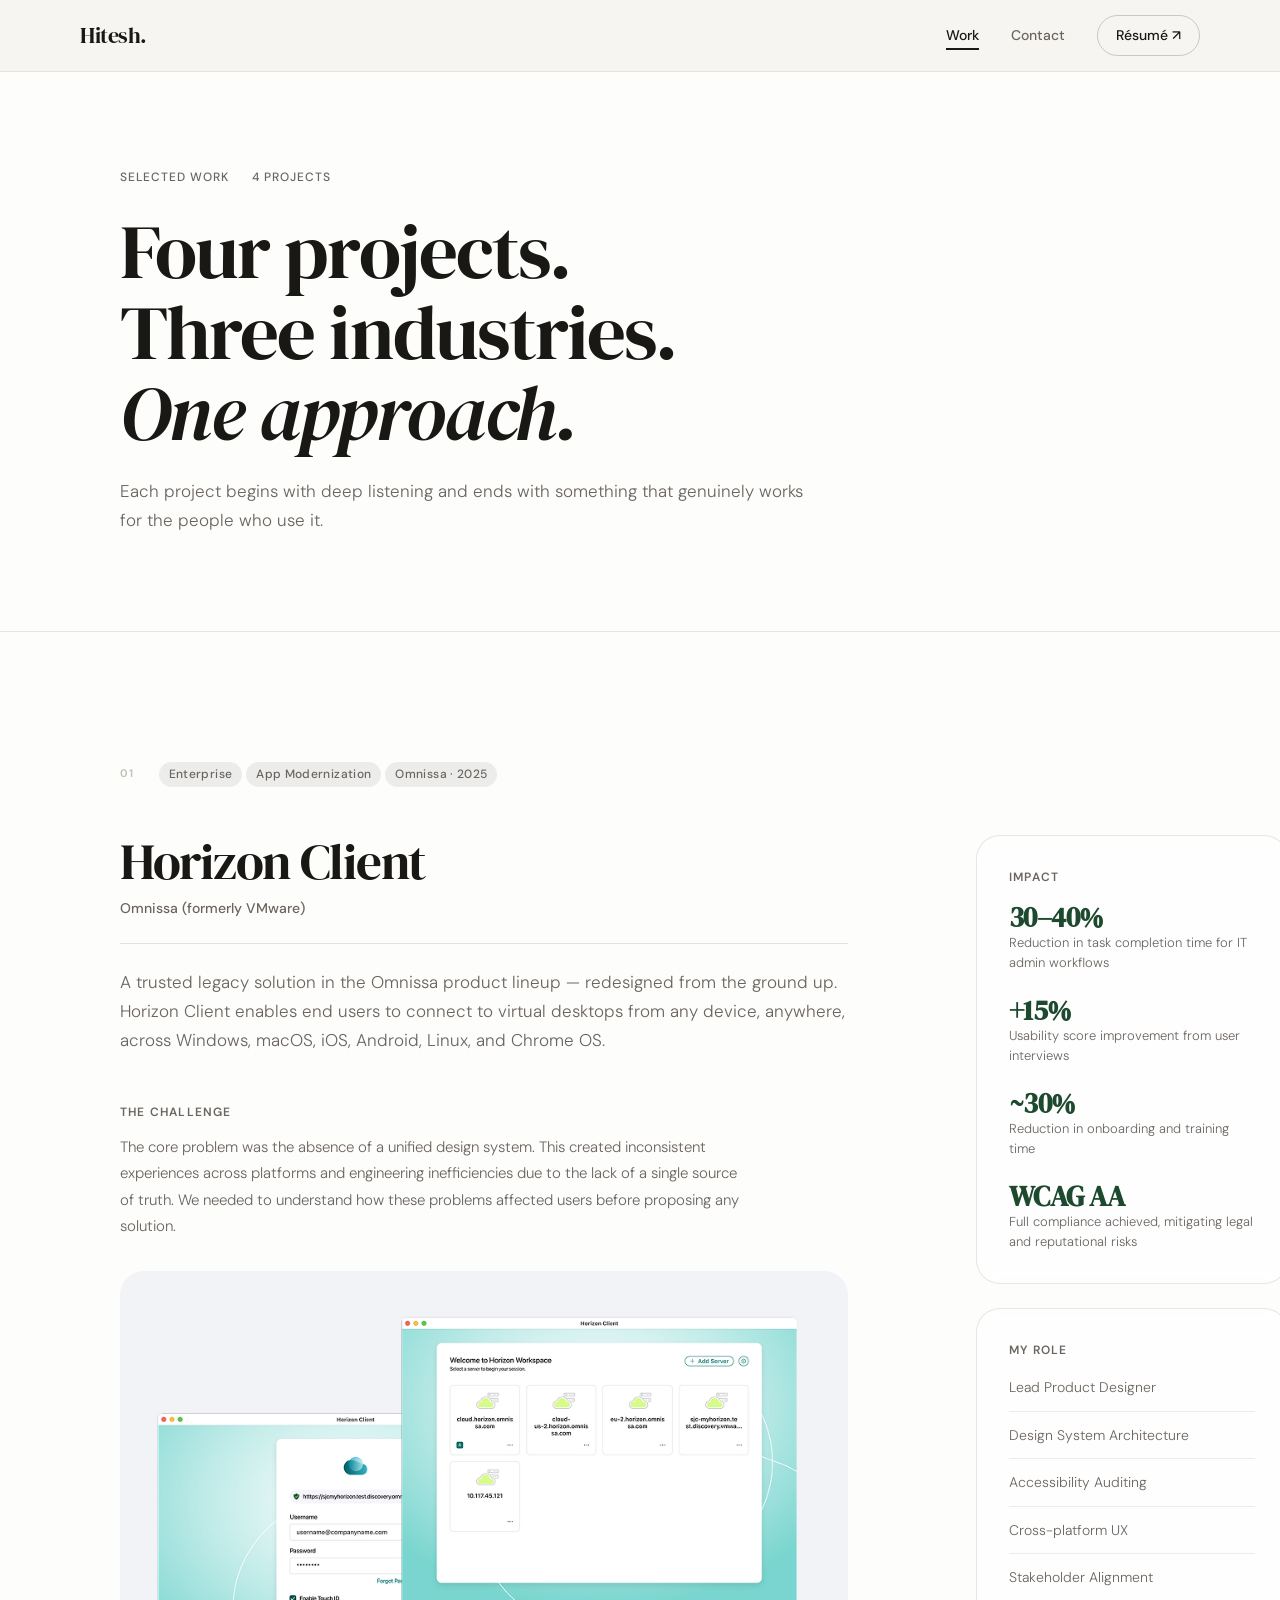
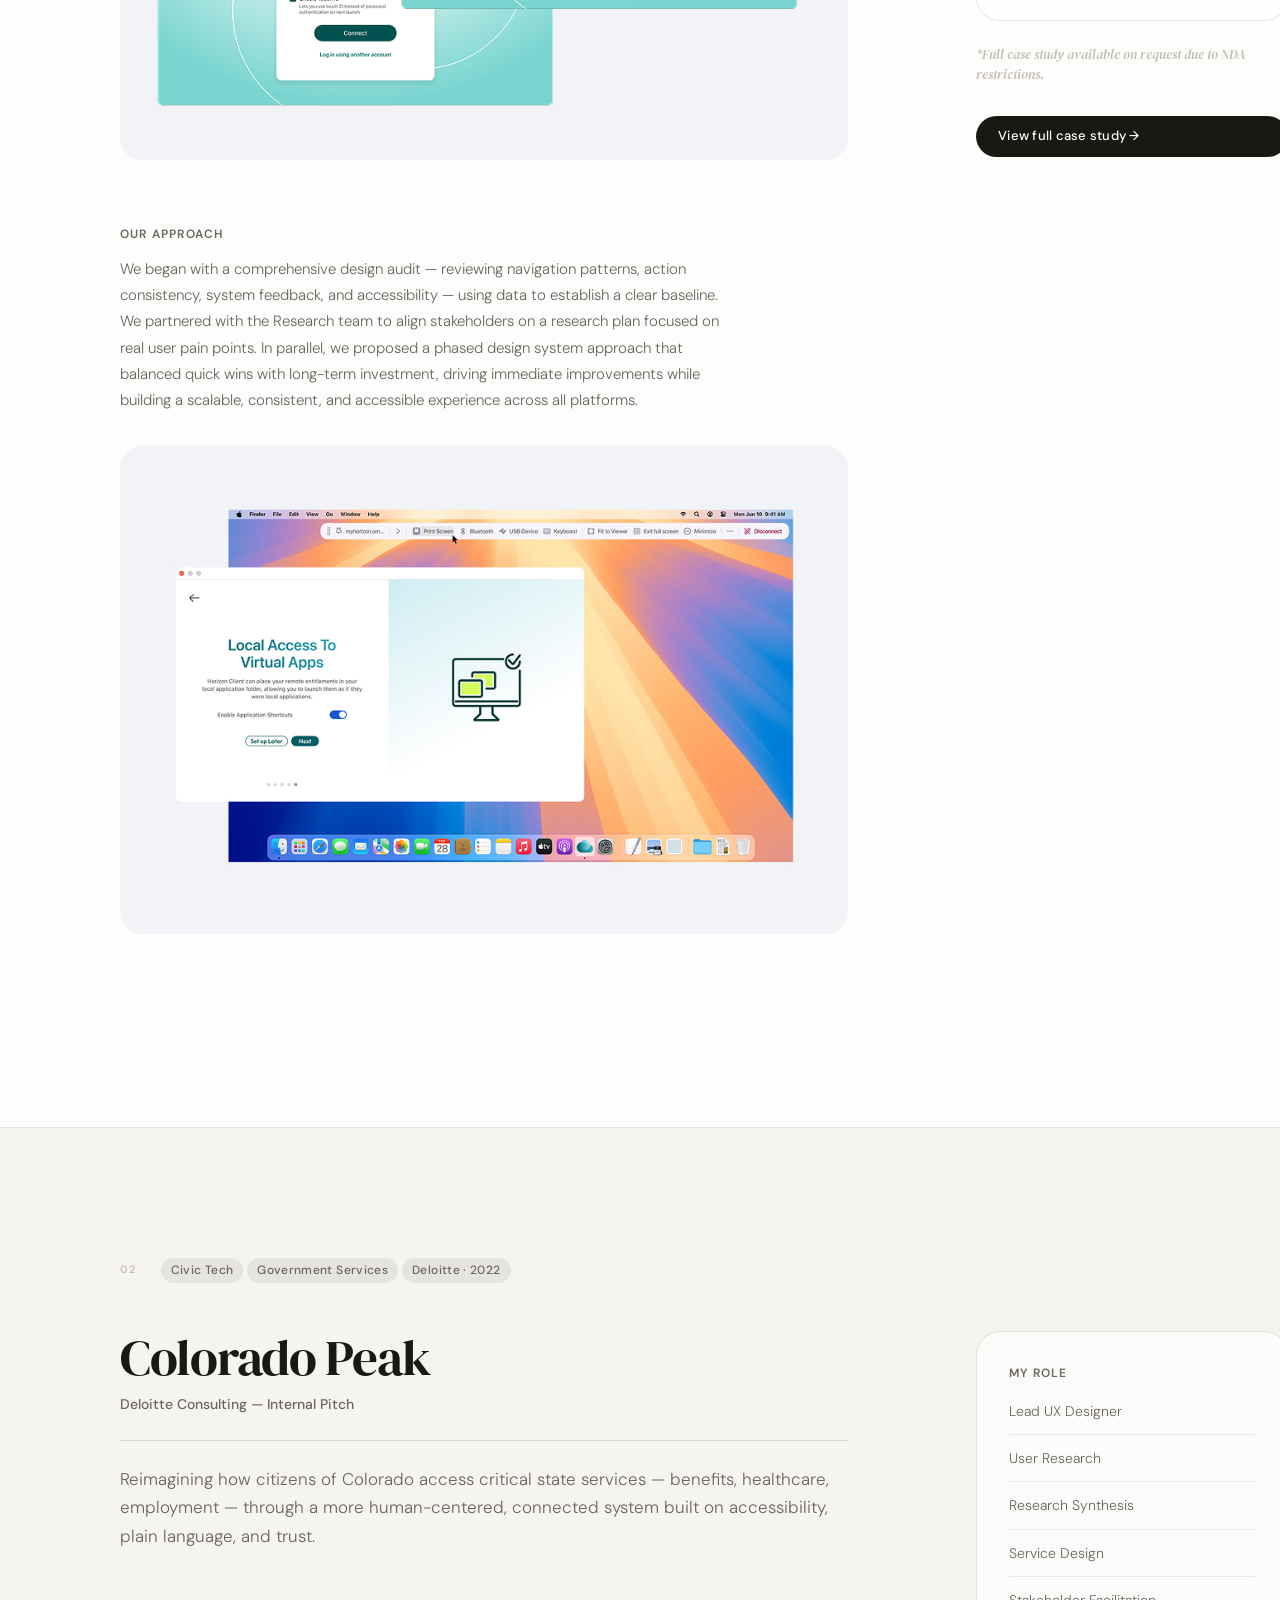
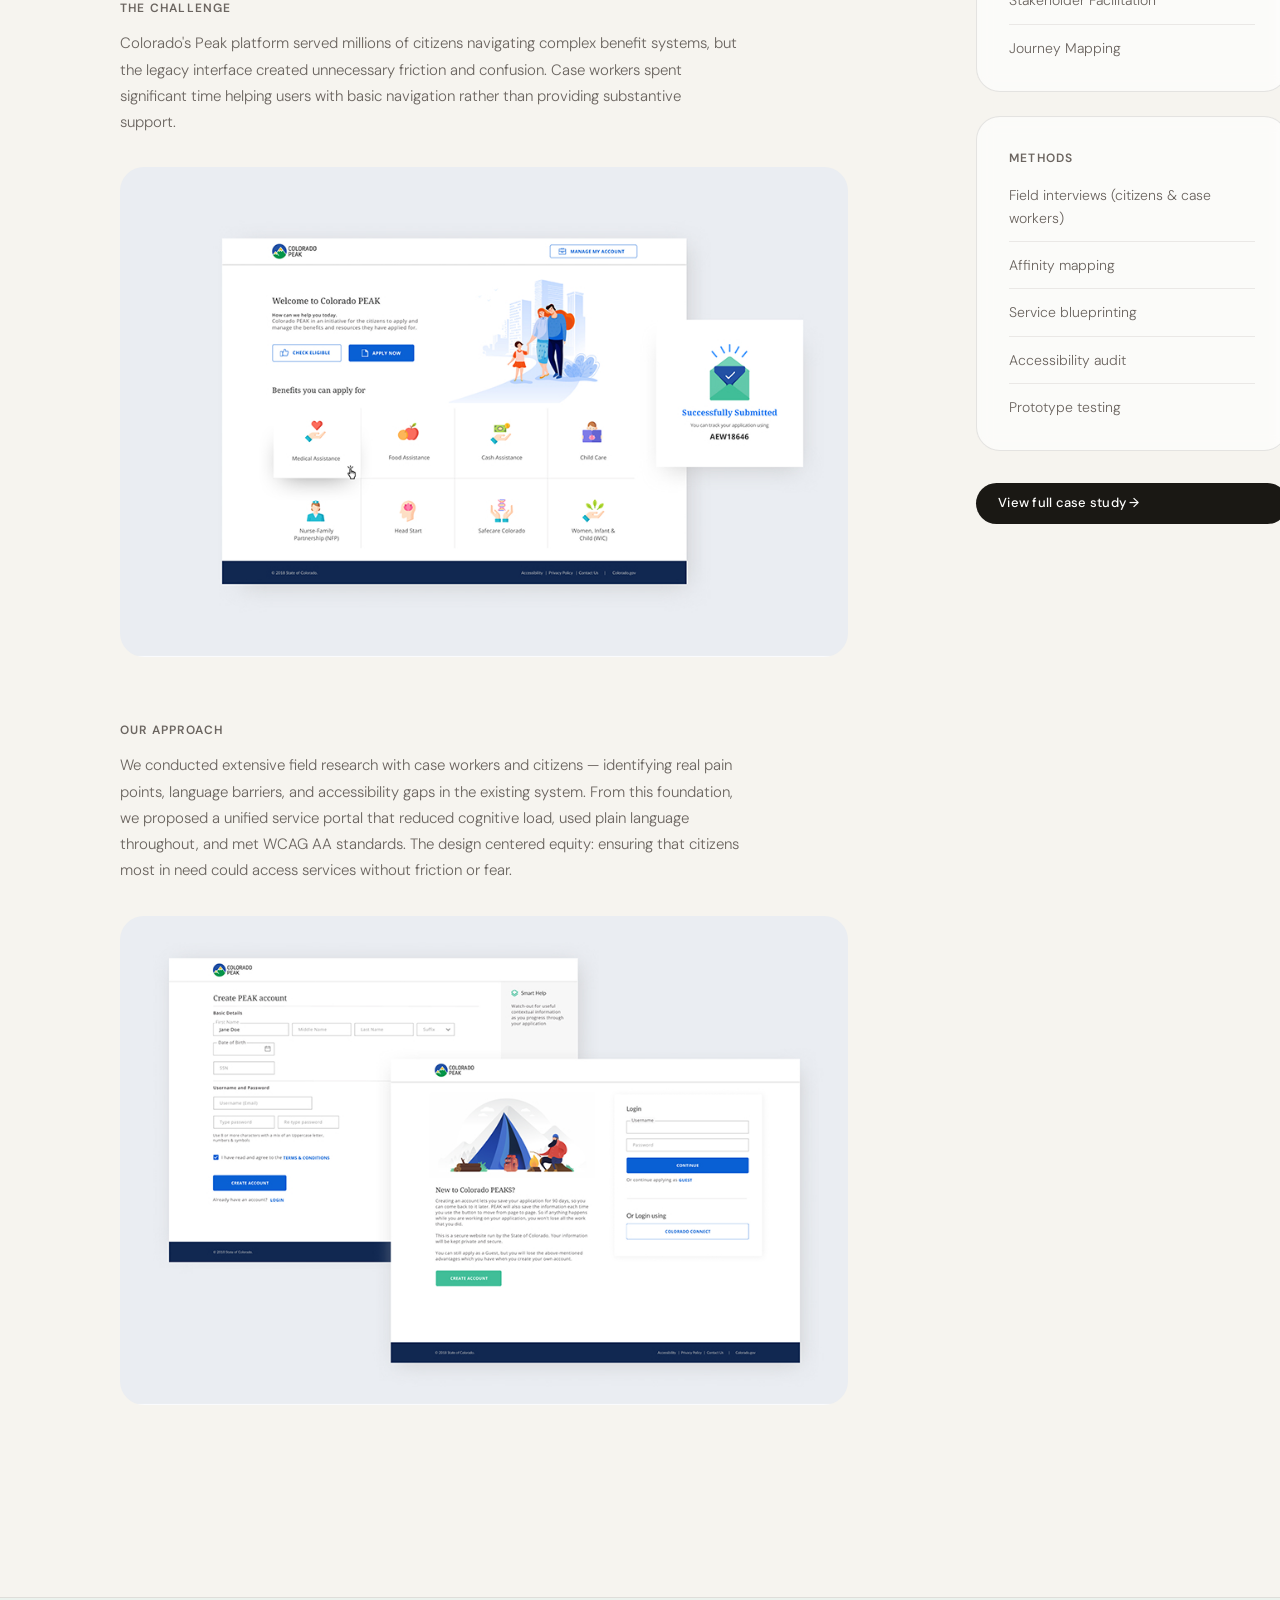
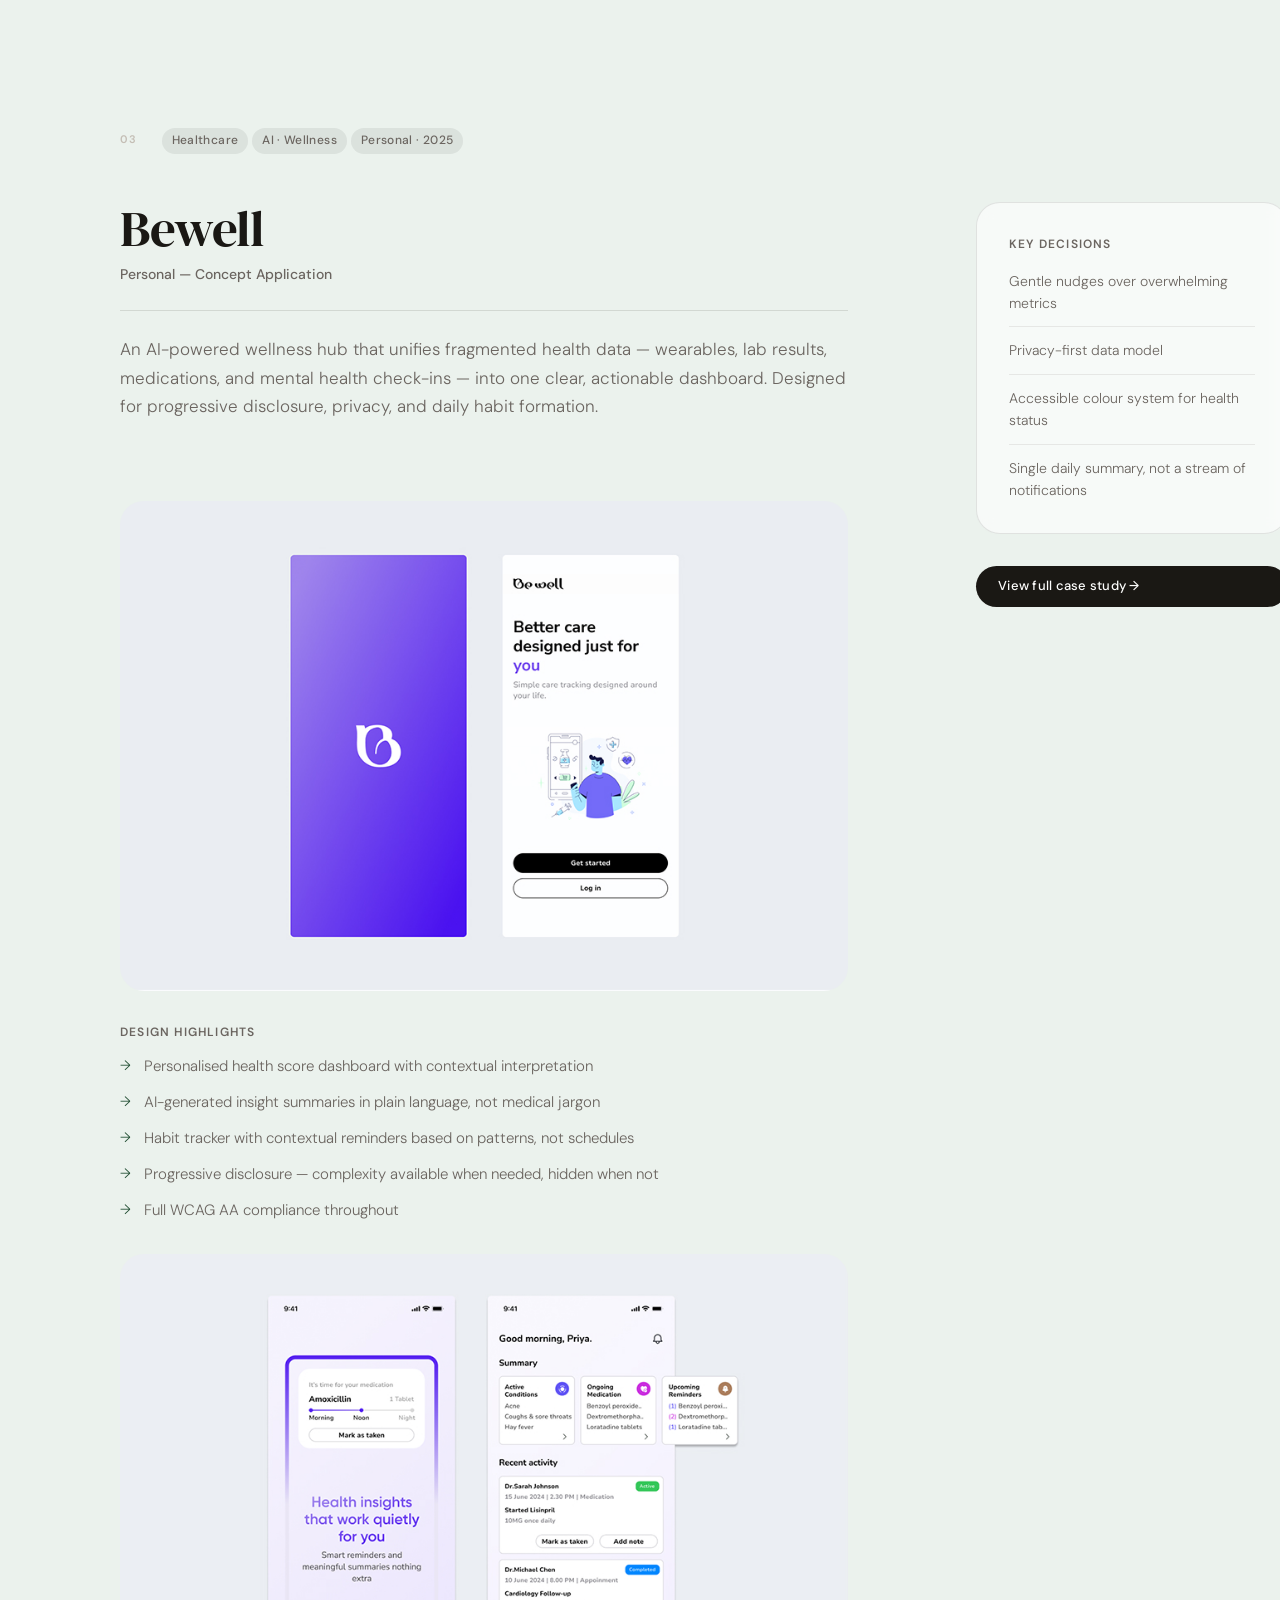
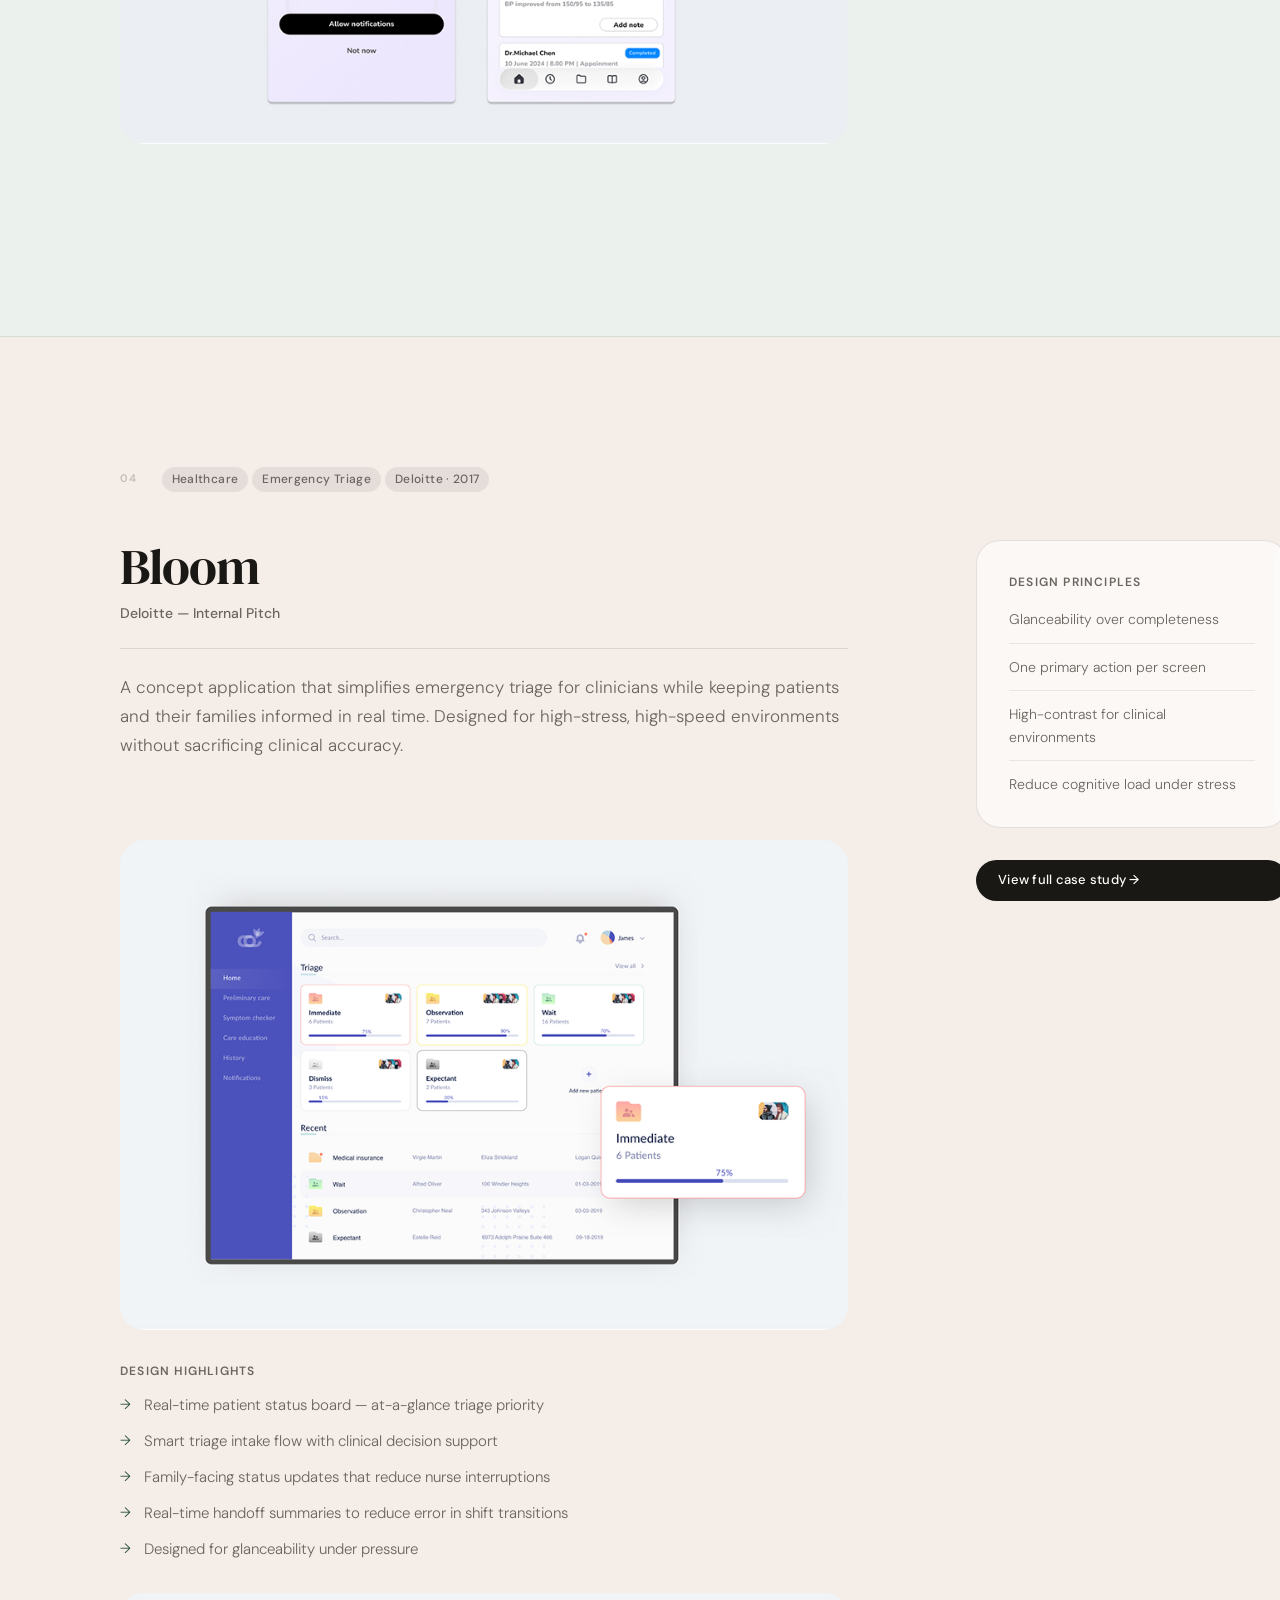
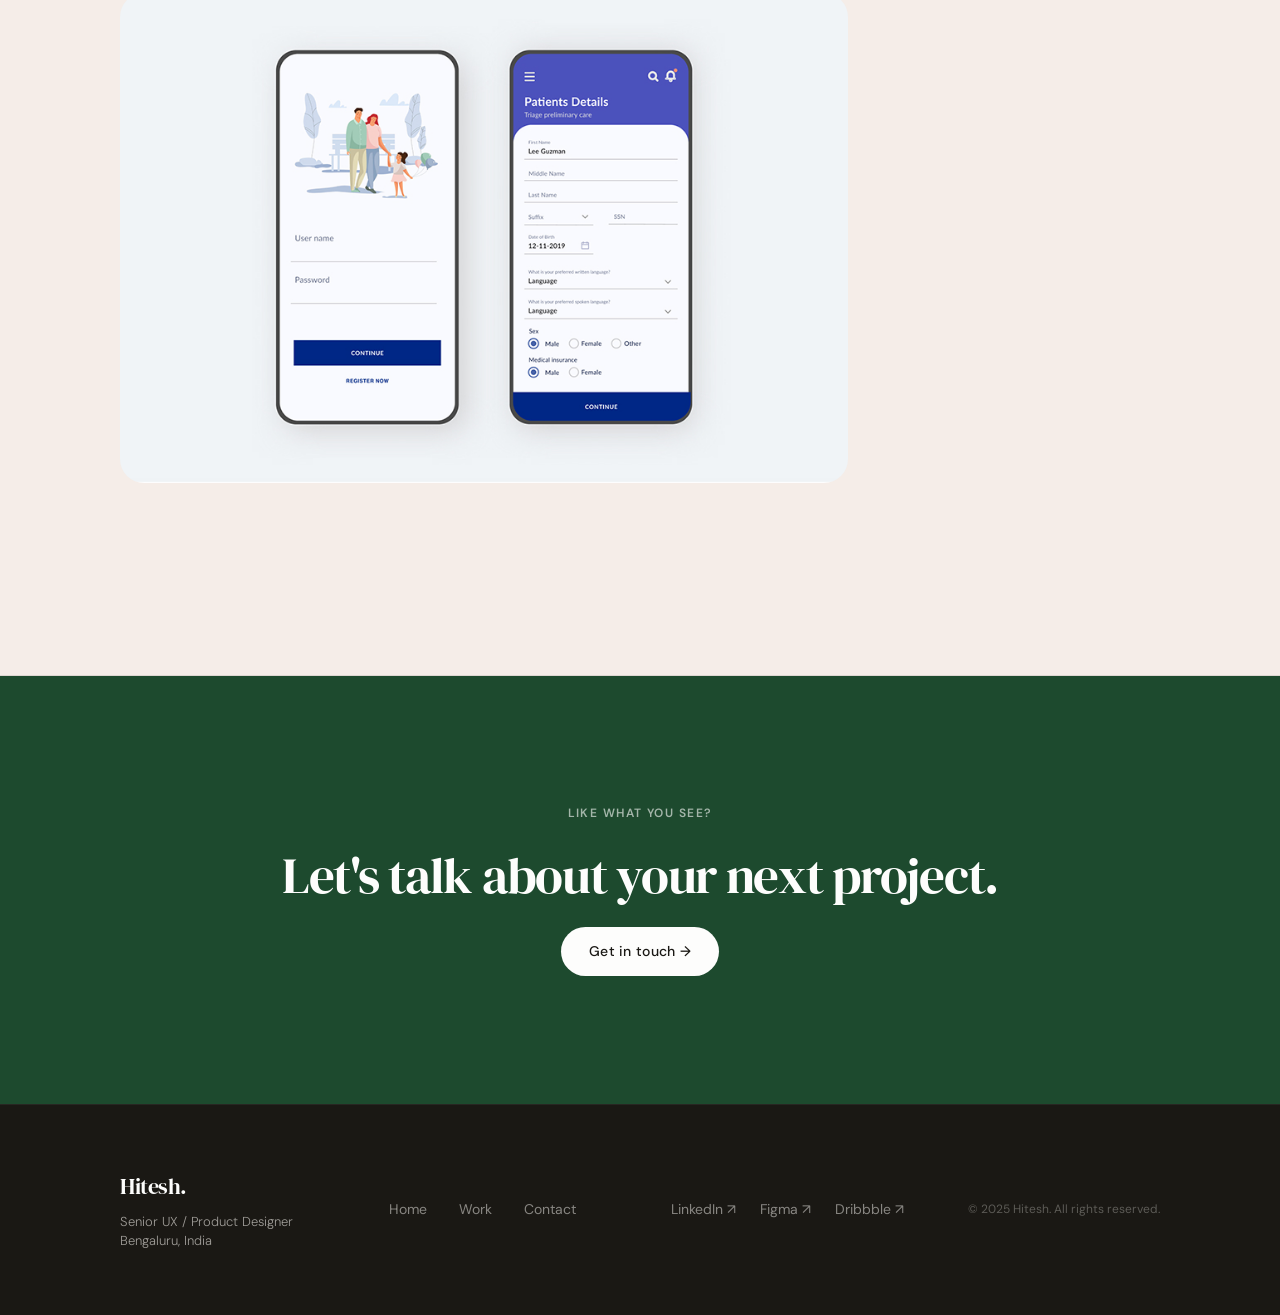
<file: projects.html>
<!DOCTYPE html>
<html lang="en">
<head>
  <meta charset="UTF-8" />
  <meta name="viewport" content="width=device-width, initial-scale=1.0" />
  <title>Work — Hitesh, UX / Product Designer</title>
  <link rel="preconnect" href="https://fonts.googleapis.com" />
  <link rel="preconnect" href="https://fonts.gstatic.com" crossorigin />
  <link href="https://fonts.googleapis.com/css2?family=DM+Serif+Display:ital@0;1&family=DM+Sans:ital,opsz,wght@0,9..40,300;0,9..40,400;0,9..40,500;0,9..40,600;1,9..40,300;1,9..40,400&display=swap" rel="stylesheet" />
  <link rel="stylesheet" href="style.css" />
</head>
<body>

  <!-- NAV -->
  <nav class="nav">
    <a href="index.html" class="nav-logo">Hitesh.</a>
    <button class="nav-toggle" aria-label="Menu" aria-expanded="false">
      <span></span><span></span>
    </button>
    <div class="nav-links">
      <a href="projects.html" class="nav-link nav-link--active">Work</a>
      <a href="contact.html" class="nav-link">Contact</a>
      <a href="assets/resume/Hitesh%20resume%202026.pdf" target="_blank" rel="noopener" class="nav-link nav-link--resume">Résumé ↗</a>
    </div>
  </nav>

  <!-- PAGE HEADER -->
  <header class="page-header">
    <div class="container">
      <div class="page-header-inner">
        <div class="page-header-meta">
          <span class="label label--muted">Selected work</span>
          <span class="label label--muted">4 projects</span>
        </div>
        <h1 class="page-headline">
          Four projects.<br/>Three industries.<br/><em>One approach.</em>
        </h1>
        <p class="page-subheadline">
          Each project begins with deep listening and ends with something that genuinely works for the people who use it.
        </p>
      </div>
    </div>
  </header>

  <!-- PROJECT 01 — HORIZON CLIENT -->
  <section class="proj-section proj-section--01">
    <div class="container">
      <div class="proj-header">
        <div class="proj-index">01</div>
        <div class="proj-tags">
          <span class="tag">Enterprise</span>
          <span class="tag">App Modernization</span>
          <span class="tag">Omnissa · 2025</span>
        </div>
      </div>
      <div class="proj-body">
        <div class="proj-info">
          <h2 class="proj-title">Horizon Client</h2>
          <p class="proj-client">Omnissa (formerly VMware)</p>
          <div class="rule rule--proj"></div>
          <p class="proj-lead">
            A trusted legacy solution in the Omnissa product lineup — redesigned from the ground up. Horizon Client enables end users to connect to virtual desktops from any device, anywhere, across Windows, macOS, iOS, Android, Linux, and Chrome OS.
          </p>
          <div class="proj-section-block">
            <h3 class="proj-sub-heading">The challenge</h3>
            <p class="proj-text">
              The core problem was the absence of a unified design system. This created inconsistent experiences across platforms and engineering inefficiencies due to the lack of a single source of truth. We needed to understand how these problems affected users before proposing any solution.
            </p>
            <img class="project-image" src="assets/images/projects/horizon0.jpg" alt="Horizon Client challenge screenshot">
          </div>
          <div class="proj-section-block">
            <h3 class="proj-sub-heading">Our approach</h3>
            <p class="proj-text">
              We began with a comprehensive design audit — reviewing navigation patterns, action consistency, system feedback, and accessibility — using data to establish a clear baseline. We partnered with the Research team to align stakeholders on a research plan focused on real user pain points. In parallel, we proposed a phased design system approach that balanced quick wins with long-term investment, driving immediate improvements while building a scalable, consistent, and accessible experience across all platforms.
            </p>
            <img class="project-image" src="assets/images/projects/horizon1.jpg" alt="Horizon Client approach screenshot">
          </div>
        </div>
        <aside class="proj-aside">
          <div class="proj-impact-card">
            <h3 class="proj-aside-heading">Impact</h3>
            <div class="impact-list">
              <div class="impact-row">
                <strong class="impact-num">30–40%</strong>
                <span class="impact-desc">Reduction in task completion time for IT admin workflows</span>
              </div>
              <div class="impact-row">
                <strong class="impact-num">+15%</strong>
                <span class="impact-desc">Usability score improvement from user interviews</span>
              </div>
              <div class="impact-row">
                <strong class="impact-num">~30%</strong>
                <span class="impact-desc">Reduction in onboarding and training time</span>
              </div>
              <div class="impact-row">
                <strong class="impact-num">WCAG AA</strong>
                <span class="impact-desc">Full compliance achieved, mitigating legal and reputational risks</span>
              </div>
            </div>
          </div>
          <div class="proj-role-card">
            <h3 class="proj-aside-heading">My role</h3>
            <ul class="role-list">
              <li>Lead Product Designer</li>
              <li>Design System Architecture</li>
              <li>Accessibility Auditing</li>
              <li>Cross-platform UX</li>
              <li>Stakeholder Alignment</li>
            </ul>
          </div>
          <p class="proj-nda-note">
            <em>*Full case study available on request due to NDA restrictions.</em>
          </p>
          <!-- SUBPAGE LINK -->
          <a href="horizon.html" class="btn btn--primary btn--sm" style="margin-top: 8px;">View full case study →</a>
        </aside>
      </div>
    </div>
  </section>

  <!-- PROJECT 02 — COLORADO PEAK -->
  <section class="proj-section proj-section--02">
    <div class="container">
      <div class="proj-header">
        <div class="proj-index">02</div>
        <div class="proj-tags">
          <span class="tag">Civic Tech</span>
          <span class="tag">Government Services</span>
          <span class="tag">Deloitte · 2022</span>
        </div>
      </div>
      <div class="proj-body">
        <div class="proj-info">
          <h2 class="proj-title">Colorado Peak</h2>
          <p class="proj-client">Deloitte Consulting — Internal Pitch</p>
          <div class="rule rule--proj"></div>
          <p class="proj-lead">
            Reimagining how citizens of Colorado access critical state services — benefits, healthcare, employment — through a more human-centered, connected system built on accessibility, plain language, and trust.
          </p>
          <div class="proj-section-block">
            <h3 class="proj-sub-heading">The challenge</h3>
            <p class="proj-text">
              Colorado's Peak platform served millions of citizens navigating complex benefit systems, but the legacy interface created unnecessary friction and confusion. Case workers spent significant time helping users with basic navigation rather than providing substantive support.
            </p>
            <img class="project-image" src="assets/images/projects/colorado0.jpg" alt="Colorado Peak challenge screenshot">
          </div>
          <div class="proj-section-block">
            <h3 class="proj-sub-heading">Our approach</h3>
            <p class="proj-text">
              We conducted extensive field research with case workers and citizens — identifying real pain points, language barriers, and accessibility gaps in the existing system. From this foundation, we proposed a unified service portal that reduced cognitive load, used plain language throughout, and met WCAG AA standards. The design centered equity: ensuring that citizens most in need could access services without friction or fear.
            </p>
            <img class="project-image" src="assets/images/projects/colorado1.jpg" alt="Colorado Peak approach screenshot">
          </div>
        </div>
        <aside class="proj-aside">
          <div class="proj-role-card">
            <h3 class="proj-aside-heading">My role</h3>
            <ul class="role-list">
              <li>Lead UX Designer</li>
              <li>User Research</li>
              <li>Research Synthesis</li>
              <li>Service Design</li>
              <li>Stakeholder Facilitation</li>
              <li>Journey Mapping</li>
            </ul>
          </div>
          <div class="proj-tools-card">
            <h3 class="proj-aside-heading">Methods</h3>
            <ul class="role-list">
              <li>Field interviews (citizens &amp; case workers)</li>
              <li>Affinity mapping</li>
              <li>Service blueprinting</li>
              <li>Accessibility audit</li>
              <li>Prototype testing</li>
            </ul>
          </div>
          <!-- SUBPAGE LINK -->
          <a href="colorado.html" class="btn btn--primary btn--sm" style="margin-top: 8px;">View full case study →</a>
        </aside>
      </div>
    </div>
  </section>

  <!-- PROJECT 03 — BEWELL -->
  <section class="proj-section proj-section--03">
    <div class="container">
      <div class="proj-header">
        <div class="proj-index">03</div>
        <div class="proj-tags">
          <span class="tag">Healthcare</span>
          <span class="tag">AI · Wellness</span>
          <span class="tag">Personal · 2025</span>
        </div>
      </div>
      <div class="proj-body">
        <div class="proj-info">
          <h2 class="proj-title">Bewell</h2>
          <p class="proj-client">Personal — Concept Application</p>
          <div class="rule rule--proj"></div>
          <p class="proj-lead">
            An AI-powered wellness hub that unifies fragmented health data — wearables, lab results, medications, and mental health check-ins — into one clear, actionable dashboard. Designed for progressive disclosure, privacy, and daily habit formation.
          </p>
          <img class="project-image" src="assets/images/projects/bewell0.jpg" alt="Bewell design screenshot">
          <div class="proj-section-block">
            <h3 class="proj-sub-heading">Design highlights</h3>
            <ul class="highlight-list">
              <li>Personalised health score dashboard with contextual interpretation</li>
              <li>AI-generated insight summaries in plain language, not medical jargon</li>
              <li>Habit tracker with contextual reminders based on patterns, not schedules</li>
              <li>Progressive disclosure — complexity available when needed, hidden when not</li>
              <li>Full WCAG AA compliance throughout</li>
            </ul>
            <img class="project-image" src="assets/images/projects/bewell1.jpg" alt="Bewell highlight screenshot">
          </div>
        </div>
        <aside class="proj-aside">
          <div class="proj-role-card">
            <h3 class="proj-aside-heading">Key decisions</h3>
            <ul class="role-list">
              <li>Gentle nudges over overwhelming metrics</li>
              <li>Privacy-first data model</li>
              <li>Accessible colour system for health status</li>
              <li>Single daily summary, not a stream of notifications</li>
            </ul>
          </div>
          <!-- SUBPAGE LINK -->
          <a href="bewell.html" class="btn btn--primary btn--sm" style="margin-top: 8px;">View full case study →</a>
        </aside>
      </div>
    </div>
  </section>

  <!-- PROJECT 04 — BLOOM -->
  <section class="proj-section proj-section--04">
    <div class="container">
      <div class="proj-header">
        <div class="proj-index">04</div>
        <div class="proj-tags">
          <span class="tag">Healthcare</span>
          <span class="tag">Emergency Triage</span>
          <span class="tag">Deloitte · 2017</span>
        </div>
      </div>
      <div class="proj-body">
        <div class="proj-info">
          <h2 class="proj-title">Bloom</h2>
          <p class="proj-client">Deloitte — Internal Pitch</p>
          <div class="rule rule--proj"></div>
          <p class="proj-lead">
            A concept application that simplifies emergency triage for clinicians while keeping patients and their families informed in real time. Designed for high-stress, high-speed environments without sacrificing clinical accuracy.
          </p>
          <img class="project-image" src="assets/images/projects/bloom0.jpg" alt="Bloom design screenshot">
          <div class="proj-section-block">
            <h3 class="proj-sub-heading">Design highlights</h3>
            <ul class="highlight-list">
              <li>Real-time patient status board — at-a-glance triage priority</li>
              <li>Smart triage intake flow with clinical decision support</li>
              <li>Family-facing status updates that reduce nurse interruptions</li>
              <li>Real-time handoff summaries to reduce error in shift transitions</li>
              <li>Designed for glanceability under pressure</li>
            </ul>
            <img class="project-image" src="assets/images/projects/bloom1.jpg" alt="Bloom highlight screenshot">
          </div>
        </div>
        <aside class="proj-aside">
          <div class="proj-role-card">
            <h3 class="proj-aside-heading">Design principles</h3>
            <ul class="role-list">
              <li>Glanceability over completeness</li>
              <li>One primary action per screen</li>
              <li>High-contrast for clinical environments</li>
              <li>Reduce cognitive load under stress</li>
            </ul>
          </div>
          <!-- SUBPAGE LINK -->
          <a href="bloom.html" class="btn btn--primary btn--sm" style="margin-top: 8px;">View full case study →</a>
        </aside>
      </div>
    </div>
  </section>

  <!-- CONTACT CTA -->
  <section class="cta-band">
    <div class="container">
      <div class="cta-band-inner">
        <p class="cta-band-eyebrow">Like what you see?</p>
        <h2 class="cta-band-headline">Let's talk about your next project.</h2>
        <a href="contact.html" class="btn btn--invert">Get in touch →</a>
      </div>
    </div>
  </section>

  <!-- FOOTER -->
  <footer class="footer">
    <div class="container">
      <div class="footer-inner">
        <div class="footer-brand">
          <a href="index.html" class="nav-logo">Hitesh.</a>
          <p class="footer-tagline">Senior UX / Product Designer<br/>Bengaluru, India</p>
        </div>
        <nav class="footer-nav" aria-label="Footer navigation">
          <a href="index.html">Home</a>
          <a href="projects.html">Work</a>
          <a href="contact.html">Contact</a>
        </nav>
        <div class="footer-social">
          <a href="https://www.linkedin.com/in/hitesh-harish/" target="_blank" rel="noopener">LinkedIn ↗</a>
          <a href="https://www.figma.com/@hiteshh" target="_blank" rel="noopener">Figma ↗</a>
          <a href="https://dribbble.com/hiteshdesign" target="_blank" rel="noopener">Dribbble ↗</a>
        </div>
        <p class="footer-copy">© 2025 Hitesh. All rights reserved.</p>
      </div>
    </div>
  </footer>

  <script src="main.js"></script>
</body>
</html>
</file>
<file: style.css>
/* =========================================================
   HITESH PORTFOLIO — style.css
   Design system: editorial typographic, warm cream + forest green
   Breakpoints: 1440px (desktop), 960px (tablet), 480px (mobile)
   ========================================================= */

/* --- DESIGN TOKENS --- */
:root {
  /* Colour palette */
  --cream:        #FDFDFC;
  --cream-dark:   #EDE9E0;
  --ink:          #1A1814;
  --ink-muted:    #6B6560;
  --ink-faint:    #C4BEB5;
  --green:        #1D4A2E;
  --green-light:  #2A6B41;
  --green-muted:  #EBF2ED;
  --rust:         #9B3A1E;
  --rust-muted:   #F5EAE6;
  --sand:         #D6C9B4;
  --white:        #FFFFFF;

  /* Typography */
  --font-display: 'DM Serif Display', Georgia, serif;
  --font-body:    'DM Sans', system-ui, sans-serif;

  /* Spacing scale (8-pt grid) */
  --space-1:   4px;
  --space-2:   8px;
  --space-3:   12px;
  --space-4:   16px;
  --space-5:   24px;
  --space-6:   32px;
  --space-7:   48px;
  --space-8:   64px;
  --space-9:   96px;
  --space-10:  128px;
  --space-11:  160px;

  /* Layout */
  --max-w:      1440px;
  --content-w:  1200px;
  --gutter:     80px;
  --nav-h:      72px;

  /* Transitions */
  --ease:       cubic-bezier(0.25, 0.1, 0.25, 1);
  --ease-out:   cubic-bezier(0, 0, 0.2, 1);
  --dur-fast:   150ms;
  --dur-base:   250ms;
  --dur-slow:   400ms;

  /* Borders */
  --radius-sm:  4px;
  --radius-md:  8px;
  --radius-lg:  16px;
  --radius-xl:  24px;
  --radius-pill: 999px;

  /* Shadows */
  --shadow-sm:  0 1px 3px rgba(26,24,20,0.08);
  --shadow-md:  0 4px 16px rgba(26,24,20,0.10);
  --shadow-lg:  0 12px 40px rgba(26,24,20,0.12);
}

/* --- RESET & BASE --- */
*, *::before, *::after { box-sizing: border-box; margin: 0; padding: 0; }

html {
  scroll-behavior: smooth;
  -webkit-text-size-adjust: 100%;
}

body {
  background: var(--cream);
  color: var(--ink);
  font-family: var(--font-body);
  font-size: 16px;
  line-height: 1.6;
  font-weight: 400;
  overflow-x: hidden;
}

img, svg { display: block; max-width: 100%; }
a { color: inherit; text-decoration: none; }
button { cursor: pointer; font: inherit; border: none; background: none; }
ul { list-style: none; }
input, textarea, select { font: inherit; }

/* --- TYPOGRAPHY SCALE --- */
.h1, h1 {
  font-family: var(--font-display);
  font-size: clamp(2.75rem, 5.5vw, 4.5rem);
  line-height: 1.06;
  letter-spacing: -0.02em;
  font-weight: 400;
}
.h2, h2 {
  font-family: var(--font-display);
  font-size: clamp(2rem, 3.5vw, 3rem);
  line-height: 1.1;
  letter-spacing: -0.015em;
  font-weight: 400;
}
h3 {
  font-family: var(--font-body);
  font-size: 0.75rem;
  font-weight: 600;
  letter-spacing: 0.1em;
  text-transform: uppercase;
  color: var(--ink-muted);
}
em { font-family: var(--font-display); font-style: italic; }
p { max-width: 68ch; }

/* Image placeholder */
.image-placeholder {
  width: min(100%, 68ch);
  aspect-ratio: 1 / 1;
  background: #f5f5f5;
  border: 2px dashed #ccc;
  border-radius: var(--radius-md);
  margin: var(--space-4) 0;
}

.project-image {
  width: 877px;
  height: 590px;
  display: block;
  margin: var(--space-4) 0;
  border-radius: var(--radius-md);
  object-fit: cover;
}

/* --- LAYOUT --- */
.container {
  width: 100%;
  max-width: var(--content-w);
  margin-inline: auto;
  padding-inline: var(--gutter);
}

.section { padding-block: var(--space-10); }
.rule {
  width: 100%;
  height: 1px;
  background: var(--ink);
  opacity: 0.12;
  margin-block: var(--space-6);
}
.rule--proj { margin-block: var(--space-5); }

/* --- LABELS --- */
.label {
  font-size: 0.75rem;
  font-weight: 500;
  letter-spacing: 0.08em;
  text-transform: uppercase;
}
.label--muted { color: var(--ink-muted); }

/* --- DOTS --- */
.dot {
  display: inline-block;
  width: 7px;
  height: 7px;
  border-radius: 50%;
  flex-shrink: 0;
}
.dot--green {
  background: #3DAA5C;
  box-shadow: 0 0 0 3px rgba(61,170,92,0.2);
  animation: pulse 2.5s infinite;
}
@keyframes pulse {
  0%, 100% { box-shadow: 0 0 0 3px rgba(61,170,92,0.2); }
  50%       { box-shadow: 0 0 0 6px rgba(61,170,92,0.08); }
}

/* --- BUTTONS --- */
.btn {
  display: inline-flex;
  align-items: center;
  gap: var(--space-2);
  padding: 13px 28px;
  border-radius: var(--radius-pill);
  font-size: 0.875rem;
  font-weight: 500;
  letter-spacing: 0.02em;
  transition: all var(--dur-base) var(--ease-out);
  white-space: nowrap;
}
.btn--primary {
  background: var(--ink);
  color: var(--cream);
}
.btn--primary:hover {
  background: var(--green);
  transform: translateY(-1px);
  box-shadow: var(--shadow-md);
}
.btn--ghost {
  border: 1.5px solid var(--ink);
  color: var(--ink);
}
.btn--ghost:hover {
  background: var(--ink);
  color: var(--cream);
}
.btn--invert {
  background: var(--cream);
  color: var(--ink);
}
.btn--invert:hover {
  background: var(--green-muted);
  color: var(--green);
}
.btn--sm { padding: 10px 22px; font-size: 0.8125rem; }
.btn--full { width: 100%; justify-content: center; }

/* --- TEXT LINK --- */
.text-link {
  font-size: 0.875rem;
  font-weight: 500;
  color: var(--ink-muted);
  display: inline-flex;
  align-items: center;
  gap: 4px;
  transition: color var(--dur-fast) var(--ease);
}
.text-link:hover { color: var(--ink); }

/* --- TAGS --- */
.tag {
  display: inline-block;
  padding: 3px 10px;
  border-radius: var(--radius-pill);
  background: rgba(26,24,20,0.07);
  font-size: 0.75rem;
  font-weight: 500;
  color: var(--ink-muted);
  letter-spacing: 0.03em;
}

/* =========================================================
   NAV
   ========================================================= */
.nav {
  position: fixed;
  top: 0;
  left: 0;
  right: 0;
  z-index: 100;
  height: var(--nav-h);
  display: flex;
  align-items: center;
  justify-content: space-between;
  padding-inline: var(--gutter);
  background: rgba(246, 244, 239, 0.88);
  backdrop-filter: blur(12px);
  -webkit-backdrop-filter: blur(12px);
  border-bottom: 1px solid rgba(26,24,20,0.08);
  transition: background var(--dur-base) var(--ease);
}
.nav.scrolled {
  background: rgba(246, 244, 239, 0.96);
  box-shadow: var(--shadow-sm);
}

.nav-logo {
  font-family: var(--font-display);
  font-size: 1.375rem;
  color: var(--ink);
  letter-spacing: -0.02em;
  transition: color var(--dur-fast) var(--ease);
}
.nav-logo:hover { color: var(--green); }

.nav-links {
  display: flex;
  align-items: center;
  gap: var(--space-6);
}

.nav-link {
  font-size: 0.875rem;
  font-weight: 500;
  color: var(--ink-muted);
  transition: color var(--dur-fast) var(--ease);
  position: relative;
}
.nav-link::after {
  content: '';
  position: absolute;
  bottom: -3px;
  left: 0;
  width: 0;
  height: 1.5px;
  background: var(--ink);
  transition: width var(--dur-base) var(--ease-out);
}
.nav-link:hover { color: var(--ink); }
.nav-link:hover::after { width: 100%; }
.nav-link--active { color: var(--ink); }
.nav-link--active::after { width: 100%; }

.nav-link--resume {
  padding: 8px 18px;
  border-radius: var(--radius-pill);
  border: 1.5px solid rgba(26,24,20,0.2);
  color: var(--ink);
  transition: all var(--dur-base) var(--ease-out);
}
.nav-link--resume:hover {
  background: var(--ink);
  color: var(--cream);
  border-color: var(--ink);
}
.nav-link--resume::after { display: none; }

/* Hamburger */
.nav-toggle {
  display: none;
  flex-direction: column;
  gap: 5px;
  width: 32px;
  padding: 4px;
}
.nav-toggle span {
  display: block;
  height: 1.5px;
  background: var(--ink);
  border-radius: 2px;
  transition: all var(--dur-base) var(--ease);
  transform-origin: center;
}
.nav-toggle[aria-expanded="true"] span:nth-child(1) {
  transform: translateY(6.5px) rotate(45deg);
}
.nav-toggle[aria-expanded="true"] span:nth-child(2) {
  transform: translateY(-6.5px) rotate(-45deg);
}

/* =========================================================
   HERO
   ========================================================= */
.hero {
  padding-top: calc(var(--nav-h) + var(--space-9));
  padding-bottom: var(--space-10);
}
.hero-inner { padding-inline: var(--gutter); max-width: var(--content-w); margin-inline: auto; }
.profile-card {
  display: flex;
  align-items: center;
  gap: 16px;
  margin-bottom: 24px;
}

.profile-image {
  width: 124px;
  height: 124px;
  border-radius: 12px;
  overflow: hidden;
  background: #f2f2f2;
  flex-shrink: 0;
}

.profile-image img {
  width: 100%;
  height: 100%;
  object-fit: cover;
}

.profile-text h3 {
  margin: 0;
  font-size: 1.125rem;
  font-weight: 600;
}

.profile-text p {
  margin: 4px 0 0;
  font-size: 0.95rem;
  color: #666;
}
.hero-top {
  display: flex;
  align-items: center;
  justify-content: space-between;
  margin-bottom: var(--space-5);
}
.hero-availability {
  display: flex;
  align-items: center;
  gap: var(--space-2);
}

.hero-headline {
  font-family: var(--font-display);
  font-size: clamp(3.5rem, 7.5vw, 7rem);
  line-height: 1.0;
  letter-spacing: -0.03em;
  font-weight: 400;
  margin-block: var(--space-5);
}

.hero-bottom {
  display: grid;
  grid-template-columns: 1fr auto auto;
  gap: var(--space-8);
  align-items: start;
  padding-top: var(--space-5);
}

.hero-bio {
  font-size: 1.0625rem;
  font-weight: 300;
  line-height: 1.7;
  color: var(--ink-muted);
  max-width: 44ch;
}

.hero-stats {
  display: flex;
  gap: var(--space-7);
  align-items: start;
}
.stat { display: flex; flex-direction: column; gap: 4px; }
.stat-num {
  font-family: var(--font-display);
  font-size: 2.5rem;
  line-height: 1;
  letter-spacing: -0.03em;
  color: var(--ink);
}
.stat-num sup { font-size: 1.25rem; vertical-align: super; }
.stat-label {
  font-size: 0.75rem;
  color: var(--ink-muted);
  line-height: 1.4;
  max-width: 14ch;
}

.hero-ctas {
  display: flex;
  flex-direction: column;
  gap: var(--space-3);
  align-items: flex-end;
}

/* =========================================================
   MARQUEE
   ========================================================= */
.marquee-wrapper {
  overflow: hidden;
  background: var(--ink);
  color: var(--cream);
  padding-block: var(--space-4);
  border-block: 1px solid rgba(255,255,255,0.06);
}
.marquee-track {
  display: flex;
  gap: var(--space-5);
  align-items: center;
  white-space: nowrap;
  animation: marquee 28s linear infinite;
  width: max-content;
}
.marquee-track span {
  font-size: 0.8125rem;
  font-weight: 500;
  letter-spacing: 0.05em;
  text-transform: uppercase;
  opacity: 0.7;
}
.marquee-track .sep { opacity: 0.3; }

@keyframes marquee {
  from { transform: translateX(0); }
  to   { transform: translateX(-50%); }
}
.marquee-wrapper:hover .marquee-track { animation-play-state: paused; }

/* =========================================================
   WORK SECTION (homepage)
   ========================================================= */
.work-section { padding-top: var(--space-10); }

.section-header {
  display: flex;
  align-items: center;
  justify-content: space-between;
  padding-bottom: var(--space-6);
  border-bottom: 1px solid rgba(26,24,20,0.12);
  margin-bottom: 0;
}
.section-label-group {
  display: flex;
  align-items: center;
  gap: var(--space-4);
}
.section-num {
  font-size: 0.6875rem;
  font-weight: 600;
  letter-spacing: 0.12em;
  color: var(--ink-faint);
}

/* Project rows */
.project-row {
  border-bottom: 1px solid rgba(26,24,20,0.10);
  padding-block: var(--space-9);
  position: relative;
  overflow: hidden;
  transition: background var(--dur-base) var(--ease);
}
.project-row:hover { background: var(--cream-dark); }

.project-row-inner {
  display: grid;
  grid-template-columns: 120px 1fr auto;
  gap: var(--space-8);
  align-items: start;
}
.project-row-inner--reverse {
  grid-template-columns: 120px auto 1fr;
}
.project-row-inner--reverse .project-content { order: 3; }
.project-row-inner--reverse .project-visual { order: 2; }

.project-meta { display: flex; flex-direction: column; gap: var(--space-4); }
.project-num {
  font-size: 0.6875rem;
  font-weight: 600;
  letter-spacing: 0.12em;
  color: var(--ink-faint);
}
.project-tags { display: flex; flex-wrap: wrap; gap: var(--space-2); }

.project-content { max-width: 540px; }
.project-title {
  font-family: var(--font-display);
  font-size: clamp(2rem, 3vw, 2.75rem);
  line-height: 1.08;
  letter-spacing: -0.02em;
  margin-bottom: var(--space-2);
}
.project-client {
  font-size: 0.8125rem;
  color: var(--ink-muted);
  margin-bottom: var(--space-4);
  font-weight: 500;
}
.project-desc {
  font-size: 0.9375rem;
  line-height: 1.7;
  color: var(--ink-muted);
  font-weight: 300;
  margin-bottom: var(--space-5);
  max-width: 52ch;
}

.project-impact {
  display: flex;
  gap: var(--space-6);
  margin-bottom: var(--space-6);
  padding: var(--space-5);
  background: rgba(26,24,20,0.04);
  border-radius: var(--radius-lg);
}
.impact-item {
  display: flex;
  flex-direction: column;
  gap: 2px;
}
.impact-item strong {
  font-family: var(--font-display);
  font-size: 1.5rem;
  line-height: 1;
  color: var(--green);
  letter-spacing: -0.02em;
}
.impact-item span {
  font-size: 0.75rem;
  color: var(--ink-muted);
  line-height: 1.4;
  max-width: 16ch;
}

.project-role-list {
  display: flex;
  flex-wrap: wrap;
  gap: var(--space-2);
  margin-bottom: var(--space-6);
}
.role-item {
  font-size: 0.8125rem;
  color: var(--ink-muted);
  padding: 4px 12px;
  border: 1px solid rgba(26,24,20,0.16);
  border-radius: var(--radius-pill);
}

.project-link {
  display: inline-flex;
  align-items: center;
  gap: 6px;
  font-size: 0.875rem;
  font-weight: 500;
  color: var(--ink);
  border-bottom: 1.5px solid var(--ink);
  padding-bottom: 2px;
  transition: all var(--dur-base) var(--ease-out);
}
.project-link span { transition: transform var(--dur-base) var(--ease-out); }
.project-link:hover { color: var(--green); border-color: var(--green); }
.project-link:hover span { transform: translate(3px, -2px); }

/* Visual placeholder panels */
.project-visual {
  width: 384px;
  height: 360px;
  border-radius: var(--radius-xl);
  flex-shrink: 0;
  position: relative;
  overflow: hidden;
}

/* Project images */

.project-visual--horizon {
  background-image: url("assets/images/projects/horizon.png");
  background-size: cover;
  background-position: center;
}

.project-visual--colorado {
  background-image: url("assets/images/projects/colorado.png");
  background-size: cover;
  background-position: center;
}

/* Project card images */
.project-card--bewell {
  background-image: url("assets/images/projects/bewell.png");
  background-size: cover;
  background-position: center;
}

.project-card--bloom {
  background-image: url("assets/images/projects/bloom.png");
  background-size: cover;
  background-position: center;
}

.visual-card {
  position: absolute;
  inset: 20px;
  background: white;
  border-radius: var(--radius-lg);
  box-shadow: var(--shadow-lg);
  padding: 20px;
  display: flex;
  flex-direction: column;
  gap: 14px;
}
.visual-screen {
  background: #F0F4F8;
  border-radius: var(--radius-md);
  padding: 12px;
  display: flex;
  flex-direction: column;
  gap: 8px;
  flex: 1;
}
.visual-screen--offset {
  position: absolute;
  right: -16px;
  bottom: -16px;
  width: 60%;
  background: white;
  box-shadow: var(--shadow-md);
  border-radius: var(--radius-md);
  padding: 12px;
  display: flex;
  flex-direction: column;
  gap: 6px;
}

.screen-bar { height: 8px; background: var(--sand); border-radius: 4px; width: 40%; }
.screen-line { height: 6px; background: rgba(26,24,20,0.10); border-radius: 3px; }
.screen-line--short { width: 55%; }
.screen-line--mid { width: 75%; }
.screen-block { height: 32px; background: rgba(26,24,20,0.06); border-radius: var(--radius-sm); }
.screen-block--wide { width: 85%; }

/* Map visual */
.visual-map {
  position: absolute;
  inset: 0;
  padding: 20px;
  display: flex;
  flex-direction: column;
  justify-content: center;
  align-items: center;
  gap: 10px;
}
.map-pin {
  width: 12px;
  height: 12px;
  background: var(--ink);
  border-radius: 50% 50% 50% 0;
  transform: rotate(-45deg);
  position: absolute;
}
.map-pin--1 { top: 40%; left: 30%; }
.map-pin--2 { top: 25%; left: 60%; background: var(--green); }
.map-pin--3 { top: 60%; left: 50%; }
.map-line {
  position: absolute;
  top: 30%;
  left: 28%;
  width: 35%;
  height: 1.5px;
  background: rgba(26,24,20,0.2);
  transform: rotate(5deg);
}
.map-card {
  position: absolute;
  bottom: 20px;
  right: 20px;
  background: white;
  border-radius: var(--radius-md);
  padding: 12px;
  width: 48%;
  box-shadow: var(--shadow-md);
  display: flex;
  flex-direction: column;
  gap: 6px;
}
.map-card-line { height: 6px; background: rgba(26,24,20,0.12); border-radius: 3px; }
.map-card-line--short { width: 60%; }

/* Project grid (cards) */
.project-grid {
  display: grid;
  grid-template-columns: 1fr 1fr;
  gap: var(--space-5);
  margin-top: var(--space-5);
}
.project-card {
  border-radius: var(--radius-xl);
  overflow: hidden;
  transition: transform var(--dur-base) var(--ease-out), box-shadow var(--dur-base) var(--ease-out);
}
.project-card:hover {
  transform: translateY(-4px);
  box-shadow: var(--shadow-lg);
}
.project-card--bewell {
  background: linear-gradient(145deg, #E8E0F0 0%, #D4C8E8 100%);
}
.project-card--bloom {
  background: linear-gradient(145deg, #F0E0D0 0%, #E4C8B4 100%);
}
.project-card-inner {
  padding: var(--space-7) var(--space-6);
  display: flex;
  flex-direction: column;
  gap: var(--space-3);
  min-height: 340px;
}
.project-card-meta {
  display: flex;
  justify-content: space-between;
  align-items: flex-start;
  margin-bottom: var(--space-2);
}
.project-card-title {
  font-family: var(--font-display);
  font-size: 2rem;
  line-height: 1.08;
  letter-spacing: -0.02em;
  font-weight: 400;
}
.project-card-client {
  font-size: 0.8125rem;
  color: var(--ink-muted);
  font-weight: 500;
}
.project-card-desc {
  font-size: 0.9rem;
  line-height: 1.65;
  color: var(--ink-muted);
  font-weight: 300;
  max-width: 44ch;
  margin-bottom: auto;
}

/* =========================================================
   ABOUT SECTION
   ========================================================= */
.about-section { background: var(--ink); color: var(--cream); }
.about-section .rule { background: var(--cream); opacity: 0.12; }

.about-inner {
  display: grid;
  grid-template-columns: 1fr 1fr;
  gap: var(--space-10);
  align-items: start;
}

.about-left { display: flex; flex-direction: column; gap: var(--space-5); }
.about-left .section-num { color: rgba(246,244,239,0.35); }
.about-left .section-label { color: rgba(246,244,239,0.5); }
.about-headline {
  font-family: var(--font-display);
  font-size: clamp(1.75rem, 3vw, 2.5rem);
  line-height: 1.15;
  letter-spacing: -0.02em;
  color: var(--cream);
  font-weight: 400;
}

.about-right { display: flex; flex-direction: column; gap: var(--space-5); }
.about-body {
  font-size: 0.9375rem;
  line-height: 1.75;
  color: rgba(246,244,239,0.65);
  font-weight: 300;
  max-width: 52ch;
}

.skills-grid {
  display: grid;
  grid-template-columns: 1fr 1fr;
  gap: var(--space-3);
  margin-block: var(--space-3);
}
.skill-item {
  display: flex;
  align-items: center;
  gap: var(--space-3);
  padding: var(--space-4);
  border: 1px solid rgba(246,244,239,0.12);
  border-radius: var(--radius-md);
  transition: border-color var(--dur-base) var(--ease);
}
.skill-item:hover { border-color: rgba(246,244,239,0.3); }
.skill-num { font-size: 0.625rem; font-weight: 600; letter-spacing: 0.1em; color: rgba(246,244,239,0.3); }
.skill-name { font-size: 0.875rem; font-weight: 400; color: rgba(246,244,239,0.8); }

/* =========================================================
   CTA BAND
   ========================================================= */
.cta-band {
  background: var(--green);
  color: var(--cream);
  padding-block: var(--space-10);
}
.cta-band-inner {
  display: flex;
  flex-direction: column;
  align-items: center;
  text-align: center;
  gap: var(--space-5);
}
.cta-band-eyebrow {
  font-size: 0.75rem;
  font-weight: 600;
  letter-spacing: 0.12em;
  text-transform: uppercase;
  opacity: 0.6;
  max-width: 100%;
}
.cta-band-headline {
  font-family: var(--font-display);
  font-size: clamp(2rem, 4vw, 3.25rem);
  letter-spacing: -0.025em;
  line-height: 1.1;
  color: var(--cream);
  max-width: 100%;
}

/* =========================================================
   PAGE HEADER (projects & contact)
   ========================================================= */
.page-header {
  padding-top: calc(var(--nav-h) + var(--space-9));
  padding-bottom: var(--space-9);
  border-bottom: 1px solid rgba(26,24,20,0.10);
}
.page-header-inner {
  display: flex;
  flex-direction: column;
  gap: var(--space-5);
}
.page-header-meta {
  display: flex;
  align-items: center;
  gap: var(--space-5);
}
.page-headline {
  font-family: var(--font-display);
  font-size: clamp(3rem, 6vw, 5.5rem);
  line-height: 1.05;
  letter-spacing: -0.025em;
  font-weight: 400;
  max-width: 100%;
}
.page-subheadline {
  font-size: 1.0625rem;
  line-height: 1.7;
  color: var(--ink-muted);
  font-weight: 300;
  max-width: 58ch;
}

/* =========================================================
   PROJECTS PAGE SECTIONS
   ========================================================= */
.proj-section {
  padding-block: var(--space-10);
  border-bottom: 1px solid rgba(26,24,20,0.10);
}
.proj-section--01 { background: var(--cream); }
.proj-section--02 { background: #F6F4EF; }
.proj-section--03 { background: var(--green-muted); }
.proj-section--04 { background: #F5EDE8; }

.proj-header {
  display: flex;
  align-items: center;
  gap: var(--space-5);
  margin-bottom: var(--space-7);
}
.proj-index {
  font-size: 0.6875rem;
  font-weight: 600;
  letter-spacing: 0.12em;
  color: var(--ink-faint);
  flex-shrink: 0;
}

.proj-body {
  display: grid;
  grid-template-columns: 70% 30%;
  gap: var(--space-10);
  align-items: start;
}

.proj-title {
  font-family: var(--font-display);
  font-size: clamp(2.25rem, 4vw, 3.5rem);
  line-height: 1.05;
  letter-spacing: -0.025em;
  font-weight: 400;
  margin-bottom: var(--space-2);
}
.proj-client {
  font-size: 0.875rem;
  font-weight: 500;
  color: var(--ink-muted);
}
.proj-lead {
  font-size: 1.0625rem;
  line-height: 1.7;
  color: var(--ink-muted);
  font-weight: 300;
  margin-bottom: var(--space-7);
  max-width: 62ch;
}
.proj-section-block { margin-bottom: var(--space-6); }
.proj-sub-heading {
  margin-bottom: var(--space-3);
}
.proj-text {
  font-size: 0.9375rem;
  line-height: 1.75;
  color: var(--ink-muted);
  font-weight: 300;
  max-width: 62ch;
}

.proj-aside { display: flex; flex-direction: column; gap: var(--space-5); }

.proj-impact-card, .proj-role-card, .proj-tools-card {
  padding: var(--space-6);
  border: 1px solid rgba(26,24,20,0.10);
  border-radius: var(--radius-xl);
  background: rgba(255,255,255,0.6);
  backdrop-filter: blur(8px);
}
.proj-aside-heading {
  margin-bottom: var(--space-4);
}

.impact-list { display: flex; flex-direction: column; gap: var(--space-5); }
.impact-row { display: flex; flex-direction: column; gap: 2px; }
.impact-num {
  font-family: var(--font-display);
  font-size: 1.75rem;
  line-height: 1;
  letter-spacing: -0.02em;
  color: var(--green);
}
.impact-desc {
  font-size: 0.8125rem;
  line-height: 1.5;
  color: var(--ink-muted);
  font-weight: 300;
}

.role-list { display: flex; flex-direction: column; gap: var(--space-3); }
.role-list li {
  font-size: 0.875rem;
  color: var(--ink-muted);
  padding-bottom: var(--space-3);
  border-bottom: 1px solid rgba(26,24,20,0.08);
  font-weight: 300;
}
.role-list li:last-child { border-bottom: none; padding-bottom: 0; }

.proj-nda-note {
  font-size: 0.8125rem;
  color: var(--ink-faint);
  line-height: 1.5;
  max-width: 100%;
}

.highlight-list {
  list-style: none;
  display: flex;
  flex-direction: column;
  gap: var(--space-3);
}
.highlight-list li {
  font-size: 0.9375rem;
  line-height: 1.6;
  color: var(--ink-muted);
  padding-left: var(--space-5);
  position: relative;
  font-weight: 300;
}
.highlight-list li::before {
  content: '→';
  position: absolute;
  left: 0;
  color: var(--green);
  font-size: 0.875rem;
}

/* =========================================================
   CASE STUDY IMAGE FIX (projects.html)
   ========================================================= */

/* Base image styling */
.project-image {
  width: 100%;
  max-width: 100%;
  height: auto;
  display: block;

  /* Visual polish */
  margin-block: var(--space-6);
  border-radius: var(--radius-xl);

  /* Prevent oversized rendering */
  object-fit: contain;
}

/* Optional visual containment for large screens */
.proj-info .project-image {
  max-width: 960px;
}

/* Center images inside content column */
.proj-info {
  display: flex;
  flex-direction: column;
}

/* =========================================================
   CONTACT PAGE
   ========================================================= */
.contact-section { padding-top: var(--space-9); }

.contact-inner {
  display: grid;
  grid-template-columns: 1fr 1fr;
  gap: var(--space-10);
  align-items: start;
}

.contact-info { display: flex; flex-direction: column; gap: var(--space-6); }

.contact-detail-block { display: flex; flex-direction: column; gap: var(--space-1); }
.contact-detail-label {
  font-size: 0.6875rem;
  font-weight: 600;
  letter-spacing: 0.10em;
  text-transform: uppercase;
  color: var(--ink-muted);
}
.contact-detail-value {
  font-size: 1.0625rem;
  font-weight: 400;
  color: var(--ink);
}
.contact-link {
  transition: color var(--dur-fast) var(--ease);
  text-decoration: underline;
  text-underline-offset: 3px;
  text-decoration-color: transparent;
}
.contact-link:hover {
  color: var(--green);
  text-decoration-color: var(--green);
}

.availability-heading {
  margin-bottom: var(--space-4);
}
.availability-list { display: flex; flex-direction: column; gap: var(--space-3); }
.availability-list li {
  display: flex;
  align-items: center;
  gap: var(--space-3);
  font-size: 0.9375rem;
  color: var(--ink-muted);
}
.availability-list li svg { color: var(--green); flex-shrink: 0; }

.availability-badge {
  display: flex;
  align-items: center;
  gap: var(--space-2);
}

.contact-elsewhere { display: flex; flex-direction: column; gap: var(--space-4); }
.elsewhere-links { display: flex; flex-wrap: wrap; gap: var(--space-3); }
.elsewhere-link {
  font-size: 0.875rem;
  font-weight: 500;
  color: var(--ink-muted);
  padding: 8px 16px;
  border: 1px solid rgba(26,24,20,0.14);
  border-radius: var(--radius-pill);
  transition: all var(--dur-base) var(--ease-out);
}
.elsewhere-link:hover {
  background: var(--ink);
  color: var(--cream);
  border-color: var(--ink);
}

/* Contact form */
.contact-form-wrapper {
  padding: var(--space-7);
  background: var(--ink);
  border-radius: var(--radius-xl);
}

.contact-form { display: flex; flex-direction: column; gap: var(--space-5); }

.form-group { display: flex; flex-direction: column; gap: var(--space-2); }

.form-label {
  font-size: 0.75rem;
  font-weight: 600;
  letter-spacing: 0.08em;
  text-transform: uppercase;
  color: rgba(246,244,239,0.5);
}

.form-input {
  background: rgba(246,244,239,0.07);
  border: 1.5px solid rgba(246,244,239,0.12);
  border-radius: var(--radius-md);
  padding: 13px 16px;
  color: var(--cream);
  font-size: 0.9375rem;
  font-weight: 300;
  transition: border-color var(--dur-fast) var(--ease), background var(--dur-fast) var(--ease);
  width: 100%;
}
.form-input::placeholder { color: rgba(246,244,239,0.25); }
.form-input:hover { border-color: rgba(246,244,239,0.25); }
.form-input:focus {
  outline: none;
  border-color: rgba(246,244,239,0.5);
  background: rgba(246,244,239,0.10);
}
.form-input.error { border-color: #E05C3A; }

.form-textarea { resize: vertical; min-height: 140px; line-height: 1.6; }

.form-error {
  font-size: 0.75rem;
  color: #E05C3A;
  min-height: 1rem;
}

.form-footer {
  display: flex;
  flex-direction: column;
  gap: var(--space-3);
}
.form-note {
  font-size: 0.75rem;
  color: rgba(246,244,239,0.35);
  text-align: center;
  max-width: 100%;
}

.form-success {
  display: flex;
  align-items: center;
  gap: var(--space-3);
  padding: var(--space-5);
  background: rgba(61,170,92,0.12);
  border: 1px solid rgba(61,170,92,0.3);
  border-radius: var(--radius-md);
  color: #3DAA5C;
  font-size: 0.9375rem;
}
.form-success p { max-width: 100%; }

/* =========================================================
   FOOTER
   ========================================================= */
.footer {
  background: var(--ink);
  color: rgba(246,244,239,0.6);
  padding-block: var(--space-8);
  border-top: 1px solid rgba(255,255,255,0.06);
}
.footer-inner {
  display: grid;
  grid-template-columns: auto 1fr auto auto;
  gap: var(--space-8);
  align-items: center;
}
.footer .nav-logo { color: var(--cream); }
.footer .nav-logo:hover { color: rgba(246,244,239,0.6); }
.footer-brand { display: flex; flex-direction: column; gap: var(--space-2); }
.footer-tagline {
  font-size: 0.8125rem;
  line-height: 1.5;
  font-weight: 300;
  max-width: 100%;
}

.footer-nav {
  display: flex;
  gap: var(--space-6);
  justify-content: center;
}
.footer-nav a {
  font-size: 0.875rem;
  color: rgba(246,244,239,0.5);
  transition: color var(--dur-fast) var(--ease);
}
.footer-nav a:hover { color: var(--cream); }

.footer-social {
  display: flex;
  gap: var(--space-5);
}
.footer-social a {
  font-size: 0.875rem;
  color: rgba(246,244,239,0.5);
  transition: color var(--dur-fast) var(--ease);
}
.footer-social a:hover { color: var(--cream); }

.footer-copy {
  font-size: 0.75rem;
  color: rgba(246,244,239,0.3);
  max-width: 100%;
}

/* =========================================================
   ANIMATIONS (scroll-reveal)
   ========================================================= */
.reveal {
  opacity: 0;
  transform: translateY(24px);
  transition: opacity var(--dur-slow) var(--ease-out), transform var(--dur-slow) var(--ease-out);
}
.reveal.visible {
  opacity: 1;
  transform: translateY(0);
}

/* =========================================================
   TABLET — 960px
   ========================================================= */
@media (max-width: 960px) {
  :root {
    --gutter: 40px;
    --nav-h: 64px;
  }

  /* Nav */
  .nav-toggle { display: flex; }
  .nav-links {
    position: fixed;
    top: var(--nav-h);
    left: 0;
    right: 0;
    background: rgba(246,244,239,0.97);
    backdrop-filter: blur(16px);
    flex-direction: column;
    align-items: flex-start;
    gap: 0;
    padding: var(--space-5) var(--gutter) var(--space-7);
    border-bottom: 1px solid rgba(26,24,20,0.08);
    transform: translateY(-100%);
    opacity: 0;
    pointer-events: none;
    transition: transform var(--dur-base) var(--ease-out), opacity var(--dur-base) var(--ease-out);
  }
  .nav-links.open {
    transform: translateY(0);
    opacity: 1;
    pointer-events: auto;
  }
  .nav-link, .nav-link--resume {
    width: 100%;
    padding: var(--space-4) 0;
    border-bottom: 1px solid rgba(26,24,20,0.06);
    border-radius: 0;
    border-left: none;
    border-right: none;
    border-top: none;
    font-size: 1.0625rem;
  }
  .nav-link--resume {
    border: none;
    margin-top: var(--space-4);
  }

  /* Hero */
  .hero-bottom {
    grid-template-columns: 1fr;
    gap: var(--space-6);
  }
  .hero-ctas { flex-direction: row; align-items: flex-start; }

  /* Work rows */
  .project-row-inner,
  .project-row-inner--reverse {
    grid-template-columns: 1fr;
    gap: var(--space-6);
  }
  .project-row-inner--reverse .project-content { order: unset; }
  .project-row-inner--reverse .project-visual { order: unset; }
  .project-visual { width: 100%; height: 240px; }

  /* Grid */
  .project-grid { grid-template-columns: 1fr; }

  /* About */
  .about-inner { grid-template-columns: 1fr; gap: var(--space-8); }

  /* Projects page */
  .proj-body { grid-template-columns: 1fr; }

  /* Contact */
  .contact-inner { grid-template-columns: 1fr; }

  /* Footer */
  .footer-inner { grid-template-columns: 1fr 1fr; row-gap: var(--space-6); }
  .footer-copy { grid-column: 1 / -1; }
}

/* =========================================================
   MOBILE — 480px
   ========================================================= */
@media (max-width: 480px) {
  :root {
    --gutter: 20px;
  }

  .hero-headline { font-size: 3rem; }
  .hero-stats { flex-wrap: wrap; gap: var(--space-5); }
  .hero-ctas { flex-direction: column; }

  .project-impact { flex-direction: column; gap: var(--space-4); }
  .skills-grid { grid-template-columns: 1fr; }
  .page-headline { font-size: 2.75rem; }

  .contact-form-wrapper { padding: var(--space-5); }

  .footer-inner { grid-template-columns: 1fr; gap: var(--space-5); }
  .footer-nav { flex-wrap: wrap; gap: var(--space-4); }
}
</file>
<file: case-study.css>
/* =========================================================
   CASE STUDY — case-study.css
   Extends style.css. All four project subpages use this.
   Tokens, fonts, and base styles inherited from style.css.
   ========================================================= */

/* =========================================================
   CASE STUDY HERO
   ========================================================= */
.cs-hero {
  padding-top: calc(var(--nav-h) + var(--space-9));
  padding-bottom: 0;
  border-bottom: 1px solid rgba(26,24,20,0.10);
  overflow: hidden;
  position: relative;
}

/* Per-project hero accent colours */
.cs-hero--horizon  { background: #EDF2F7; }
.cs-hero--colorado { background: #EEF4EE; }
.cs-hero--bewell   { background: #F0EAF5; }
.cs-hero--bloom    { background: #F5EEEA; }

.cs-hero-inner {
  padding-bottom: var(--space-9);
  display: flex;
  flex-direction: column;
  gap: var(--space-5);
  position: relative;
  z-index: 1;
}

.cs-hero-meta {
  display: flex;
  align-items: center;
  gap: var(--space-5);
  flex-wrap: wrap;
}

.cs-back-link {
  font-size: 0.8125rem;
  font-weight: 500;
  color: var(--ink-muted);
  display: inline-flex;
  align-items: center;
  gap: 4px;
  transition: color var(--dur-fast) var(--ease);
  white-space: nowrap;
}
.cs-back-link:hover { color: var(--ink); }

.cs-tags { display: flex; flex-wrap: wrap; gap: var(--space-2); }

.cs-hero-title {
  font-family: var(--font-display);
  font-size: clamp(3.5rem, 7vw, 6.5rem);
  line-height: 1.0;
  letter-spacing: -0.03em;
  font-weight: 400;
  color: var(--ink);
  max-width: 100%;
}

.cs-hero-subtitle {
  font-size: 0.9375rem;
  font-weight: 500;
  color: var(--ink-muted);
  max-width: 100%;
}

.cs-hero-lead {
  font-size: clamp(1rem, 1.5vw, 1.1875rem);
  font-weight: 300;
  line-height: 1.7;
  color: var(--ink-muted);
  max-width: 60ch;
}

/* Impact stats in hero (Horizon only) */
.cs-hero-stats {
  display: flex;
  gap: var(--space-6);
  flex-wrap: wrap;
  padding: var(--space-5) var(--space-6);
  background: rgba(26,24,20,0.04);
  border-radius: var(--radius-lg);
  margin-top: var(--space-3);
  width: fit-content;
}
.cs-stat {
  display: flex;
  flex-direction: column;
  gap: 3px;
}
.cs-stat strong {
  font-family: var(--font-display);
  font-size: 1.75rem;
  line-height: 1;
  letter-spacing: -0.02em;
  color: var(--green);
}
.cs-stat span {
  font-size: 0.75rem;
  color: var(--ink-muted);
  line-height: 1.4;
  max-width: 18ch;
}

/* Hero image */
.cs-hero-image-wrap {
  position: relative;
  margin-top: var(--space-7);
  overflow: hidden;
  border-radius: var(--radius-xl) var(--radius-xl) 0 0;
  max-height: 520px;
}
.cs-hero-image {
  width: 100%;
  height: 100%;
  object-fit: cover;
  object-position: top center;
  display: block;
}

/* =========================================================
   MAIN LAYOUT
   ========================================================= */
.cs-main {
  padding-block: var(--space-10);
}

.cs-layout {
  display: grid;
  grid-template-columns: 1fr 340px;
  gap: var(--space-10);
  align-items: start;
}

/* =========================================================
   BODY CONTENT
   ========================================================= */
.cs-body {
  display: flex;
  flex-direction: column;
}

.cs-section {
  margin-bottom: var(--space-7);
}

.cs-section-heading {
  font-family: var(--font-display);
  font-size: clamp(1.5rem, 2.5vw, 2rem);
  line-height: 1.1;
  letter-spacing: -0.015em;
  font-weight: 400;
  color: var(--ink);
  margin-bottom: var(--space-5);
}

.cs-text {
  font-size: 0.9375rem;
  line-height: 1.8;
  color: var(--ink-muted);
  font-weight: 300;
  max-width: 62ch;
  margin-bottom: var(--space-4);
}
.cs-text:last-child { margin-bottom: 0; }

/* Callout / pull quote */
.cs-callout {
  border-left: 3px solid var(--green);
  padding: var(--space-5) var(--space-6);
  background: var(--green-muted);
  border-radius: 0 var(--radius-md) var(--radius-md) 0;
  margin-block: var(--space-6);
}
.cs-callout-text {
  font-family: var(--font-display);
  font-style: italic;
  font-size: clamp(1rem, 1.5vw, 1.1875rem);
  line-height: 1.6;
  color: var(--green);
  max-width: 54ch;
}

/* Images */
.cs-image {
  width: 100%;
  height: auto;
  display: block;
  border-radius: var(--radius-xl);
  margin-block: var(--space-6);
  object-fit: cover;
}

/* Role grid */
.cs-role-grid {
  display: grid;
  grid-template-columns: 1fr 1fr;
  gap: var(--space-5);
}
.cs-role-item {
  display: flex;
  flex-direction: column;
  gap: var(--space-2);
  padding: var(--space-5);
  border: 1px solid rgba(26,24,20,0.08);
  border-radius: var(--radius-lg);
  background: rgba(255,255,255,0.5);
  transition: border-color var(--dur-base) var(--ease), box-shadow var(--dur-base) var(--ease);
}
.cs-role-item:hover {
  border-color: rgba(26,24,20,0.16);
  box-shadow: var(--shadow-sm);
}
.cs-role-label {
  font-size: 0.8125rem;
  font-weight: 600;
  color: var(--ink);
  letter-spacing: 0.01em;
}
.cs-role-desc {
  font-size: 0.875rem;
  line-height: 1.65;
  color: var(--ink-muted);
  font-weight: 300;
  max-width: 100%;
}

/* Methods grid (Colorado) */
.cs-methods-grid {
  display: flex;
  flex-direction: column;
  gap: var(--space-4);
}
.cs-method-item {
  display: flex;
  gap: var(--space-5);
  align-items: flex-start;
  padding: var(--space-5);
  border: 1px solid rgba(26,24,20,0.08);
  border-radius: var(--radius-lg);
  background: rgba(255,255,255,0.5);
}
.cs-method-num {
  font-size: 0.6875rem;
  font-weight: 600;
  letter-spacing: 0.12em;
  color: var(--ink-faint);
  flex-shrink: 0;
  padding-top: 2px;
}

/* Highlights (Bewell, Bloom) */
.cs-highlight-list {
  display: flex;
  flex-direction: column;
  gap: var(--space-5);
  margin-bottom: var(--space-6);
}
.cs-highlight-list li {
  display: flex;
  flex-direction: column;
  gap: var(--space-2);
  padding: var(--space-5);
  border-radius: var(--radius-lg);
  border: 1px solid rgba(26,24,20,0.08);
  background: rgba(255,255,255,0.5);
  transition: border-color var(--dur-base) var(--ease);
}
.cs-highlight-list li:hover { border-color: rgba(26,24,20,0.16); }
.cs-highlight-label {
  font-size: 0.875rem;
  font-weight: 600;
  color: var(--ink);
  display: flex;
  align-items: center;
  gap: var(--space-2);
}
.cs-highlight-label::before {
  content: '→';
  color: var(--green);
  font-size: 0.8125rem;
}
.cs-highlight-desc {
  font-size: 0.875rem;
  line-height: 1.65;
  color: var(--ink-muted);
  font-weight: 300;
  max-width: 100%;
  padding-left: calc(var(--space-2) + 0.8125rem + var(--space-2));
}

/* NDA note */
.cs-nda-note {
  display: flex;
  align-items: flex-start;
  gap: var(--space-3);
  padding: var(--space-5);
  background: var(--cream-dark);
  border-radius: var(--radius-lg);
  color: var(--ink-muted);
  margin-top: var(--space-6);
}
.cs-nda-note svg { flex-shrink: 0; margin-top: 2px; color: var(--ink-faint); }
.cs-nda-note p {
  font-size: 0.875rem;
  line-height: 1.6;
  max-width: 100%;
}
.cs-nda-link {
  color: var(--green);
  font-weight: 500;
  text-decoration: underline;
  text-underline-offset: 2px;
  text-decoration-color: transparent;
  transition: text-decoration-color var(--dur-fast) var(--ease);
}
.cs-nda-link:hover { text-decoration-color: var(--green); }

/* =========================================================
   SIDEBAR
   ========================================================= */
.cs-sidebar {
  display: flex;
  flex-direction: column;
  gap: var(--space-4);
  position: sticky;
  top: calc(var(--nav-h) + var(--space-5));
}

.cs-sidebar-card {
  padding: var(--space-6);
  border: 1px solid rgba(26,24,20,0.10);
  border-radius: var(--radius-xl);
  background: rgba(255,255,255,0.6);
  backdrop-filter: blur(8px);
}

.cs-aside-heading {
  font-size: 0.6875rem;
  font-weight: 600;
  letter-spacing: 0.10em;
  text-transform: uppercase;
  color: var(--ink-muted);
  margin-bottom: var(--space-4);
}

.cs-impact-list { display: flex; flex-direction: column; gap: var(--space-5); }
.cs-impact-row { display: flex; flex-direction: column; gap: 2px; }
.cs-impact-num {
  font-family: var(--font-display);
  font-size: 1.75rem;
  line-height: 1;
  letter-spacing: -0.02em;
  color: var(--green);
}
.cs-impact-desc {
  font-size: 0.8125rem;
  line-height: 1.5;
  color: var(--ink-muted);
  font-weight: 300;
  max-width: 100%;
}

.cs-detail-list { display: flex; flex-direction: column; gap: var(--space-2); }
.cs-detail-list li {
  font-size: 0.875rem;
  color: var(--ink-muted);
  font-weight: 300;
  padding-bottom: var(--space-2);
  border-bottom: 1px solid rgba(26,24,20,0.06);
}
.cs-detail-list li:last-child { border-bottom: none; padding-bottom: 0; }

.cs-sidebar-text {
  font-size: 0.9375rem;
  color: var(--ink-muted);
  font-weight: 300;
  line-height: 1.6;
  max-width: 100%;
}

/* =========================================================
   OTHER PROJECTS RAIL
   ========================================================= */
.cs-other-projects {
  padding-block: var(--space-10);
  background: var(--cream-dark);
  border-top: 1px solid rgba(26,24,20,0.10);
}

.cs-other-header {
  display: flex;
  align-items: center;
  justify-content: space-between;
  margin-bottom: var(--space-7);
}
.cs-other-title {
  font-family: var(--font-display);
  font-size: clamp(1.5rem, 2.5vw, 2rem);
  font-weight: 400;
  letter-spacing: -0.015em;
  color: var(--ink);
}

.cs-other-grid {
  display: grid;
  grid-template-columns: repeat(3, 1fr);
  gap: var(--space-5);
}

.cs-other-card {
  border-radius: var(--radius-xl);
  overflow: hidden;
  display: block;
  text-decoration: none;
  color: inherit;
  transition: transform var(--dur-base) var(--ease-out), box-shadow var(--dur-base) var(--ease-out);
}
.cs-other-card:hover {
  transform: translateY(-4px);
  box-shadow: var(--shadow-lg);
}

/* Per-project card colours — match your existing project-card styles */
.cs-other-card--horizon  { background: linear-gradient(145deg, #DCE8F0 0%, #C4D8E8 100%); }
.cs-other-card--colorado { background: linear-gradient(145deg, #DCF0E0 0%, #C0DCC4 100%); }
.cs-other-card--bewell   { background: linear-gradient(145deg, #E8E0F0 0%, #D4C8E8 100%); }
.cs-other-card--bloom    { background: linear-gradient(145deg, #F0E0D0 0%, #E4C8B4 100%); }

.cs-other-card-inner {
  padding: var(--space-6);
  display: flex;
  flex-direction: column;
  gap: var(--space-3);
  min-height: 260px;
}

.cs-other-num {
  font-size: 0.6875rem;
  font-weight: 600;
  letter-spacing: 0.12em;
  color: var(--ink-faint);
}

.cs-other-tags { display: flex; flex-wrap: wrap; gap: var(--space-1); }

.cs-other-name {
  font-family: var(--font-display);
  font-size: 1.625rem;
  line-height: 1.08;
  letter-spacing: -0.02em;
  font-weight: 400;
  color: var(--ink);
  margin-top: auto;
}

.cs-other-client {
  font-size: 0.8125rem;
  color: var(--ink-muted);
  font-weight: 500;
}

.cs-other-cta {
  font-size: 0.875rem;
  font-weight: 500;
  color: var(--ink);
  display: inline-flex;
  align-items: center;
  gap: 4px;
  border-bottom: 1.5px solid currentColor;
  padding-bottom: 2px;
  width: fit-content;
  margin-top: var(--space-2);
  transition: color var(--dur-base) var(--ease-out);
}
.cs-other-card:hover .cs-other-cta { color: var(--green); }

/* =========================================================
   PROJECTS PAGE — link to subpages
   Update the existing .project-link and .project-card-inner
   links to point to the new HTML files
   ========================================================= */

/* =========================================================
   RESPONSIVE — TABLET 960px
   ========================================================= */
@media (max-width: 960px) {
  .cs-layout {
    grid-template-columns: 1fr;
  }

  .cs-sidebar {
    position: static;
    display: grid;
    grid-template-columns: 1fr 1fr;
    gap: var(--space-4);
  }

  .cs-hero-image-wrap {
    max-height: 340px;
  }

  .cs-role-grid {
    grid-template-columns: 1fr;
  }

  .cs-other-grid {
    grid-template-columns: 1fr 1fr;
  }

  .cs-hero-stats {
    gap: var(--space-5);
  }
}

/* =========================================================
   RESPONSIVE — MOBILE 480px
   ========================================================= */
@media (max-width: 480px) {
  .cs-hero-image-wrap { max-height: 220px; }

  .cs-sidebar {
    grid-template-columns: 1fr;
  }

  .cs-other-grid {
    grid-template-columns: 1fr;
  }

  .cs-hero-stats {
    flex-direction: column;
    gap: var(--space-4);
    width: 100%;
  }

  .cs-hero-meta {
    flex-direction: column;
    align-items: flex-start;
    gap: var(--space-3);
  }

  .cs-callout { padding: var(--space-4); }
}
</file>
